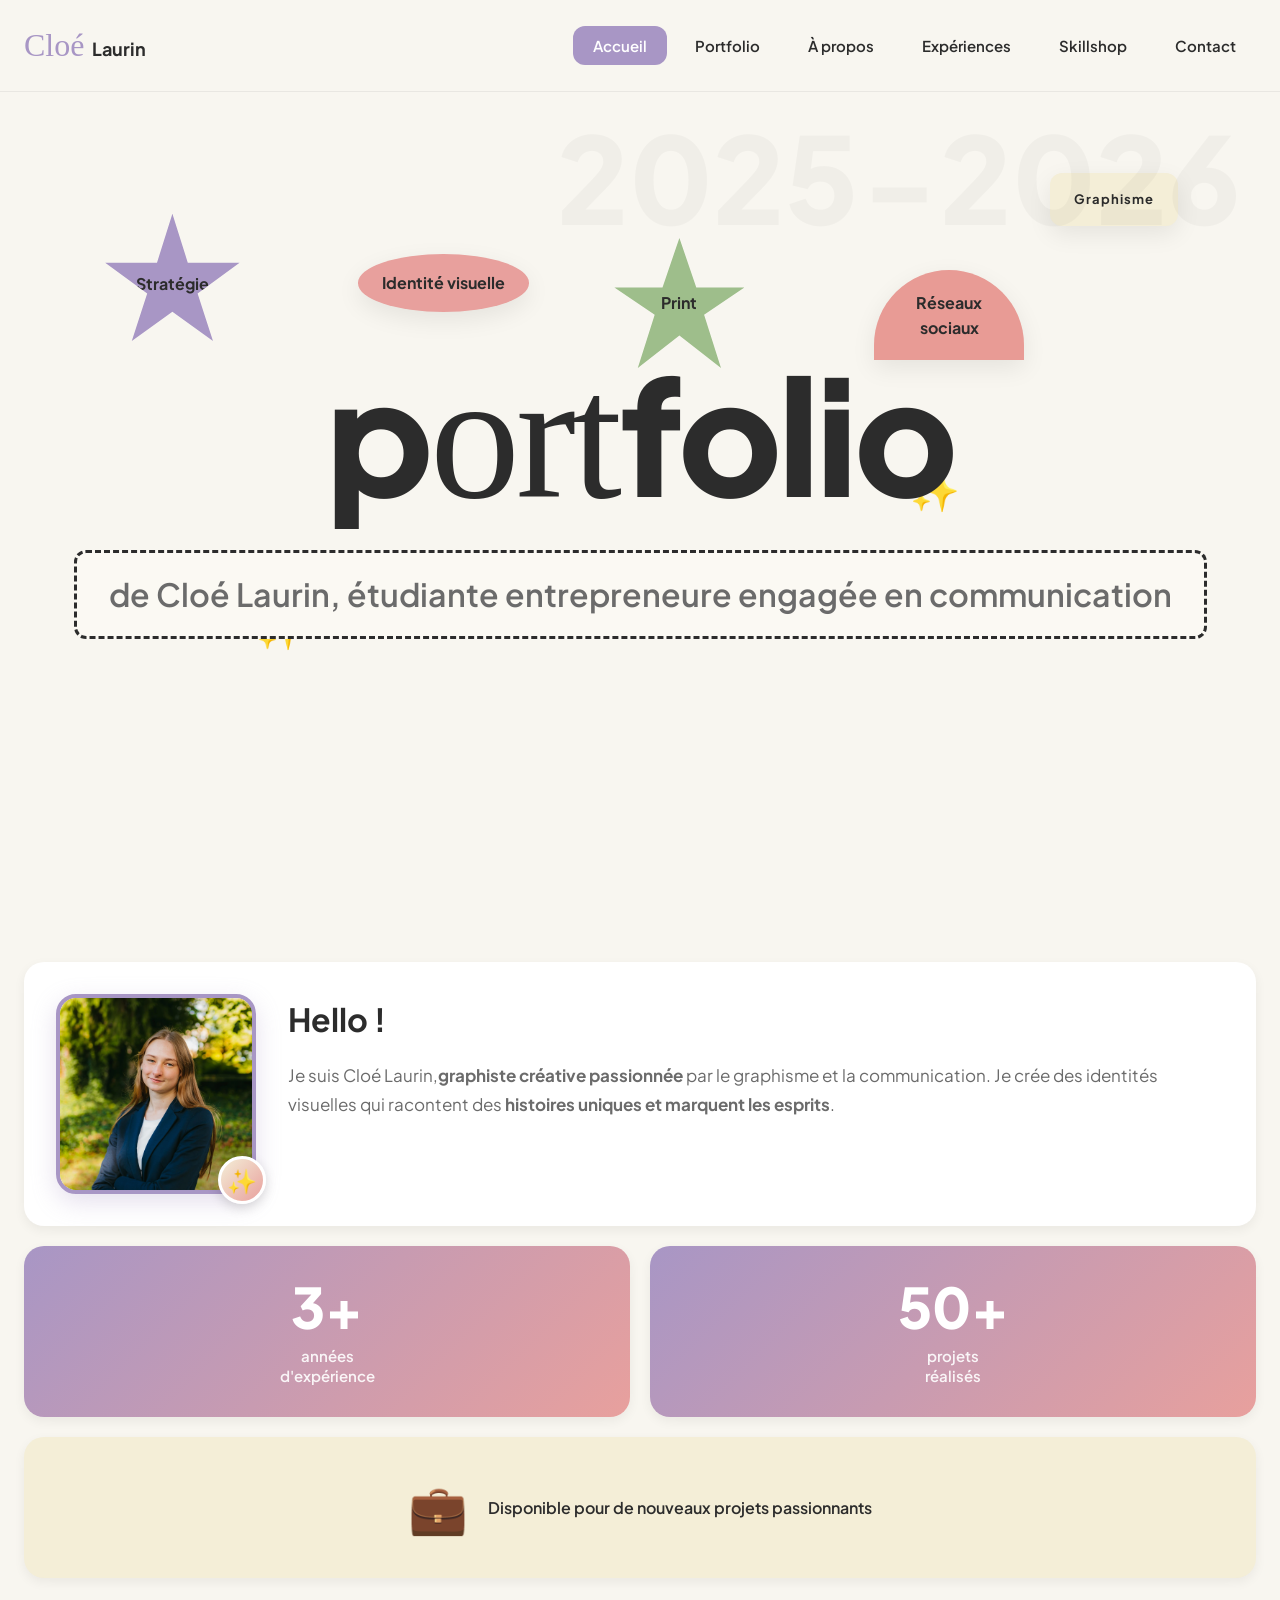
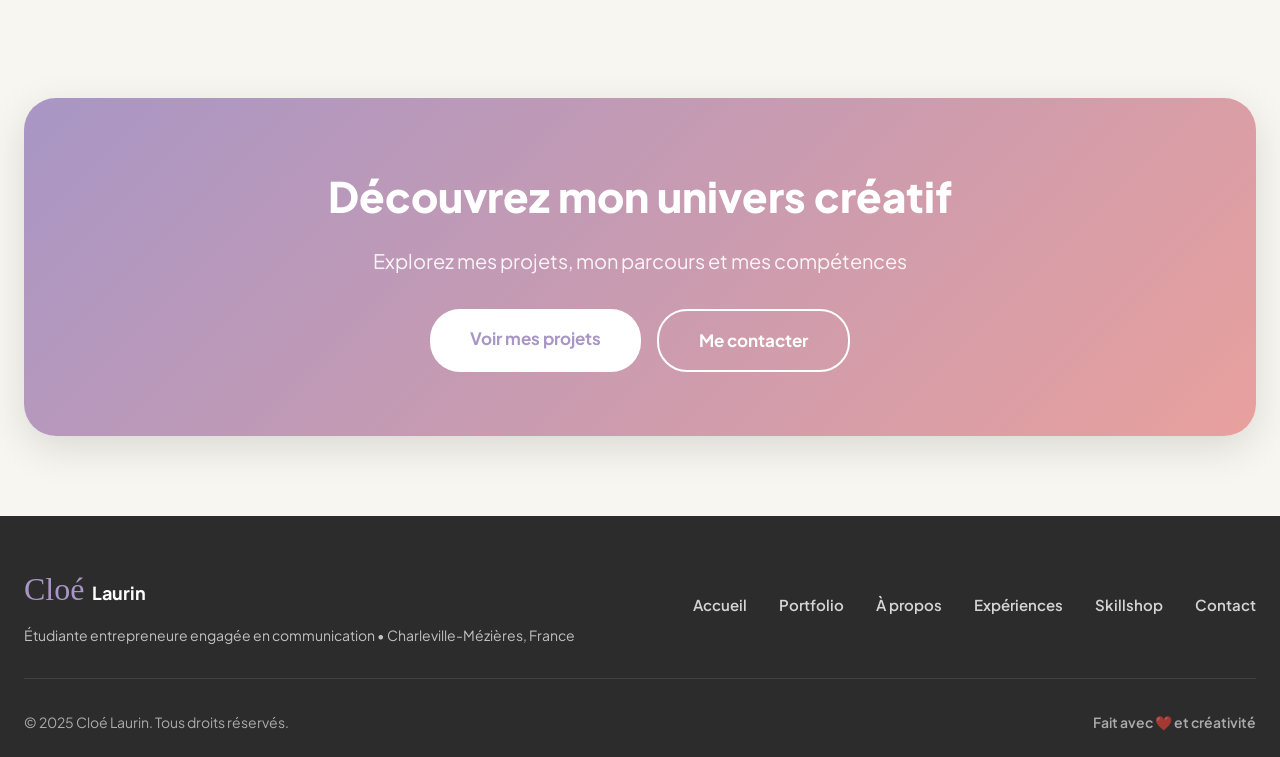
<file: index.html>
<!DOCTYPE html>
<html lang="fr">
<head>
    <meta charset="UTF-8">
    <meta name="viewport" content="width=device-width, initial-scale=1.0">

     <!-- Google Tag Manager -->
<script>(function(w,d,s,l,i){w[l]=w[l]||[];w[l].push({'gtm.start':
new Date().getTime(),event:'gtm.js'});var f=d.getElementsByTagName(s)[0],
j=d.createElement(s),dl=l!='dataLayer'?'&l='+l:'';j.async=true;j.src=
'https://www.googletagmanager.com/gtm.js?id='+i+dl;f.parentNode.insertBefore(j,f);
})(window,document,'script','dataLayer','GTM-WMP7Q8S6');</script>
<!-- End Google Tag Manager -->
    
    <title>Accueil — Cloé Laurin | Graphiste Créative & Développeuse</title>
    <meta name="description" content="Bienvenue sur le portfolio de Cloé Laurin, étudiante entrepreneure en communication et graphiste créative à Charleville-Mézières. Découvrez mes projets !">
    <meta name="author" content="Cloé Laurin">
    <meta name="keywords" content="portfolio, Cloé Laurin, graphiste, communication, création web, Charleville-Mézières">
    
    <link rel="icon" href="assets/favicon.ico" type="image/x-icon">
    <link rel="apple-touch-icon" href="assets/icon-192.png">

    <meta property="og:type" content="website">
    <meta property="og:url" content="https://cloelrn.github.io/portfolio/index.html">
    <meta property="og:title" content="Portfolio de Cloé Laurin">
    <meta property="og:description" content="Découvrez mes projets en design et communication !">
    <meta property="og:image" content="https://cloelrn.github.io/portfolio/assets/image-partage.jpg"> <meta name="twitter:card" content="summary_large_image">
    <meta name="twitter:site" content="@TonPseudoX"> <meta name="twitter:title" content="Portfolio de Cloé Laurin">
    <meta name="twitter:description" content="Découvrez mes projets en design et communication !">
    <meta name="twitter:image" content="https://cloelrn.github.io/portfolio/assets/image-partage.jpg">

    <link rel="preconnect" href="https://fonts.googleapis.com">
    <link rel="preconnect" href="https://fonts.gstatic.com" crossorigin>
    <link href="https://fonts.googleapis.com/css2?family=Playlist+Script&family=Plus+Jakarta+Sans:wght@400;500;600;700;800&display=swap" rel="stylesheet">
    <link rel="stylesheet" href="portfolio.css">
    
    <link rel="manifest" href="manifest.json">
    
</head>
<body>

    <!-- Google Tag Manager (noscript) -->
<noscript><iframe src="https://www.googletagmanager.com/ns.html?id=GTM-WMP7Q8S6"
height="0" width="0" style="display:none;visibility:hidden"></iframe></noscript>
<!-- End Google Tag Manager (noscript) -->
    <div class="year-float">2025-2026</div>

   
    <nav class="nav-bento">
        <div class="nav-container">
            <a href="index.html" class="nav-logo">
                <span class="logo-script">Cloé</span>
                <span class="logo-sans">Laurin</span>
            </a>
            
            <button class="menu-burger" aria-label="Menu" aria-expanded="false">
                <span class="burger-line"></span>
                <span class="burger-line"></span>
                <span class="burger-line"></span>
            </button>
            
            <ul class="nav-menu">
                <li><a href="index.html" class="nav-link active">Accueil</a></li>
                <li><a href="portfolio.html" class="nav-link">Portfolio</a></li>
                <li><a href="apropos.html" class="nav-link">À propos</a></li>
                <li><a href="experiences.html" class="nav-link">Expériences</a></li>
                <li><a href="skillshop.html" class="nav-link">Skillshop</a></li>
                <li><a href="contact.html" class="nav-link">Contact</a></li>
            </ul>
        </div>
    </nav>

   
    <section class="hero-bento">
        <div class="container-bento">
           
            <div class="badge-container">
                <div class="badge badge-star badge-purple">
                    <span>Stratégie</span>
                </div>
                <div class="badge badge-oval badge-pink">
                    <span>Identité visuelle</span>
                </div>
                <div class="badge badge-burst badge-green">
                    <span>Print</span>
                </div>
                <div class="badge badge-semicircle badge-coral">
                    <span>Réseaux <br> sociaux</span>
                </div>
                <div class="badge badge-rect badge-yellow">
                    <span>Graphisme</span>
                </div>
            </div>

           
            <div class="hero-title-wrapper">
                <h1 class="hero-title">
                    <span class="title-part">p</span><span class="title-art">ort</span><span class="title-part">folio</span>
                </h1>
                <div class="hero-name">
                    <div class="name-box">de Cloé Laurin, étudiante entrepreneure engagée en communication</div>
                </div>
            </div>

            <div class="sparkle sparkle-1">✨</div>
            <div class="sparkle sparkle-2">✨</div>
        </div>
    </section>

   
    <section class="intro-section">
        <div class="container-bento">
            <div class="intro-bento-grid">
                <div class="intro-card card-main">
                    <div class="intro-content">
                        <div class="intro-photo">
                            <div class="photo-wrapper">
                                <img src="Cloe Laurin.webp" alt="Cloé Laurin">
                                <div class="photo-badge">✨</div>
                            </div>
                        </div>
                        
                        <div class="intro-text">
                            <h2>Hello !</h2>
                             <p>Je suis Cloé Laurin,<strong>graphiste créative passionnée </strong>par le graphisme et la communication. Je crée des identités visuelles qui racontent des <strong>histoires uniques et marquent les esprits</strong>.</p>
                        </div>
                    </div>
                </div>
                
                <div class="intro-card card-stats">
                    <div class="stat-item">
                        <div class="stat-number">3+</div>
                        <div class="stat-label">années<br>d'expérience</div>
                    </div>
                </div>
                
                <div class="intro-card card-stats">
                    <div class="stat-item">
                        <div class="stat-number">50+</div>
                        <div class="stat-label">projets<br>réalisés</div>
                    </div>
                </div>
                
                <div class="intro-card card-highlight">
                    <div class="highlight-icon">💼</div>
                    <p>Disponible pour de nouveaux projets passionnants</p>
                </div>
            </div>
        </div>
    </section>

    
    <section class="cta-section">
        <div class="container-bento">
            <div class="cta-card">
                <h2>Découvrez mon univers créatif</h2>
                <p>Explorez mes projets, mon parcours et mes compétences</p>
                <div class="cta-buttons">
                    <a href="portfolio.html" class="btn-primary">Voir mes projets</a>
                    <a href="contact.html" class="btn-secondary">Me contacter</a>
                </div>
            </div>
        </div>
    </section>

   
    <footer class="footer-bento">
        <div class="container-bento">
            <div class="footer-content">
                <div class="footer-left">
                    <div class="footer-logo">
                        <span class="logo-script">Cloé</span>
                        <span class="logo-sans">Laurin</span>
                    </div>
                    <p class="footer-tagline">Étudiante entrepreneure engagée en communication • Charleville-Mézières, France</p>
                </div>
                
                <div class="footer-links">
                    <a href="index.html">Accueil</a>
                    <a href="portfolio.html">Portfolio</a>
                    <a href="apropos.html">À propos</a>
                    <a href="experiences.html">Expériences</a>
                    <a href="skillshop.html">Skillshop</a>
                    <a href="contact.html">Contact</a>
                </div>
            </div>
            
            <div class="footer-bottom">
                <p>&copy; 2025 Cloé Laurin. Tous droits réservés.</p>
                <p class="footer-love">Fait avec ❤️ et créativité</p>
            </div>
        </div>
    </footer>

    <script src="portfolio.css"></script>

    <script>
  if ('serviceWorker' in navigator) {
    window.addEventListener('load', () => {
      navigator.serviceWorker.register('/portfolio/sw.js')
        .then(registration => {
          console.log('ServiceWorker enregistré avec succès:', registration.scope);
        })
        .catch(error => {
          console.log('L\'enregistrement du ServiceWorker a échoué:', error);
        });
    });
  }
</script>
</body>
</html>
</file>
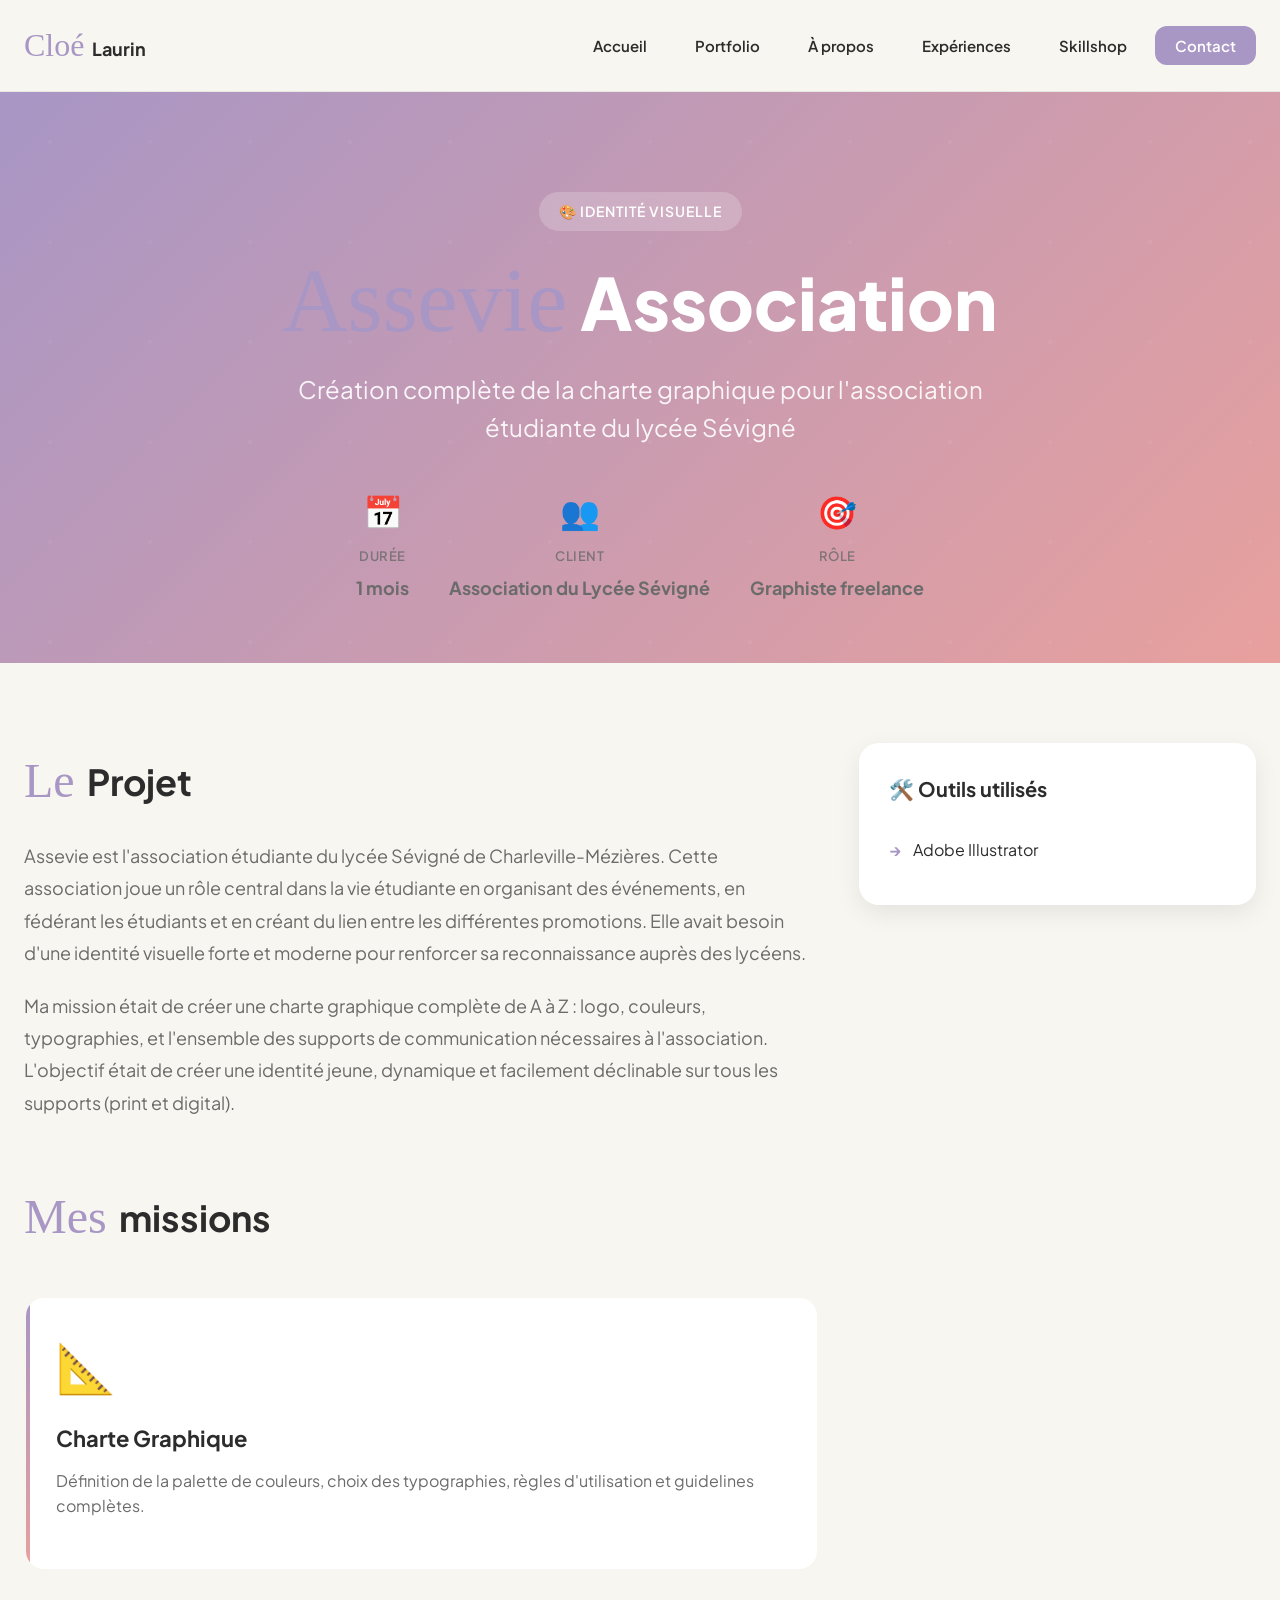
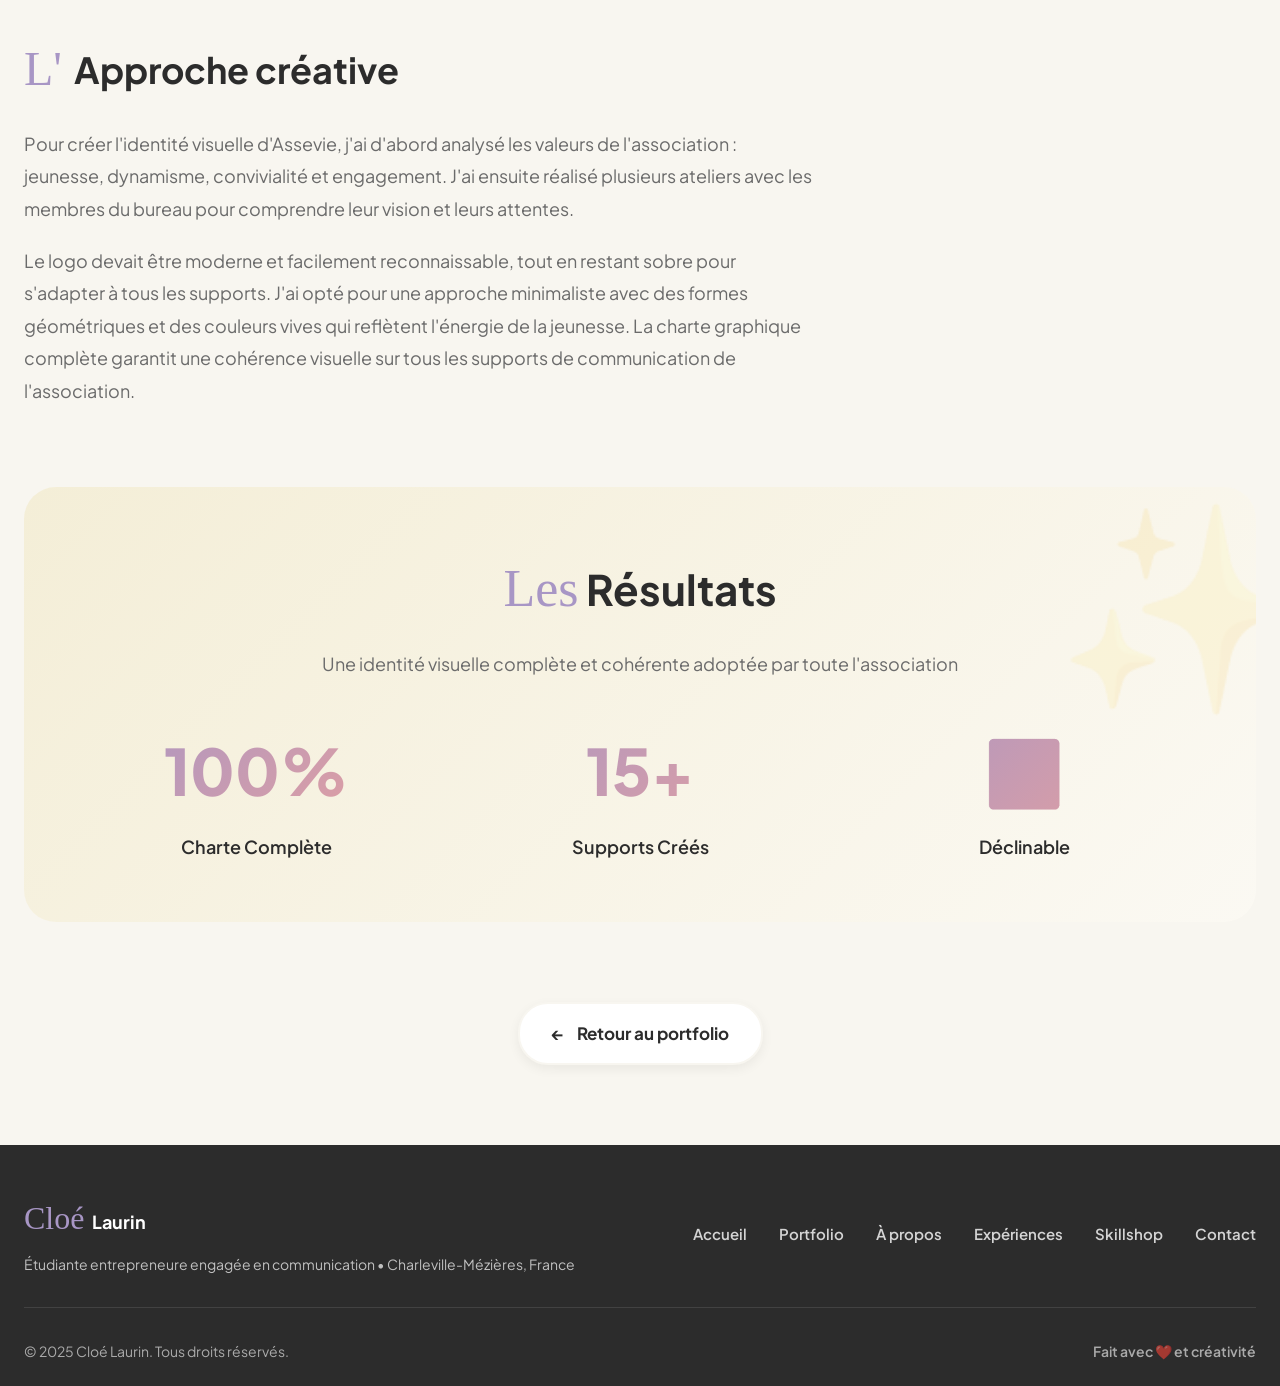
<file: assevie.html>
<!DOCTYPE html>
<html lang="fr">
<head>
    <meta charset="UTF-8">
    <meta name="viewport" content="width=device-width, initial-scale=1.0">

     <!-- Google Tag Manager -->
<script>(function(w,d,s,l,i){w[l]=w[l]||[];w[l].push({'gtm.start':
new Date().getTime(),event:'gtm.js'});var f=d.getElementsByTagName(s)[0],
j=d.createElement(s),dl=l!='dataLayer'?'&l='+l:'';j.async=true;j.src=
'https://www.googletagmanager.com/gtm.js?id='+i+dl;f.parentNode.insertBefore(j,f);
})(window,document,'script','dataLayer','GTM-WMP7Q8S6');</script>
<!-- End Google Tag Manager -->
    
    <title>Accueil — Cloé Laurin | Graphiste Créative & Développeuse</title>
    <meta name="description" content="Bienvenue sur le portfolio de Cloé Laurin, étudiante entrepreneure en communication et graphiste créative à Charleville-Mézières. Découvrez mes projets !">
    <meta name="author" content="Cloé Laurin">
    <meta name="keywords" content="portfolio, Cloé Laurin, graphiste, communication, création web, Charleville-Mézières">
    
    <link rel="icon" href="assets/favicon.ico" type="image/x-icon">
    <link rel="apple-touch-icon" href="assets/icon-192.png">

    <meta property="og:type" content="website">
    <meta property="og:url" content="https://cloelrn.github.io/portfolio/index.html">
    <meta property="og:title" content="Portfolio de Cloé Laurin">
    <meta property="og:description" content="Découvrez mes projets en design et communication !">
    <meta property="og:image" content="https://cloelrn.github.io/portfolio/assets/image-partage.jpg"> <meta name="twitter:card" content="summary_large_image">
    <meta name="twitter:site" content="@TonPseudoX"> <meta name="twitter:title" content="Portfolio de Cloé Laurin">
    <meta name="twitter:description" content="Découvrez mes projets en design et communication !">
    <meta name="twitter:image" content="https://cloelrn.github.io/portfolio/assets/image-partage.jpg">

    <link rel="preconnect" href="https://fonts.googleapis.com">
    <link rel="preconnect" href="https://fonts.gstatic.com" crossorigin>
    <link href="https://fonts.googleapis.com/css2?family=Playlist+Script&family=Plus+Jakarta+Sans:wght@400;500;600;700;800&display=swap" rel="stylesheet">
    <link rel="stylesheet" href="portfolio.css">
    
    <link rel="manifest" href="manifest.json">
    
    <style>
        .project-hero {
            background: linear-gradient(135deg, var(--purple) 0%, var(--pink) 100%);
            padding: 100px 0 60px;
            position: relative;
            overflow: hidden;
        }

        .project-hero::before {
            content: '';
            position: absolute;
            top: 0;
            left: 0;
            right: 0;
            bottom: 0;
            background: url('data:image/svg+xml,<svg width="100" height="100" xmlns="http://www.w3.org/2000/svg"><circle cx="50" cy="50" r="2" fill="rgba(255,255,255,0.1)"/></svg>');
            opacity: 0.5;
        }

        .project-header {
            position: relative;
            z-index: 2;
            text-align: center;
            color: var(--white);
        }

        .project-category {
            display: inline-block;
            padding: 8px 20px;
            background: rgba(255, 255, 255, 0.2);
            border-radius: 20px;
            font-size: 14px;
            font-weight: 600;
            text-transform: uppercase;
            letter-spacing: 1px;
            margin-bottom: 20px;
            backdrop-filter: blur(10px);
        }

        .project-title {
            font-size: 72px;
            font-weight: 800;
            margin-bottom: 20px;
            line-height: 1.1;
        }

        .project-title .title-script {
            font-family: var(--font-script);
            font-size: 90px;
        }

        .project-subtitle {
            font-size: 24px;
            opacity: 0.9;
            max-width: 700px;
            margin: 0 auto;
        }

        .project-meta {
            display: flex;
            justify-content: center;
            gap: 40px;
            margin-top: 40px;
            flex-wrap: wrap;
        }

        .meta-item {
            display: flex;
            flex-direction: column;
            align-items: center;
            gap: 8px;
        }

        .meta-icon {
            font-size: 32px;
        }

        .meta-label {
            font-size: 13px;
            opacity: 0.8;
            text-transform: uppercase;
            letter-spacing: 0.5px;
        }

        .meta-value {
            font-size: 18px;
            font-weight: 700;
        }


        .project-content {
            padding: 80px 0;
        }

        .content-grid {
            display: grid;
            grid-template-columns: 2fr 1fr;
            gap: 40px;
            margin-bottom: 60px;
        }

        .content-main h2 {
            font-size: 36px;
            font-weight: 700;
            margin-bottom: 20px;
            display: flex;
            align-items: center;
            gap: 12px;
        }

        .content-main h2 .title-script {
            font-family: var(--font-script);
            font-size: 48px;
            color: var(--purple);
        }

        .content-main p {
            font-size: 18px;
            line-height: 1.8;
            color: var(--gray);
            margin-bottom: 20px;
        }

        .content-sidebar {
            position: sticky;
            top: 100px;
            height: fit-content;
        }

        .info-box {
            background: var(--white);
            border-radius: 20px;
            padding: 30px;
            box-shadow: var(--shadow-md);
            margin-bottom: 20px;
        }

        .info-box h3 {
            font-size: 20px;
            font-weight: 700;
            margin-bottom: 20px;
            display: flex;
            align-items: center;
            gap: 10px;
        }

        .info-list {
            list-style: none;
        }

        .info-list li {
            padding: 12px 0;
            border-bottom: 1px solid rgba(0, 0, 0, 0.05);
            display: flex;
            align-items: center;
            gap: 12px;
            font-size: 16px;
        }

        .info-list li:last-child {
            border-bottom: none;
        }

        .info-list li::before {
            content: '→';
            color: var(--purple);
            font-weight: 700;
        }

        .tag-cloud {
            display: flex;
            flex-wrap: wrap;
            gap: 10px;
        }

        .tag {
            padding: 8px 16px;
            background: linear-gradient(135deg, var(--yellow) 0%, var(--cream) 100%);
            border-radius: 20px;
            font-size: 14px;
            font-weight: 600;
            border: 2px solid var(--beige);
            transition: 0.3s;
        }

        .tag:hover {
            background: linear-gradient(135deg, var(--purple) 0%, var(--pink) 100%);
            color: var(--white);
            transform: scale(1.05);
        }

        .missions-grid {
            display: grid;
            grid-template-columns: repeat(auto-fit, minmax(300px, 1fr));
            gap: 24px;
            margin: 40px 0;
        }

        .mission-card {
            background: var(--white);
            border-radius: 20px;
            padding: 30px;
            border: 2px solid var(--beige);
            transition: 0.3s;
            position: relative;
            overflow: hidden;
        }

        .mission-card::before {
            content: '';
            position: absolute;
            top: 0;
            left: 0;
            width: 4px;
            height: 100%;
            background: linear-gradient(135deg, var(--purple) 0%, var(--pink) 100%);
        }

        .mission-card:hover {
            transform: translateY(-5px);
            box-shadow: var(--shadow-lg);
        }

        .mission-icon {
            font-size: 48px;
            margin-bottom: 16px;
            display: block;
        }

        .mission-card h3 {
            font-size: 22px;
            font-weight: 700;
            margin-bottom: 12px;
        }

        .mission-card p {
            font-size: 16px;
            color: var(--gray);
            line-height: 1.6;
        }


        .results-section {
            background: linear-gradient(135deg, var(--yellow) 0%, var(--cream) 100%);
            border-radius: 32px;
            padding: 60px;
            margin: 60px 0;
            position: relative;
            overflow: hidden;
        }

        .results-section::before {
            content: '✨';
            position: absolute;
            font-size: 200px;
            top: -50px;
            right: -50px;
            opacity: 0.1;
        }

        .results-grid {
            display: grid;
            grid-template-columns: repeat(auto-fit, minmax(200px, 1fr));
            gap: 40px;
            margin-top: 40px;
        }

        .result-item {
            text-align: center;
        }

        .result-number {
            font-size: 64px;
            font-weight: 800;
            background: linear-gradient(135deg, var(--purple) 0%, var(--pink) 100%);
            -webkit-background-clip: text;
            -webkit-text-fill-color: transparent;
            background-clip: text;
            margin-bottom: 12px;
        }

        .result-label {
            font-size: 18px;
            font-weight: 600;
            color: var(--black);
        }

      
        .project-nav {
            display: flex;
            justify-content: center;
            gap: 20px;
            margin-top: 80px;
            flex-wrap: wrap;
        }

        .btn-back {
            display: inline-flex;
            align-items: center;
            gap: 12px;
            padding: 16px 32px;
            background: var(--white);
            color: var(--black);
            text-decoration: none;
            border-radius: 30px;
            font-size: 17px;
            font-weight: 700;
            transition: 0.3s;
            box-shadow: var(--shadow-sm);
            border: 2px solid var(--beige);
        }

        .btn-back:hover {
            transform: translateY(-2px);
            box-shadow: var(--shadow-md);
            background: var(--purple);
            color: var(--white);
        }

        @media (max-width: 1024px) {
            .content-grid {
                grid-template-columns: 1fr;
            }

            .content-sidebar {
                position: static;
            }
        }

        @media (max-width: 768px) {
            .project-title {
                font-size: 48px;
            }

            .project-title .title-script {
                font-size: 56px;
            }

            .project-subtitle {
                font-size: 18px;
            }

            .results-section {
                padding: 40px 24px;
            }

            .missions-grid {
                grid-template-columns: 1fr;
            }
        }
    </style>
</head>
<body class="page-project">

    <!-- Google Tag Manager (noscript) -->
<noscript><iframe src="https://www.googletagmanager.com/ns.html?id=GTM-WMP7Q8S6"
height="0" width="0" style="display:none;visibility:hidden"></iframe></noscript>
<!-- End Google Tag Manager (noscript) -->

    <nav class="nav-bento">
        <div class="nav-container">
            <a href="index.html" class="nav-logo">
                <span class="logo-script">Cloé</span>
                <span class="logo-sans">Laurin</span>
            </a>
            
            <button class="menu-burger" aria-label="Menu" aria-expanded="false">
                <span class="burger-line"></span>
                <span class="burger-line"></span>
                <span class="burger-line"></span>
            </button>
            
            <ul class="nav-menu">
                <li><a href="index.html" class="nav-link">Accueil</a></li>
                <li><a href="portfolio.html" class="nav-link">Portfolio</a></li>
                <li><a href="apropos.html" class="nav-link">À propos</a></li>
                <li><a href="experiences.html" class="nav-link">Expériences</a></li>
                <li><a href="skillshop.html" class="nav-link">Skillshop</a></li>
                <li><a href="contact.html" class="nav-link active">Contact</a></li>
            </ul>
        </div>
    </nav>

    <section class="project-hero">
        <div class="container-bento">
            <div class="project-header">
                <div class="project-category">🎨 Identité visuelle</div>
                <h1 class="project-title">
                    <span class="title-script">Assevie</span> Association
                </h1>
                <p class="project-subtitle">
                    Création complète de la charte graphique pour l'association étudiante du lycée Sévigné
                </p>
                
                <div class="project-meta">
                    <div class="meta-item">
                        <div class="meta-icon">📅</div>
                        <div class="meta-label">Durée</div>
                        <div class="meta-value">1 mois</div>
                    </div>
                    <div class="meta-item">
                        <div class="meta-icon">👥</div>
                        <div class="meta-label">Client</div>
                        <div class="meta-value">Association du Lycée Sévigné</div>
                    </div>
                    <div class="meta-item">
                        <div class="meta-icon">🎯</div>
                        <div class="meta-label">Rôle</div>
                        <div class="meta-value">Graphiste freelance</div>
                    </div>
                </div>
            </div>
        </div>
    </section>

    <section class="project-content">
        <div class="container-bento">
            <div class="content-grid">
 
                <div class="content-main">
                    <h2>
                        <span class="title-script">Le</span> Projet
                    </h2>
                    <p>
                        Assevie est l'association étudiante du lycée Sévigné de Charleville-Mézières. Cette association joue un rôle central dans la vie étudiante en organisant des événements, en fédérant les étudiants et en créant du lien entre les différentes promotions. Elle avait besoin d'une identité visuelle forte et moderne pour renforcer sa reconnaissance auprès des lycéens.
                    </p>
                    <p>
                        Ma mission était de créer une charte graphique complète de A à Z : logo, couleurs, typographies, et l'ensemble des supports de communication nécessaires à l'association. L'objectif était de créer une identité jeune, dynamique et facilement déclinable sur tous les supports (print et digital).
                    </p>

                    <h2 style="margin-top: 60px;">
                        <span class="title-script">Mes</span> missions
                    </h2>
                    
                    <div class="missions-grid">
                        
                        <div class="mission-card">
                            <span class="mission-icon">📐</span>
                            <h3>Charte Graphique</h3>
                            <p>Définition de la palette de couleurs, choix des typographies, règles d'utilisation et guidelines complètes.</p>
                        </div>
                    </div>

                    <h2 style="margin-top: 60px;">
                        <span class="title-script">L'</span>Approche créative
                    </h2>
                    <p>
                        Pour créer l'identité visuelle d'Assevie, j'ai d'abord analysé les valeurs de l'association : jeunesse, dynamisme, convivialité et engagement. J'ai ensuite réalisé plusieurs ateliers avec les membres du bureau pour comprendre leur vision et leurs attentes.
                    </p>
                    <p>
                        Le logo devait être moderne et facilement reconnaissable, tout en restant sobre pour s'adapter à tous les supports. J'ai opté pour une approche minimaliste avec des formes géométriques et des couleurs vives qui reflètent l'énergie de la jeunesse. La charte graphique complète garantit une cohérence visuelle sur tous les supports de communication de l'association.
                    </p>
                </div>

                <div class="content-sidebar">
                    <div class="info-box">
                        <h3>🛠️ Outils utilisés</h3>
                        <ul class="info-list">
                            <li>Adobe Illustrator</li>
                        </ul>
                    </div>
                </div>
            </div>

            <div class="results-section">
                <h2 style="text-align: center; font-size: 42px; margin-bottom: 20px;">
                    <span class="title-script" style="font-size: 52px; color: var(--purple);">Les</span> Résultats
                </h2>
                <p style="text-align: center; font-size: 18px; color: var(--gray); max-width: 700px; margin: 0 auto;">
                    Une identité visuelle complète et cohérente adoptée par toute l'association
                </p>
                
                <div class="results-grid">
                    <div class="result-item">
                        <div class="result-number">100%</div>
                        <div class="result-label">Charte Complète</div>
                    </div>
                    <div class="result-item">
                        <div class="result-number">15+</div>
                        <div class="result-label">Supports Créés</div>
                    </div>
                    <div class="result-item">
                        <div class="result-number">♾️</div>
                        <div class="result-label">Déclinable</div>
                    </div>
                </div>
            </div>

            <div class="project-nav">
                <a href="portfolio.html" class="btn-back">
                    <span>←</span>
                    <span>Retour au portfolio</span>
                </a>
            </div>
        </div>
    </section>

    <footer class="footer-bento">
        <div class="container-bento">
            <div class="footer-content">
                <div class="footer-left">
                    <div class="footer-logo">
                        <span class="logo-script">Cloé</span>
                        <span class="logo-sans">Laurin</span>
                    </div>
                    <p class="footer-tagline">Étudiante entrepreneure engagée en communication • Charleville-Mézières, France</p>
                </div>
                
                <div class="footer-links">
                    <a href="index.html">Accueil</a>
                    <a href="portfolio.html">Portfolio</a>
                    <a href="apropos.html">À propos</a>
                    <a href="experiences.html">Expériences</a>
                    <a href="skillshop.html">Skillshop</a>
                    <a href="contact.html">Contact</a>
                </div>
            </div>
            
            <div class="footer-bottom">
                <p>&copy; 2025 Cloé Laurin. Tous droits réservés.</p>
                <p class="footer-love">Fait avec ❤️ et créativité</p>
            </div>
        </div>
    </footer>

    <script src="portfolio.js"></script>
</body>
</html>
</file>
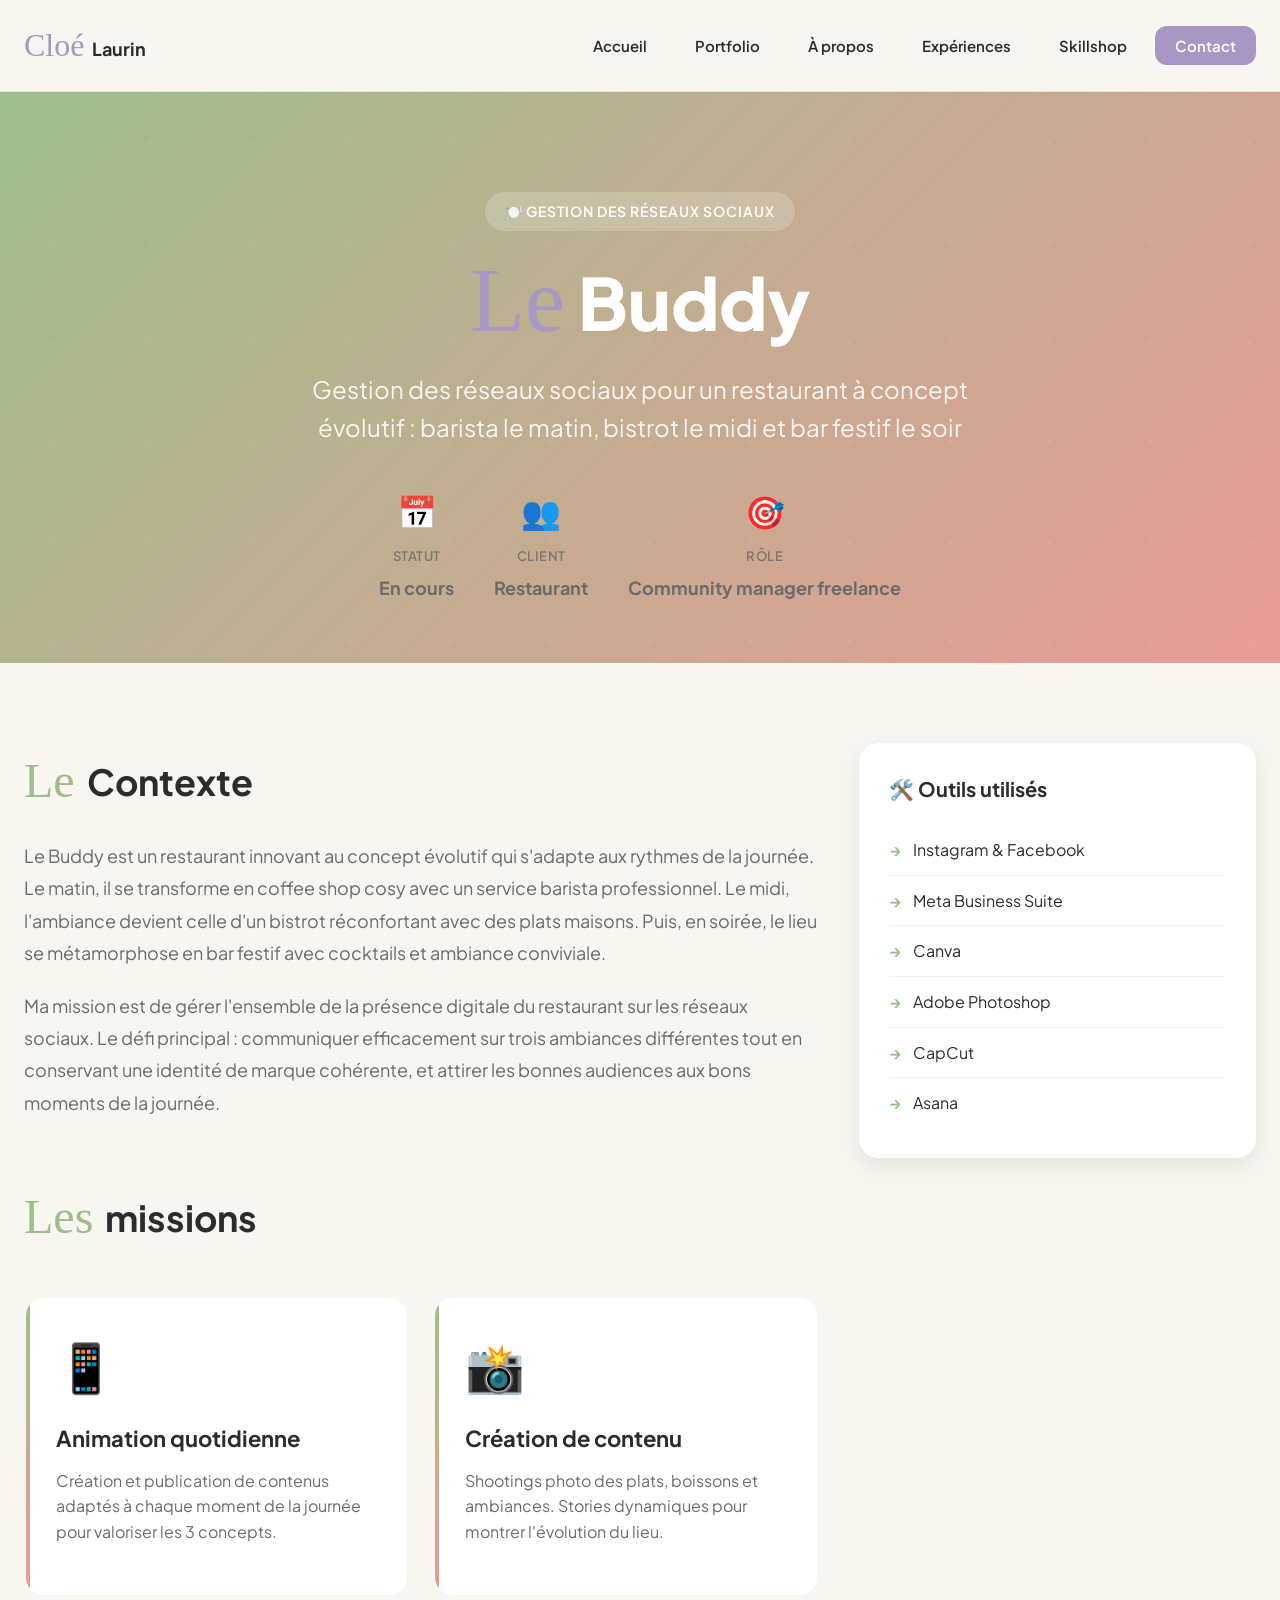
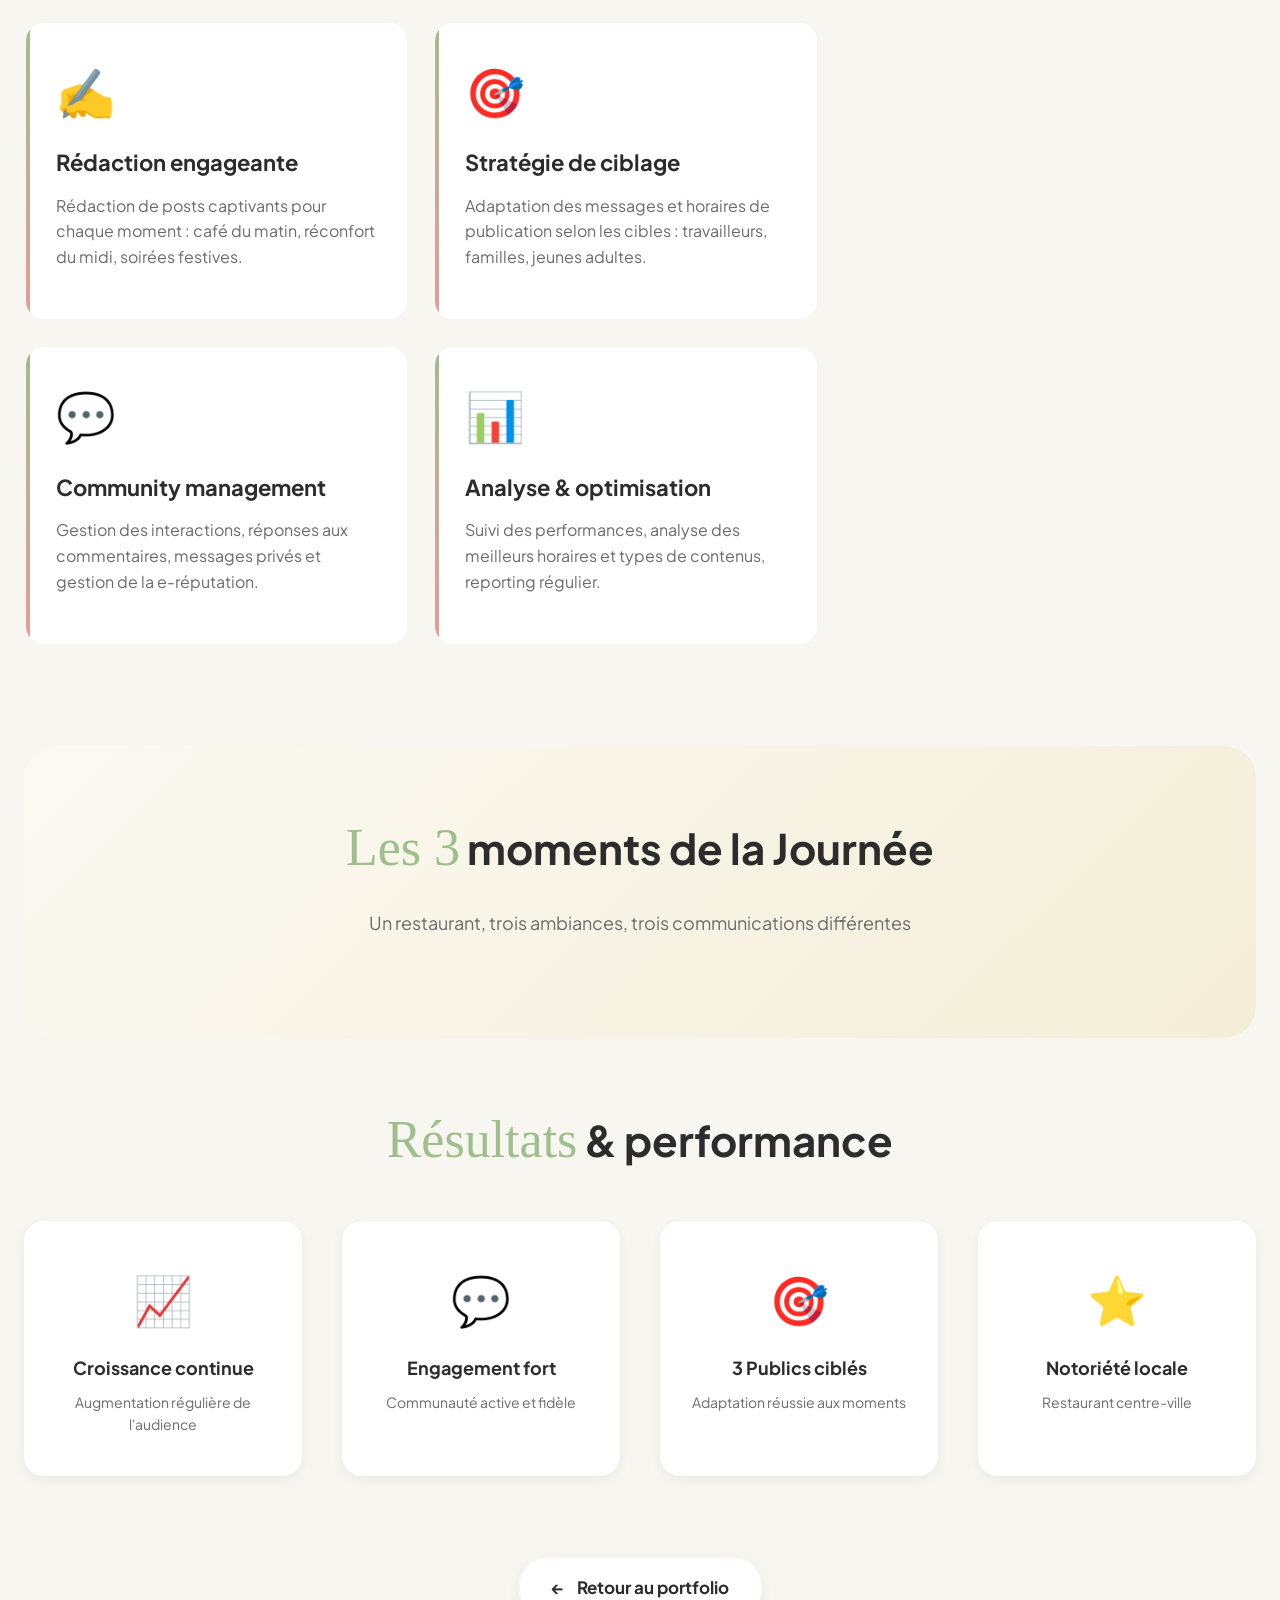
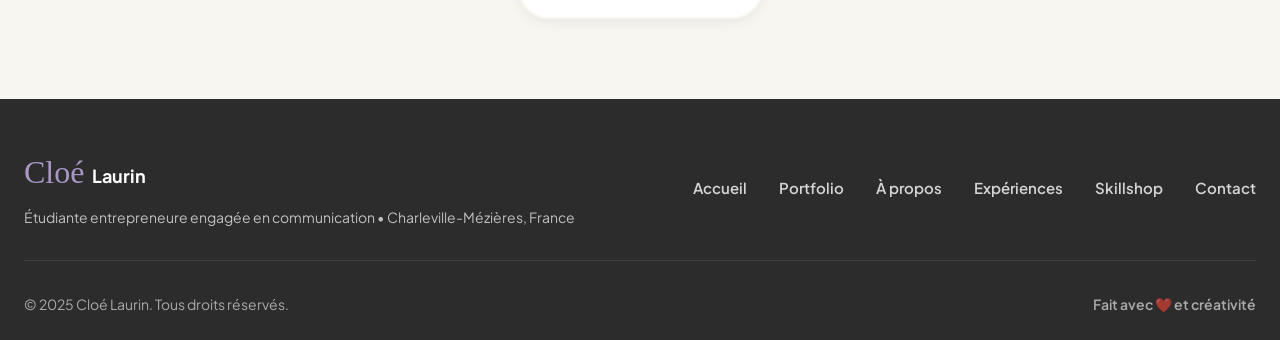
<file: buddy.html>
<!DOCTYPE html>
<html lang="fr">
<head>
    <meta charset="UTF-8">
    <meta name="viewport" content="width=device-width, initial-scale=1.0">

     <!-- Google Tag Manager -->
<script>(function(w,d,s,l,i){w[l]=w[l]||[];w[l].push({'gtm.start':
new Date().getTime(),event:'gtm.js'});var f=d.getElementsByTagName(s)[0],
j=d.createElement(s),dl=l!='dataLayer'?'&l='+l:'';j.async=true;j.src=
'https://www.googletagmanager.com/gtm.js?id='+i+dl;f.parentNode.insertBefore(j,f);
})(window,document,'script','dataLayer','GTM-WMP7Q8S6');</script>
<!-- End Google Tag Manager -->
    
    <title>Accueil — Cloé Laurin | Graphiste Créative & Développeuse</title>
    <meta name="description" content="Bienvenue sur le portfolio de Cloé Laurin, étudiante entrepreneure en communication et graphiste créative à Charleville-Mézières. Découvrez mes projets !">
    <meta name="author" content="Cloé Laurin">
    <meta name="keywords" content="portfolio, Cloé Laurin, graphiste, communication, création web, Charleville-Mézières">
    
    <link rel="icon" href="assets/favicon.ico" type="image/x-icon">
    <link rel="apple-touch-icon" href="assets/icon-192.png">

    <meta property="og:type" content="website">
    <meta property="og:url" content="https://cloelrn.github.io/portfolio/index.html">
    <meta property="og:title" content="Portfolio de Cloé Laurin">
    <meta property="og:description" content="Découvrez mes projets en design et communication !">
    <meta property="og:image" content="https://cloelrn.github.io/portfolio/assets/image-partage.jpg"> <meta name="twitter:card" content="summary_large_image">
    <meta name="twitter:site" content="@TonPseudoX"> <meta name="twitter:title" content="Portfolio de Cloé Laurin">
    <meta name="twitter:description" content="Découvrez mes projets en design et communication !">
    <meta name="twitter:image" content="https://cloelrn.github.io/portfolio/assets/image-partage.jpg">

    <link rel="preconnect" href="https://fonts.googleapis.com">
    <link rel="preconnect" href="https://fonts.gstatic.com" crossorigin>
    <link href="https://fonts.googleapis.com/css2?family=Playlist+Script&family=Plus+Jakarta+Sans:wght@400;500;600;700;800&display=swap" rel="stylesheet">
    <link rel="stylesheet" href="portfolio.css">
    
    <link rel="manifest" href="manifest.json">

    
    <style>
        .project-hero {
            background: linear-gradient(135deg, var(--green) 0%, var(--coral) 100%);
            padding: 100px 0 60px;
            position: relative;
            overflow: hidden;
        }

        .project-hero::before {
            content: '';
            position: absolute;
            top: 0;
            left: 0;
            right: 0;
            bottom: 0;
            background: url('data:image/svg+xml,<svg width="100" height="100" xmlns="http://www.w3.org/2000/svg"><circle cx="50" cy="50" r="2" fill="rgba(255,255,255,0.1)"/></svg>');
            opacity: 0.5;
        }

        .project-header {
            position: relative;
            z-index: 2;
            text-align: center;
            color: var(--white);
        }

        .project-category {
            display: inline-block;
            padding: 8px 20px;
            background: rgba(255, 255, 255, 0.2);
            border-radius: 20px;
            font-size: 14px;
            font-weight: 600;
            text-transform: uppercase;
            letter-spacing: 1px;
            margin-bottom: 20px;
            backdrop-filter: blur(10px);
        }

        .project-title {
            font-size: 72px;
            font-weight: 800;
            margin-bottom: 20px;
            line-height: 1.1;
        }

        .project-title .title-script {
            font-family: var(--font-script);
            font-size: 90px;
        }

        .project-subtitle {
            font-size: 24px;
            opacity: 0.9;
            max-width: 700px;
            margin: 0 auto;
        }

        .project-meta {
            display: flex;
            justify-content: center;
            gap: 40px;
            margin-top: 40px;
            flex-wrap: wrap;
        }

        .meta-item {
            display: flex;
            flex-direction: column;
            align-items: center;
            gap: 8px;
        }

        .meta-icon {
            font-size: 32px;
        }

        .meta-label {
            font-size: 13px;
            opacity: 0.8;
            text-transform: uppercase;
            letter-spacing: 0.5px;
        }

        .meta-value {
            font-size: 18px;
            font-weight: 700;
        }


        .project-content {
            padding: 80px 0;
        }

        .content-grid {
            display: grid;
            grid-template-columns: 2fr 1fr;
            gap: 40px;
            margin-bottom: 60px;
        }

        .content-main h2 {
            font-size: 36px;
            font-weight: 700;
            margin-bottom: 20px;
            display: flex;
            align-items: center;
            gap: 12px;
        }

        .content-main h2 .title-script {
            font-family: var(--font-script);
            font-size: 48px;
            color: var(--green);
        }

        .content-main p {
            font-size: 18px;
            line-height: 1.8;
            color: var(--gray);
            margin-bottom: 20px;
        }

        .content-sidebar {
            position: sticky;
            top: 100px;
            height: fit-content;
        }

        .info-box {
            background: var(--white);
            border-radius: 20px;
            padding: 30px;
            box-shadow: var(--shadow-md);
            margin-bottom: 20px;
        }

        .info-box h3 {
            font-size: 20px;
            font-weight: 700;
            margin-bottom: 20px;
            display: flex;
            align-items: center;
            gap: 10px;
        }

        .info-list {
            list-style: none;
        }

        .info-list li {
            padding: 12px 0;
            border-bottom: 1px solid rgba(0, 0, 0, 0.05);
            display: flex;
            align-items: center;
            gap: 12px;
            font-size: 16px;
        }

        .info-list li:last-child {
            border-bottom: none;
        }

        .info-list li::before {
            content: '→';
            color: var(--green);
            font-weight: 700;
        }

        .tag-cloud {
            display: flex;
            flex-wrap: wrap;
            gap: 10px;
        }

        .tag {
            padding: 8px 16px;
            background: linear-gradient(135deg, var(--yellow) 0%, var(--cream) 100%);
            border-radius: 20px;
            font-size: 14px;
            font-weight: 600;
            border: 2px solid var(--beige);
            transition: 0.3s;
        }

        .tag:hover {
            background: linear-gradient(135deg, var(--green) 0%, var(--coral) 100%);
            color: var(--white);
            transform: scale(1.05);
        }

        .deliverables-grid {
            display: grid;
            grid-template-columns: repeat(auto-fit, minmax(280px, 1fr));
            gap: 24px;
            margin: 40px 0;
        }

        .deliverable-card {
            background: var(--white);
            border-radius: 20px;
            padding: 30px;
            border: 2px solid var(--beige);
            transition: 0.3s;
            position: relative;
            overflow: hidden;
        }

        .deliverable-card::before {
            content: '';
            position: absolute;
            top: 0;
            left: 0;
            width: 4px;
            height: 100%;
            background: linear-gradient(135deg, var(--green) 0%, var(--coral) 100%);
        }

        .deliverable-card:hover {
            transform: translateY(-5px);
            box-shadow: var(--shadow-lg);
        }

        .deliverable-icon {
            font-size: 48px;
            margin-bottom: 16px;
            display: block;
        }

        .deliverable-card h3 {
            font-size: 22px;
            font-weight: 700;
            margin-bottom: 12px;
        }

        .deliverable-card p {
            font-size: 16px;
            color: var(--gray);
            line-height: 1.6;
        }

        .process-section {
            background: linear-gradient(135deg, var(--cream) 0%, var(--yellow) 100%);
            border-radius: 32px;
            padding: 60px;
            margin: 60px 0;
        }

        .process-steps {
            display: grid;
            grid-template-columns: repeat(auto-fit, minmax(250px, 1fr));
            gap: 40px;
            margin-top: 40px;
        }

        .step-item {
            position: relative;
            padding-left: 60px;
        }

        .step-number {
            position: absolute;
            left: 0;
            top: 0;
            width: 48px;
            height: 48px;
            background: linear-gradient(135deg, var(--green) 0%, var(--coral) 100%);
            color: var(--white);
            border-radius: 50%;
            display: flex;
            align-items: center;
            justify-content: center;
            font-size: 24px;
            font-weight: 800;
        }

        .step-item h3 {
            font-size: 20px;
            font-weight: 700;
            margin-bottom: 8px;
        }

        .step-item p {
            color: var(--gray);
            line-height: 1.6;
        }

        .results-section {
            margin: 60px 0;
            text-align: center;
        }

        .results-grid {
            display: grid;
            grid-template-columns: repeat(auto-fit, minmax(200px, 1fr));
            gap: 40px;
            margin-top: 40px;
        }

        .result-item {
            background: var(--white);
            border-radius: 20px;
            padding: 40px 20px;
            box-shadow: var(--shadow-sm);
            transition: 0.3s;
        }

        .result-item:hover {
            transform: translateY(-5px);
            box-shadow: var(--shadow-md);
        }

        .result-icon {
            font-size: 48px;
            margin-bottom: 16px;
        }

        .result-label {
            font-size: 18px;
            font-weight: 700;
            color: var(--black);
        }

        .result-description {
            font-size: 14px;
            color: var(--gray);
            margin-top: 8px;
        }

      
        .project-nav {
            display: flex;
            justify-content: center;
            gap: 20px;
            margin-top: 80px;
            flex-wrap: wrap;
        }

        .btn-back {
            display: inline-flex;
            align-items: center;
            gap: 12px;
            padding: 16px 32px;
            background: var(--white);
            color: var(--black);
            text-decoration: none;
            border-radius: 30px;
            font-size: 17px;
            font-weight: 700;
            transition: 0.3s;
            box-shadow: var(--shadow-sm);
            border: 2px solid var(--beige);
        }

        .btn-back:hover {
            transform: translateY(-2px);
            box-shadow: var(--shadow-md);
            background: var(--green);
            color: var(--white);
        }

        @media (max-width: 1024px) {
            .content-grid {
                grid-template-columns: 1fr;
            }

            .content-sidebar {
                position: static;
            }
        }

        @media (max-width: 768px) {
            .project-title {
                font-size: 48px;
            }

            .project-title .title-script {
                font-size: 56px;
            }

            .project-subtitle {
                font-size: 18px;
            }

            .process-section {
                padding: 40px 24px;
            }

            .process-steps {
                grid-template-columns: 1fr;
            }
        }
    </style>
</head>
<body class="page-project">

    <!-- Google Tag Manager (noscript) -->
<noscript><iframe src="https://www.googletagmanager.com/ns.html?id=GTM-WMP7Q8S6"
height="0" width="0" style="display:none;visibility:hidden"></iframe></noscript>
<!-- End Google Tag Manager (noscript) -->
    <nav class="nav-bento">
        <div class="nav-container">
            <a href="index.html" class="nav-logo">
                <span class="logo-script">Cloé</span>
                <span class="logo-sans">Laurin</span>
            </a>
            
            <button class="menu-burger" aria-label="Menu" aria-expanded="false">
                <span class="burger-line"></span>
                <span class="burger-line"></span>
                <span class="burger-line"></span>
            </button>
            
            <ul class="nav-menu">
                <li><a href="index.html" class="nav-link">Accueil</a></li>
                <li><a href="portfolio.html" class="nav-link">Portfolio</a></li>
                <li><a href="apropos.html" class="nav-link">À propos</a></li>
                <li><a href="experiences.html" class="nav-link">Expériences</a></li>
                <li><a href="skillshop.html" class="nav-link">Skillshop</a></li>
                <li><a href="contact.html" class="nav-link active">Contact</a></li>
            </ul>
        </div>
    </nav>

    <section class="project-hero">
        <div class="container-bento">
            <div class="project-header">
                <div class="project-category">🍽️ Gestion des réseaux sociaux</div>
                <h1 class="project-title">
                    <span class="title-script">Le</span> Buddy
                </h1>
                <p class="project-subtitle">
                    Gestion des réseaux sociaux pour un restaurant à concept évolutif : barista le matin, bistrot le midi et bar festif le soir
                </p>
                
                <div class="project-meta">
                    <div class="meta-item">
                        <div class="meta-icon">📅</div>
                        <div class="meta-label">Statut</div>
                        <div class="meta-value">En cours</div>
                    </div>
                    <div class="meta-item">
                        <div class="meta-icon">👥</div>
                        <div class="meta-label">Client</div>
                        <div class="meta-value">Restaurant</div>
                    </div>
                    <div class="meta-item">
                        <div class="meta-icon">🎯</div>
                        <div class="meta-label">Rôle</div>
                        <div class="meta-value">Community manager freelance</div>
                    </div>
                </div>
            </div>
        </div>
    </section>

    <section class="project-content">
        <div class="container-bento">
            <div class="content-grid">

                <div class="content-main">
                    <h2>
                        <span class="title-script">Le</span> Contexte
                    </h2>
                    <p>
                        Le Buddy est un restaurant innovant au concept évolutif qui s'adapte aux rythmes de la journée. Le matin, il se transforme en coffee shop cosy avec un service barista professionnel. Le midi, l'ambiance devient celle d'un bistrot réconfortant avec des plats maisons. Puis, en soirée, le lieu se métamorphose en bar festif avec cocktails et ambiance conviviale.
                    </p>
                    <p>
                        Ma mission est de gérer l'ensemble de la présence digitale du restaurant sur les réseaux sociaux. Le défi principal : communiquer efficacement sur trois ambiances différentes tout en conservant une identité de marque cohérente, et attirer les bonnes audiences aux bons moments de la journée.
                    </p>

                    <h2 style="margin-top: 60px;">
                        <span class="title-script">Les</span> missions
                    </h2>
                    
                    <div class="deliverables-grid">
                        <div class="deliverable-card">
                            <span class="deliverable-icon">📱</span>
                            <h3>Animation quotidienne</h3>
                            <p>Création et publication de contenus adaptés à chaque moment de la journée pour valoriser les 3 concepts.</p>
                        </div>
                        
                        <div class="deliverable-card">
                            <span class="deliverable-icon">📸</span>
                            <h3>Création de contenu</h3>
                            <p>Shootings photo des plats, boissons et ambiances. Stories dynamiques pour montrer l'évolution du lieu.</p>
                        </div>
                        
                        <div class="deliverable-card">
                            <span class="deliverable-icon">✍️</span>
                            <h3>Rédaction engageante</h3>
                            <p>Rédaction de posts captivants pour chaque moment : café du matin, réconfort du midi, soirées festives.</p>
                        </div>
                        
                        <div class="deliverable-card">
                            <span class="deliverable-icon">🎯</span>
                            <h3>Stratégie de ciblage</h3>
                            <p>Adaptation des messages et horaires de publication selon les cibles : travailleurs, familles, jeunes adultes.</p>
                        </div>
                        
                        <div class="deliverable-card">
                            <span class="deliverable-icon">💬</span>
                            <h3>Community management</h3>
                            <p>Gestion des interactions, réponses aux commentaires, messages privés et gestion de la e-réputation.</p>
                        </div>
                        
                        <div class="deliverable-card">
                            <span class="deliverable-icon">📊</span>
                            <h3>Analyse & optimisation</h3>
                            <p>Suivi des performances, analyse des meilleurs horaires et types de contenus, reporting régulier.</p>
                        </div>
                    </div>
                </div>

                <div class="content-sidebar">
                    <div class="info-box">
                        <h3>🛠️ Outils utilisés</h3>
                        <ul class="info-list">
                            <li>Instagram & Facebook</li>
                            <li>Meta Business Suite</li>
                            <li>Canva</li>
                            <li>Adobe Photoshop</li>
                            <li>CapCut</li>
                            <li>Asana</li>
                        </ul>
                    </div>
                </div>
            </div>

            <div class="process-section">
                <h2 style="text-align: center; font-size: 42px; margin-bottom: 20px;">
                    <span class="title-script" style="font-size: 52px; color: var(--green);">Les 3</span> moments de la Journée
                </h2>
                <p style="text-align: center; color: var(--gray); margin-bottom: 40px; font-size: 18px;">
                    Un restaurant, trois ambiances, trois communications différentes
                </p>
            </div>
            <div class="results-section">
                <h2 style="font-size: 42px; margin-bottom: 40px;">
                    <span class="title-script" style="font-size: 52px; color: var(--green);">Résultats</span> & performance
                </h2>
                
                <div class="results-grid">
                    <div class="result-item">
                        <div class="result-icon">📈</div>
                        <div class="result-label">Croissance continue</div>
                        <div class="result-description">Augmentation régulière de l'audience</div>
                    </div>
                    <div class="result-item">
                        <div class="result-icon">💬</div>
                        <div class="result-label">Engagement fort</div>
                        <div class="result-description">Communauté active et fidèle</div>
                    </div>
                    <div class="result-item">
                        <div class="result-icon">🎯</div>
                        <div class="result-label">3 Publics ciblés</div>
                        <div class="result-description">Adaptation réussie aux moments</div>
                    </div>
                    <div class="result-item">
                        <div class="result-icon">⭐</div>
                        <div class="result-label">Notoriété locale</div>
                        <div class="result-description">Restaurant centre-ville</div>
                    </div>
                </div>
            </div>


            <div class="project-nav">
                <a href="portfolio.html" class="btn-back">
                    <span>←</span>
                    <span>Retour au portfolio</span>
                </a>
            </div>
        </div>
    </section>


    <footer class="footer-bento">
        <div class="container-bento">
            <div class="footer-content">
                <div class="footer-left">
                    <div class="footer-logo">
                        <span class="logo-script">Cloé</span>
                        <span class="logo-sans">Laurin</span>
                    </div>
                    <p class="footer-tagline">Étudiante entrepreneure engagée en communication • Charleville-Mézières, France</p>
                </div>
                
                <div class="footer-links">
                    <a href="index.html">Accueil</a>
                    <a href="portfolio.html">Portfolio</a>
                    <a href="apropos.html">À propos</a>
                    <a href="experiences.html">Expériences</a>
                    <a href="skillshop.html">Skillshop</a>
                    <a href="contact.html">Contact</a>
                </div>
            </div>
            
            <div class="footer-bottom">
                <p>&copy; 2025 Cloé Laurin. Tous droits réservés.</p>
                <p class="footer-love">Fait avec ❤️ et créativité</p>
            </div>
        </div>
    </footer>

    <script src="portfolio.js"></script>
</body>
</html>
</file>
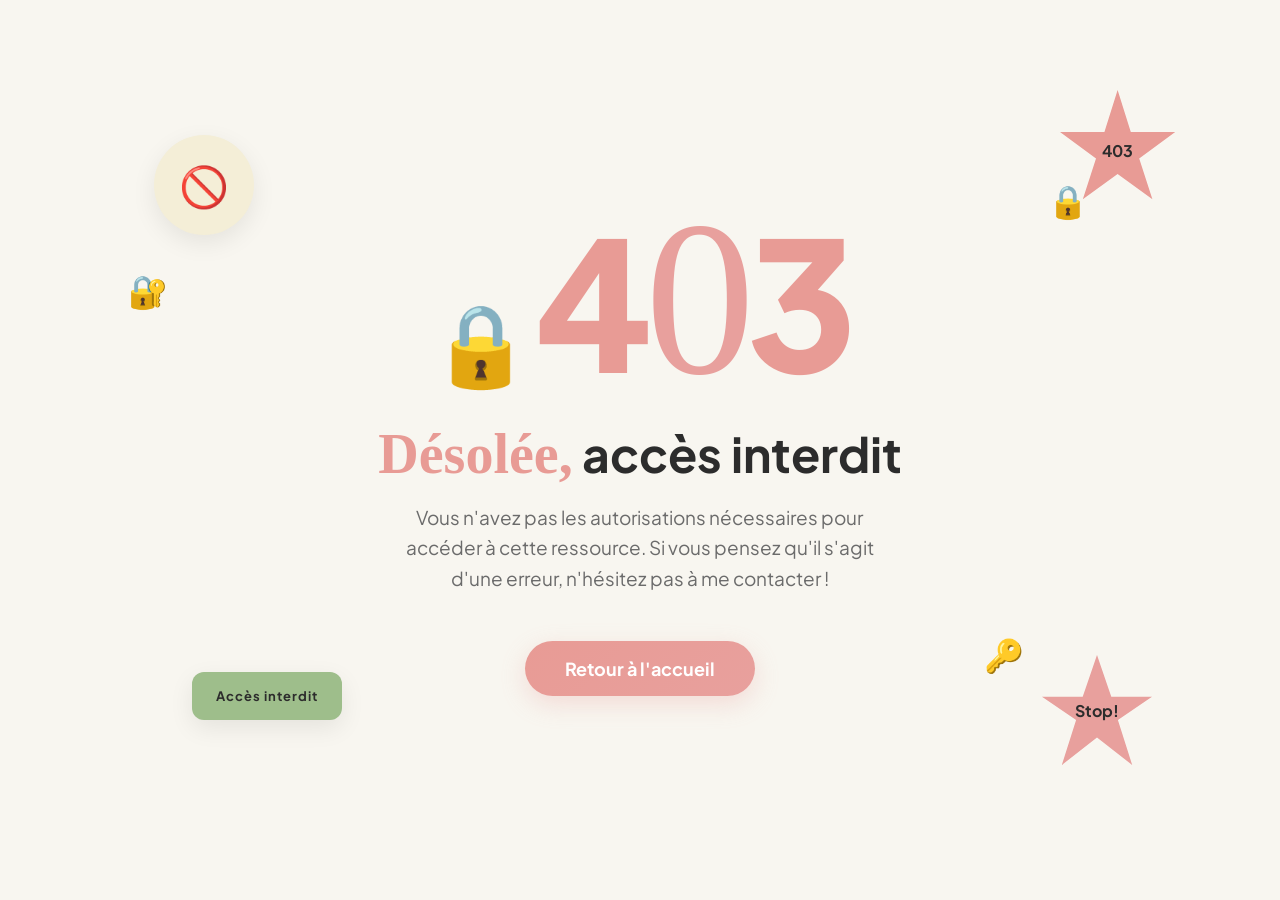
<file: page_403.html>
<!DOCTYPE html>
<html lang="fr">
<head>
    <meta charset="UTF-8">
    <meta name="viewport" content="width=device-width, initial-scale=1.0">
    <title>403 - Accès interdit | Cloé Laurin</title>
    <link rel="preconnect" href="https://fonts.googleapis.com">
    <link rel="preconnect" href="https://fonts.gstatic.com" crossorigin>
    <link href="https://fonts.googleapis.com/css2?family=Playlist+Script&family=Plus+Jakarta+Sans:wght@400;500;600;700;800&display=swap" rel="stylesheet">
    <style>
        * {
            margin: 0;
            padding: 0;
            box-sizing: border-box;
        }

        :root {
            --purple: #A896C5;
            --pink: #E8A09D;
            --green: #9EBE8B;
            --coral: #E89B95;
            --yellow: #F4EED7;
            --cream: #FBF9F3;
            --beige: #F8F6F0;
            --black: #2C2C2C;
            --gray: #6B6B6B;
            --white: #FFFFFF;
            --font-script: 'Playlist Script', cursive;
            --font-sans: 'Plus Jakarta Sans', sans-serif;
        }

        body {
            font-family: var(--font-sans);
            background: var(--beige);
            color: var(--black);
            min-height: 100vh;
            display: flex;
            align-items: center;
            justify-content: center;
            padding: 20px;
            overflow: hidden;
            position: relative;
        }

        ::selection {
            background: var(--coral);
            color: var(--white);
        }

        /* Badges flottants */
        .badge-container {
            position: absolute;
            inset: 0;
            pointer-events: none;
            z-index: 1;
        }

        .badge {
            position: absolute;
            padding: 16px 24px;
            font-weight: 700;
            font-size: 16px;
            color: var(--black);
            box-shadow: 0 8px 24px rgba(0, 0, 0, 0.08);
            display: flex;
            align-items: center;
            justify-content: center;
            text-align: center;
            animation: float 6s ease-in-out infinite;
        }

        @keyframes float {
            0%, 100% { transform: translateY(0) rotate(-2deg); }
            50% { transform: translateY(-20px) rotate(2deg); }
        }

        .badge-star {
            background: var(--coral);
            clip-path: polygon(50% 0%, 61% 35%, 98% 35%, 68% 57%, 79% 91%, 50% 70%, 21% 91%, 32% 57%, 2% 35%, 39% 35%);
            top: 10%;
            right: 8%;
            width: 120px;
            height: 120px;
            animation-delay: 0s;
        }

        .badge-circle {
            background: var(--yellow);
            border-radius: 50%;
            top: 15%;
            left: 12%;
            width: 100px;
            height: 100px;
            font-size: 40px;
            animation-delay: 1s;
        }

        .badge-burst {
            background: var(--pink);
            clip-path: polygon(50% 0%, 63% 38%, 100% 38%, 69% 59%, 82% 100%, 50% 75%, 18% 100%, 31% 59%, 0% 38%, 37% 38%);
            bottom: 15%;
            right: 10%;
            width: 110px;
            height: 110px;
            animation-delay: 2s;
        }

        .badge-rect {
            background: var(--green);
            border-radius: 12px;
            bottom: 20%;
            left: 15%;
            padding: 16px 24px;
            animation-delay: 1.5s;
            letter-spacing: 1px;
            font-size: 13px;
        }

        /* Container principal */
        .error-container {
            text-align: center;
            max-width: 700px;
            position: relative;
            z-index: 2;
        }

        .error-code {
            font-size: 180px;
            font-weight: 800;
            line-height: 0.9;
            font-family: var(--font-sans);
            margin-bottom: 24px;
            letter-spacing: -8px;
            position: relative;
            display: inline-block;
        }

        .code-4 {
            color: var(--coral);
        }

        .code-0 {
            font-family: var(--font-script);
            font-size: 220px;
            color: var(--pink);
            font-weight: 400;
            position: relative;
            display: inline-block;
            animation: wiggle 3s ease-in-out infinite;
        }

        .code-3 {
            color: var(--coral);
        }

        @keyframes wiggle {
            0%, 100% { transform: rotate(0deg); }
            25% { transform: rotate(-5deg); }
            75% { transform: rotate(5deg); }
        }

        h1 {
            font-size: 48px;
            font-weight: 700;
            color: var(--black);
            margin-bottom: 16px;
        }

        h1 .title-script {
            font-family: var(--font-script);
            font-size: 56px;
            color: var(--coral);
        }

        p {
            font-size: 19px;
            color: var(--gray);
            margin-bottom: 48px;
            line-height: 1.6;
            max-width: 500px;
            margin-left: auto;
            margin-right: auto;
        }

        .error-icon {
            font-size: 80px;
            margin-bottom: 24px;
            display: inline-block;
            animation: shake 2s ease-in-out infinite;
        }

        @keyframes shake {
            0%, 100% { transform: rotate(0deg); }
            25% { transform: rotate(-10deg); }
            75% { transform: rotate(10deg); }
        }

        .btn-home {
            display: inline-block;
            padding: 16px 40px;
            background: linear-gradient(135deg, var(--coral) 0%, var(--pink) 100%);
            color: var(--white);
            text-decoration: none;
            border-radius: 30px;
            font-size: 18px;
            font-weight: 700;
            transition: all 0.3s ease;
            box-shadow: 0 8px 24px rgba(232, 160, 157, 0.3);
            position: relative;
            overflow: hidden;
        }

        .btn-home::before {
            content: '';
            position: absolute;
            top: 0;
            left: -100%;
            width: 100%;
            height: 100%;
            background: rgba(255, 255, 255, 0.2);
            transition: 0.5s;
        }

        .btn-home:hover::before {
            left: 100%;
        }

        .btn-home:hover {
            transform: translateY(-4px);
            box-shadow: 0 12px 32px rgba(232, 160, 157, 0.5);
        }

        .sparkle {
            position: absolute;
            font-size: 32px;
            animation: sparkle 2s ease-in-out infinite;
        }

        @keyframes sparkle {
            0%, 100% { opacity: 0.3; transform: scale(1); }
            50% { opacity: 1; transform: scale(1.3); }
        }

        .sparkle-1 {
            top: 20%;
            right: 15%;
            animation-delay: 0s;
        }

        .sparkle-2 {
            top: 30%;
            left: 10%;
            animation-delay: 1s;
        }

        .sparkle-3 {
            bottom: 25%;
            right: 20%;
            animation-delay: 0.5s;
        }

        /* Lock animation */
        .lock-container {
            position: relative;
            display: inline-block;
        }

        @keyframes lockShake {
            0%, 100% { transform: translateX(0); }
            25% { transform: translateX(-5px); }
            75% { transform: translateX(5px); }
        }

        @media (max-width: 768px) {
            .error-code {
                font-size: 100px;
                letter-spacing: -4px;
            }

            .code-0 {
                font-size: 120px;
            }

            h1 {
                font-size: 32px;
            }

            h1 .title-script {
                font-size: 40px;
            }

            p {
                font-size: 17px;
            }

            .error-icon {
                font-size: 60px;
            }

            .badge {
                font-size: 12px;
                padding: 12px 16px;
            }

            .badge-star,
            .badge-burst {
                width: 80px;
                height: 80px;
            }

            .badge-circle {
                width: 70px;
                height: 70px;
                font-size: 30px;
            }

            .badge-rect {
                padding: 12px 16px;
            }
        }
    </style>
</head>
<body>
    <!-- Badges flottants -->
    <div class="badge-container">
        <div class="badge badge-star">403</div>
        <div class="badge badge-circle">🚫</div>
        <div class="badge badge-burst">Stop!</div>
        <div class="badge badge-rect">Accès interdit</div>
    </div>

    <!-- Sparkles -->
    <span class="sparkle sparkle-1">🔒</span>
    <span class="sparkle sparkle-2">🔐</span>
    <span class="sparkle sparkle-3">🔑</span>

    <!-- Contenu principal -->
    <div class="error-container">
        <div class="error-icon lock-container">🔒</div>
        <div class="error-code">
            <span class="code-4">4</span><span class="code-0">0</span><span class="code-3">3</span>
        </div>
        <h1>
            <span class="title-script">Désolée,</span> accès interdit
        </h1>
        <p>Vous n'avez pas les autorisations nécessaires pour accéder à cette ressource. Si vous pensez qu'il s'agit d'une erreur, n'hésitez pas à me contacter !</p>
        <a href="index.html" class="btn-home">Retour à l'accueil</a>
    </div>
</body>
</html>
</file>
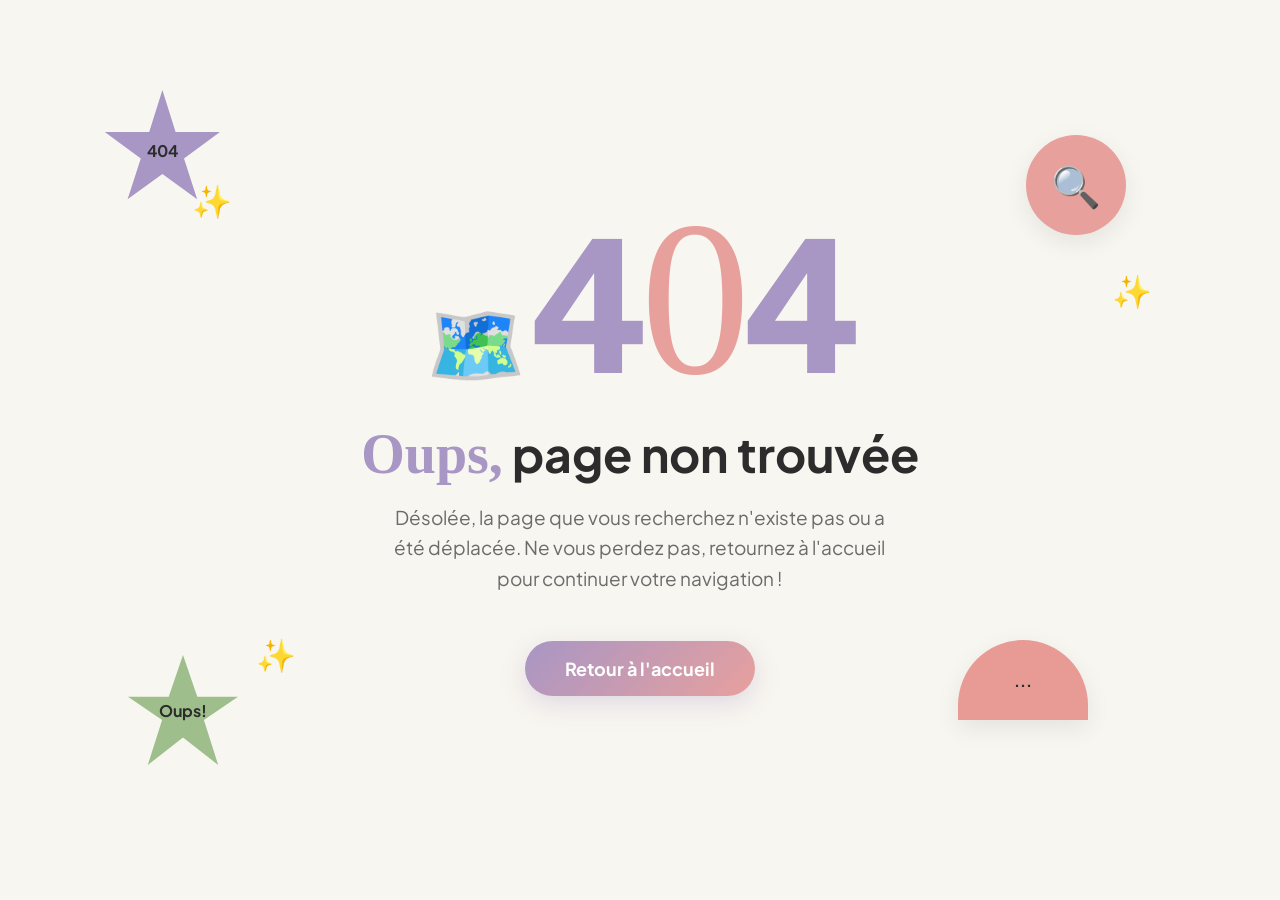
<file: page_404.html>
<!DOCTYPE html>
<html lang="fr">
<head>
    <meta charset="UTF-8">
    <meta name="viewport" content="width=device-width, initial-scale=1.0">
    <title>404 - Page non trouvée | Cloé Laurin</title>
    <link rel="preconnect" href="https://fonts.googleapis.com">
    <link rel="preconnect" href="https://fonts.gstatic.com" crossorigin>
    <link href="https://fonts.googleapis.com/css2?family=Playlist+Script&family=Plus+Jakarta+Sans:wght@400;500;600;700;800&display=swap" rel="stylesheet">
    <style>
        * {
            margin: 0;
            padding: 0;
            box-sizing: border-box;
        }

        :root {
            --purple: #A896C5;
            --pink: #E8A09D;
            --green: #9EBE8B;
            --coral: #E89B95;
            --yellow: #F4EED7;
            --cream: #FBF9F3;
            --beige: #F8F6F0;
            --black: #2C2C2C;
            --gray: #6B6B6B;
            --white: #FFFFFF;
            --font-script: 'Playlist Script', cursive;
            --font-sans: 'Plus Jakarta Sans', sans-serif;
        }

        body {
            font-family: var(--font-sans);
            background: var(--beige);
            color: var(--black);
            min-height: 100vh;
            display: flex;
            align-items: center;
            justify-content: center;
            padding: 20px;
            overflow: hidden;
            position: relative;
        }

        ::selection {
            background: var(--purple);
            color: var(--white);
        }

        /* Badges flottants */
        .badge-container {
            position: absolute;
            inset: 0;
            pointer-events: none;
            z-index: 1;
        }

        .badge {
            position: absolute;
            padding: 16px 24px;
            font-weight: 700;
            font-size: 16px;
            color: var(--black);
            box-shadow: 0 8px 24px rgba(0, 0, 0, 0.08);
            display: flex;
            align-items: center;
            justify-content: center;
            text-align: center;
            animation: float 6s ease-in-out infinite;
        }

        @keyframes float {
            0%, 100% { transform: translateY(0) rotate(-2deg); }
            50% { transform: translateY(-20px) rotate(2deg); }
        }

        .badge-star {
            background: var(--purple);
            clip-path: polygon(50% 0%, 61% 35%, 98% 35%, 68% 57%, 79% 91%, 50% 70%, 21% 91%, 32% 57%, 2% 35%, 39% 35%);
            top: 10%;
            left: 8%;
            width: 120px;
            height: 120px;
            animation-delay: 0s;
        }

        .badge-circle {
            background: var(--pink);
            border-radius: 50%;
            top: 15%;
            right: 12%;
            width: 100px;
            height: 100px;
            font-size: 40px;
            animation-delay: 1s;
        }

        .badge-burst {
            background: var(--green);
            clip-path: polygon(50% 0%, 63% 38%, 100% 38%, 69% 59%, 82% 100%, 50% 75%, 18% 100%, 31% 59%, 0% 38%, 37% 38%);
            bottom: 15%;
            left: 10%;
            width: 110px;
            height: 110px;
            animation-delay: 2s;
        }

        .badge-semicircle {
            background: var(--coral);
            border-radius: 200px 200px 0 0;
            bottom: 20%;
            right: 15%;
            width: 130px;
            height: 80px;
            animation-delay: 1.5s;
        }

        /* Container principal */
        .error-container {
            text-align: center;
            max-width: 700px;
            position: relative;
            z-index: 2;
        }

        .error-code {
            font-size: 180px;
            font-weight: 800;
            line-height: 0.9;
            font-family: var(--font-sans);
            margin-bottom: 24px;
            letter-spacing: -8px;
            position: relative;
            display: inline-block;
        }

        .code-4 {
            color: var(--purple);
        }

        .code-0 {
            font-family: var(--font-script);
            font-size: 220px;
            color: var(--pink);
            font-weight: 400;
            position: relative;
            display: inline-block;
            animation: wiggle 3s ease-in-out infinite;
        }

        @keyframes wiggle {
            0%, 100% { transform: rotate(0deg); }
            25% { transform: rotate(-5deg); }
            75% { transform: rotate(5deg); }
        }

        h1 {
            font-size: 48px;
            font-weight: 700;
            color: var(--black);
            margin-bottom: 16px;
        }

        h1 .title-script {
            font-family: var(--font-script);
            font-size: 56px;
            color: var(--purple);
        }

        p {
            font-size: 19px;
            color: var(--gray);
            margin-bottom: 48px;
            line-height: 1.6;
            max-width: 500px;
            margin-left: auto;
            margin-right: auto;
        }

        .error-icon {
            font-size: 80px;
            margin-bottom: 24px;
            display: inline-block;
            animation: bounce 2s ease-in-out infinite;
        }

        @keyframes bounce {
            0%, 100% { transform: translateY(0); }
            50% { transform: translateY(-20px); }
        }

        .btn-home {
            display: inline-block;
            padding: 16px 40px;
            background: linear-gradient(135deg, var(--purple) 0%, var(--pink) 100%);
            color: var(--white);
            text-decoration: none;
            border-radius: 30px;
            font-size: 18px;
            font-weight: 700;
            transition: all 0.3s ease;
            box-shadow: 0 8px 24px rgba(168, 150, 197, 0.3);
            position: relative;
            overflow: hidden;
        }

        .btn-home::before {
            content: '';
            position: absolute;
            top: 0;
            left: -100%;
            width: 100%;
            height: 100%;
            background: rgba(255, 255, 255, 0.2);
            transition: 0.5s;
        }

        .btn-home:hover::before {
            left: 100%;
        }

        .btn-home:hover {
            transform: translateY(-4px);
            box-shadow: 0 12px 32px rgba(168, 150, 197, 0.5);
        }

        .sparkle {
            position: absolute;
            font-size: 32px;
            animation: sparkle 2s ease-in-out infinite;
        }

        @keyframes sparkle {
            0%, 100% { opacity: 0.3; transform: scale(1); }
            50% { opacity: 1; transform: scale(1.3); }
        }

        .sparkle-1 {
            top: 20%;
            left: 15%;
            animation-delay: 0s;
        }

        .sparkle-2 {
            top: 30%;
            right: 10%;
            animation-delay: 1s;
        }

        .sparkle-3 {
            bottom: 25%;
            left: 20%;
            animation-delay: 0.5s;
        }

        @media (max-width: 768px) {
            .error-code {
                font-size: 100px;
                letter-spacing: -4px;
            }

            .code-0 {
                font-size: 120px;
            }

            h1 {
                font-size: 32px;
            }

            h1 .title-script {
                font-size: 40px;
            }

            p {
                font-size: 17px;
            }

            .error-icon {
                font-size: 60px;
            }

            .badge {
                font-size: 12px;
                padding: 12px 16px;
            }

            .badge-star,
            .badge-burst {
                width: 80px;
                height: 80px;
            }

            .badge-circle {
                width: 70px;
                height: 70px;
                font-size: 30px;
            }

            .badge-semicircle {
                width: 90px;
                height: 60px;
            }
        }
    </style>
</head>
<body>
    <!-- Badges flottants -->
    <div class="badge-container">
        <div class="badge badge-star">404</div>
        <div class="badge badge-circle">🔍</div>
        <div class="badge badge-burst">Oups!</div>
        <div class="badge badge-semicircle">...</div>
    </div>

    <!-- Sparkles -->
    <span class="sparkle sparkle-1">✨</span>
    <span class="sparkle sparkle-2">✨</span>
    <span class="sparkle sparkle-3">✨</span>

    <!-- Contenu principal -->
    <div class="error-container">
        <div class="error-icon">🗺️</div>
        <div class="error-code">
            <span class="code-4">4</span><span class="code-0">0</span><span class="code-4">4</span>
        </div>
        <h1>
            <span class="title-script">Oups,</span> page non trouvée
        </h1>
        <p>Désolée, la page que vous recherchez n'existe pas ou a été déplacée. Ne vous perdez pas, retournez à l'accueil pour continuer votre navigation !</p>
        <a href="index.html" class="btn-home">Retour à l'accueil</a>
    </div>
</body>
</html>
</file>
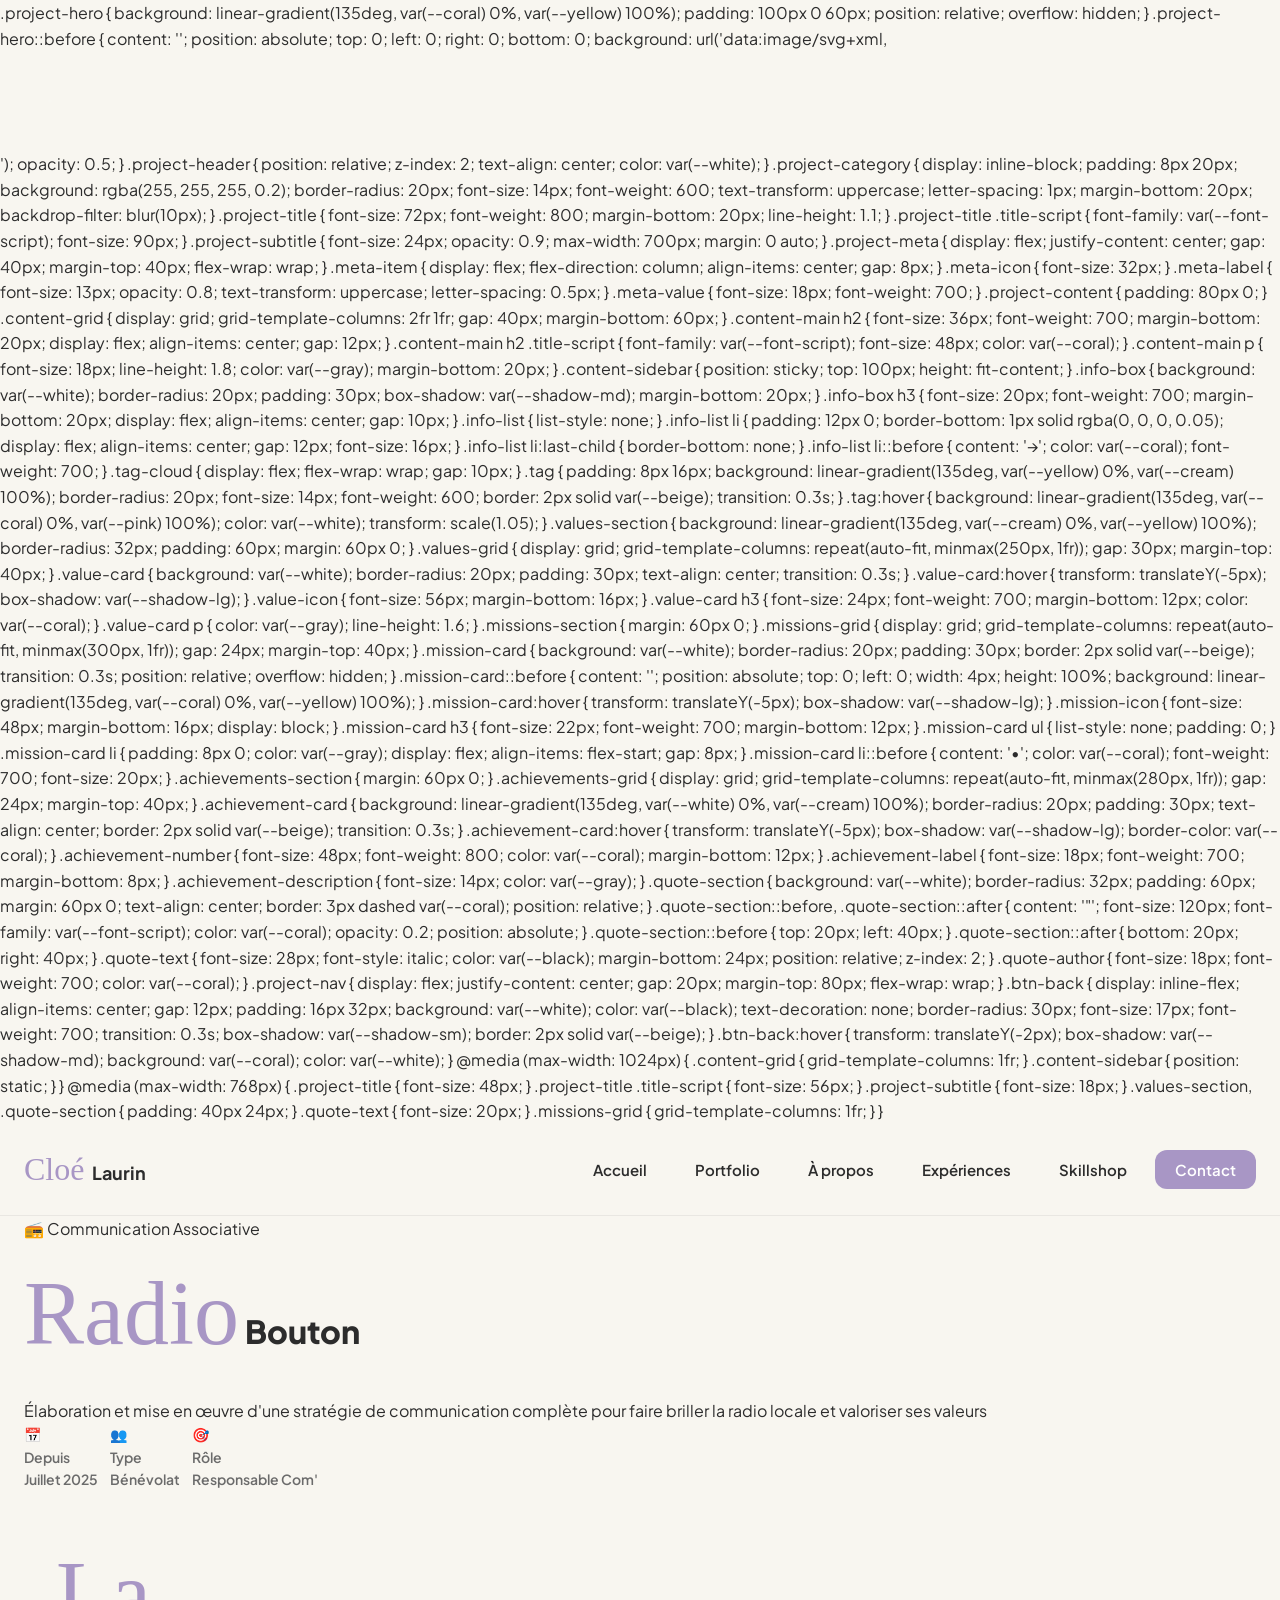
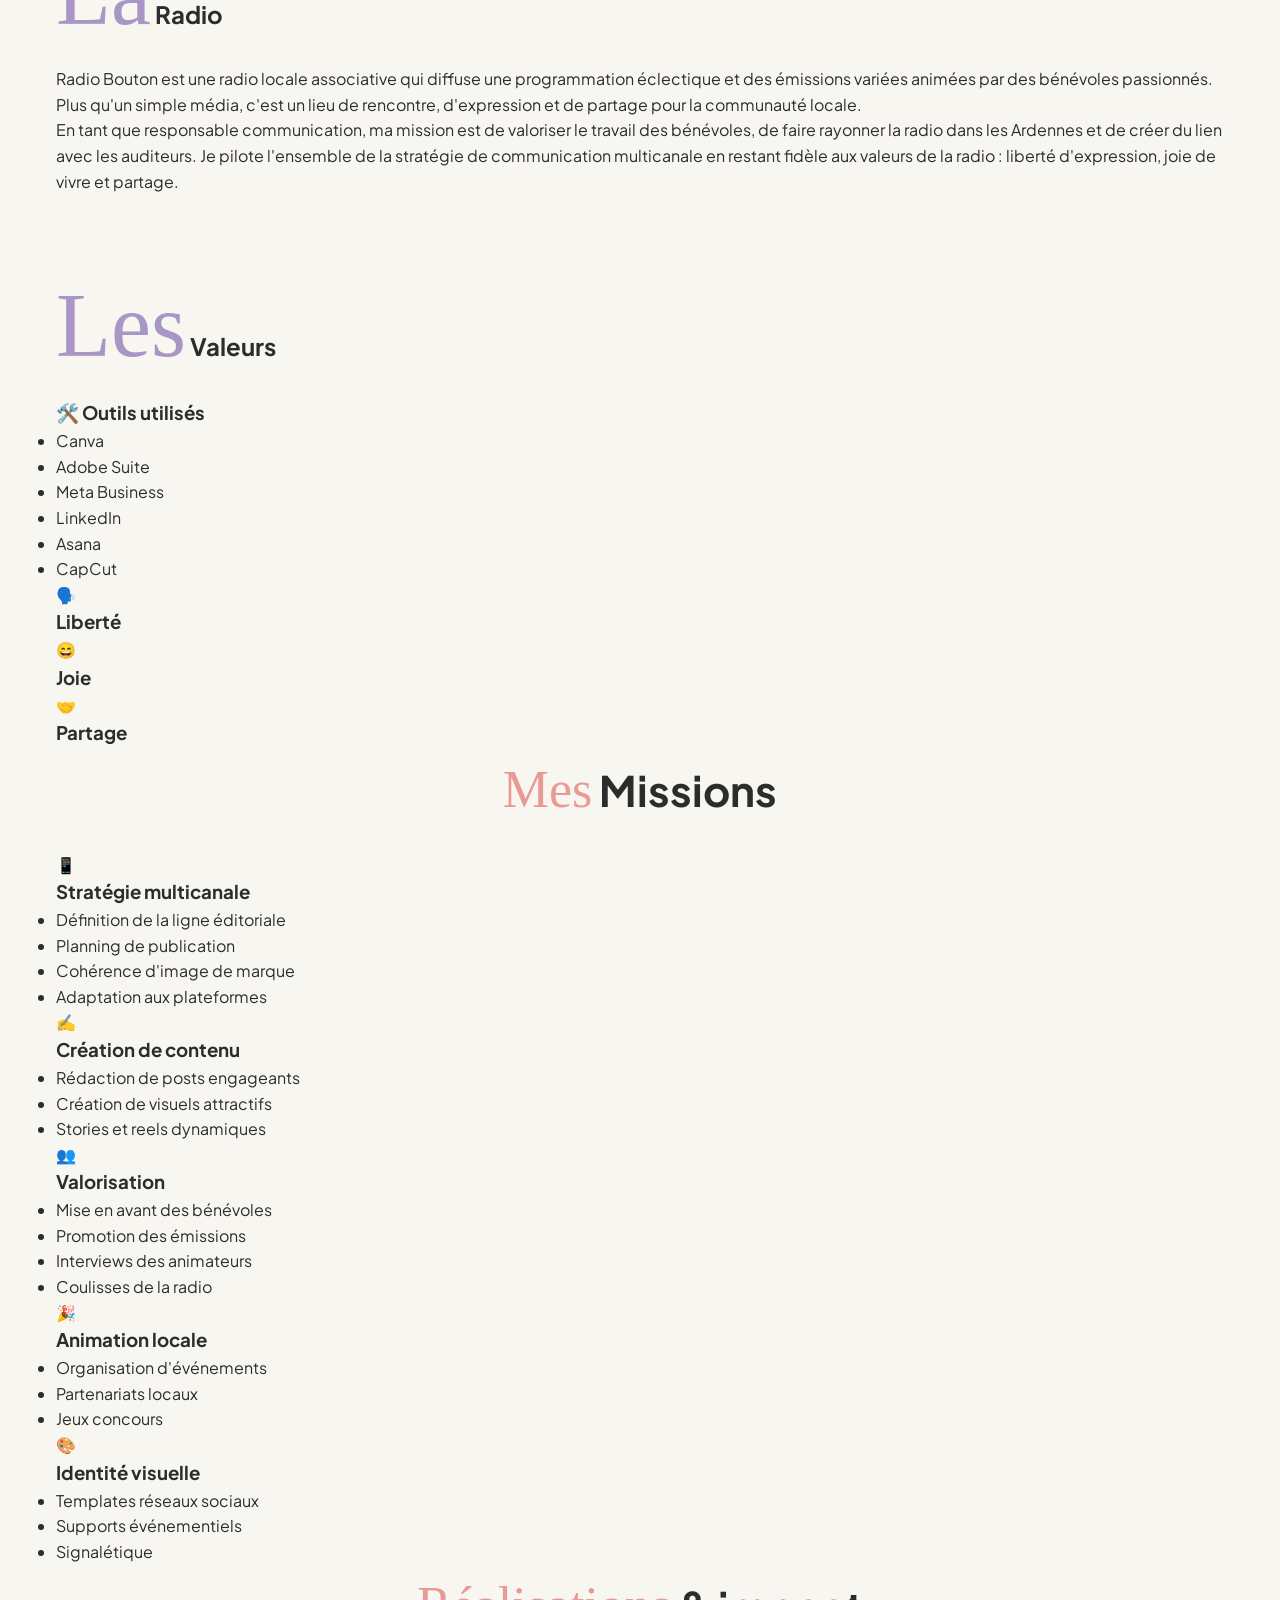
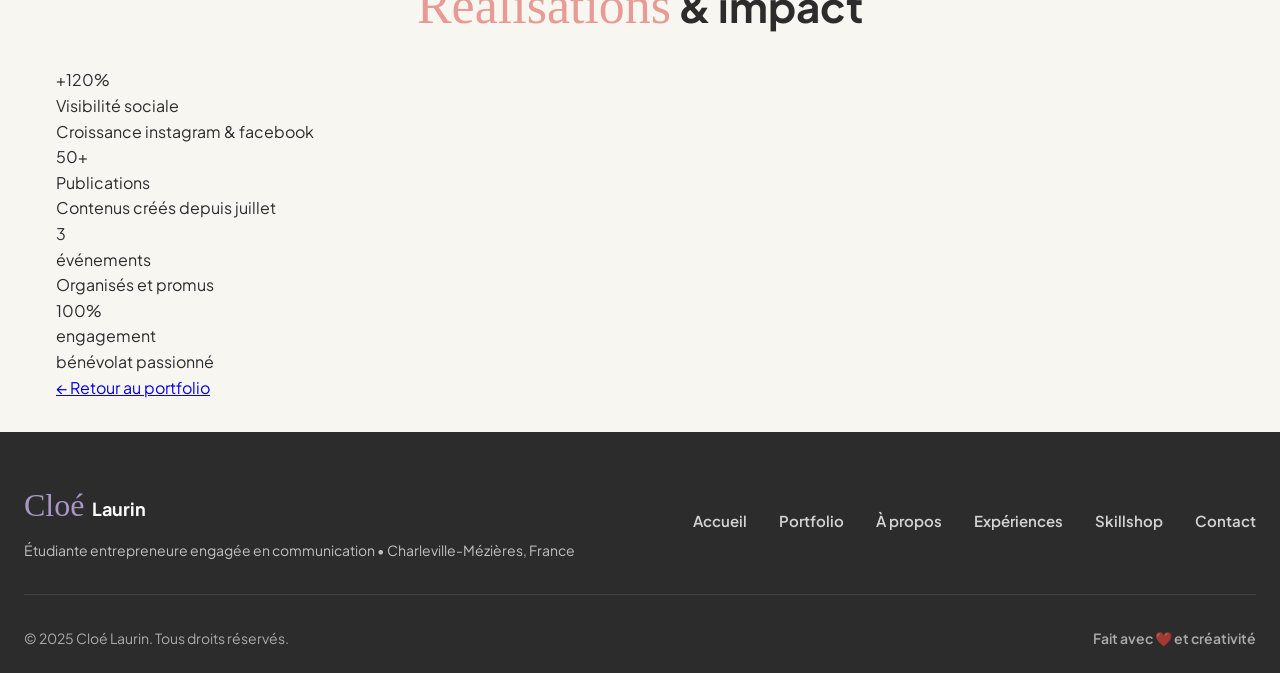
<file: radiobouton.html>
<!DOCTYPE html>
<html lang="fr">
<head>
    <meta charset="UTF-8">
    <meta name="viewport" content="width=device-width, initial-scale=1.0">

     <!-- Google Tag Manager -->
<script>(function(w,d,s,l,i){w[l]=w[l]||[];w[l].push({'gtm.start':
new Date().getTime(),event:'gtm.js'});var f=d.getElementsByTagName(s)[0],
j=d.createElement(s),dl=l!='dataLayer'?'&l='+l:'';j.async=true;j.src=
'https://www.googletagmanager.com/gtm.js?id='+i+dl;f.parentNode.insertBefore(j,f);
})(window,document,'script','dataLayer','GTM-WMP7Q8S6');</script>
<!-- End Google Tag Manager -->
    
    <title>Accueil — Cloé Laurin | Graphiste Créative & Développeuse</title>
    <meta name="description" content="Bienvenue sur le portfolio de Cloé Laurin, étudiante entrepreneure en communication et graphiste créative à Charleville-Mézières. Découvrez mes projets !">
    <meta name="author" content="Cloé Laurin">
    <meta name="keywords" content="portfolio, Cloé Laurin, graphiste, communication, création web, Charleville-Mézières">
    
    <link rel="icon" href="assets/favicon.ico" type="image/x-icon">
    <link rel="apple-touch-icon" href="assets/icon-192.png">

    <meta property="og:type" content="website">
    <meta property="og:url" content="https://cloelrn.github.io/portfolio/index.html">
    <meta property="og:title" content="Portfolio de Cloé Laurin">
    <meta property="og:description" content="Découvrez mes projets en design et communication !">
    <meta property="og:image" content="https://cloelrn.github.io/portfolio/assets/image-partage.jpg"> <meta name="twitter:card" content="summary_large_image">
    <meta name="twitter:site" content="@TonPseudoX"> <meta name="twitter:title" content="Portfolio de Cloé Laurin">
    <meta name="twitter:description" content="Découvrez mes projets en design et communication !">
    <meta name="twitter:image" content="https://cloelrn.github.io/portfolio/assets/image-partage.jpg">

    <link rel="preconnect" href="https://fonts.googleapis.com">
    <link rel="preconnect" href="https://fonts.gstatic.com" crossorigin>
    <link href="https://fonts.googleapis.com/css2?family=Playlist+Script&family=Plus+Jakarta+Sans:wght@400;500;600;700;800&display=swap" rel="stylesheet">
    <link rel="stylesheet" href="portfolio.css">
    
    <link rel="manifest" href="manifest.json">

    
</head>
        .project-hero {
            background: linear-gradient(135deg, var(--coral) 0%, var(--yellow) 100%);
            padding: 100px 0 60px;
            position: relative;
            overflow: hidden;
        }

        .project-hero::before {
            content: '';
            position: absolute;
            top: 0;
            left: 0;
            right: 0;
            bottom: 0;
            background: url('data:image/svg+xml,<svg width="100" height="100" xmlns="http://www.w3.org/2000/svg"><circle cx="50" cy="50" r="2" fill="rgba(255,255,255,0.1)"/></svg>');
            opacity: 0.5;
        }

        .project-header {
            position: relative;
            z-index: 2;
            text-align: center;
            color: var(--white);
        }

        .project-category {
            display: inline-block;
            padding: 8px 20px;
            background: rgba(255, 255, 255, 0.2);
            border-radius: 20px;
            font-size: 14px;
            font-weight: 600;
            text-transform: uppercase;
            letter-spacing: 1px;
            margin-bottom: 20px;
            backdrop-filter: blur(10px);
        }

        .project-title {
            font-size: 72px;
            font-weight: 800;
            margin-bottom: 20px;
            line-height: 1.1;
        }

        .project-title .title-script {
            font-family: var(--font-script);
            font-size: 90px;
        }

        .project-subtitle {
            font-size: 24px;
            opacity: 0.9;
            max-width: 700px;
            margin: 0 auto;
        }

        .project-meta {
            display: flex;
            justify-content: center;
            gap: 40px;
            margin-top: 40px;
            flex-wrap: wrap;
        }

        .meta-item {
            display: flex;
            flex-direction: column;
            align-items: center;
            gap: 8px;
        }

        .meta-icon {
            font-size: 32px;
        }

        .meta-label {
            font-size: 13px;
            opacity: 0.8;
            text-transform: uppercase;
            letter-spacing: 0.5px;
        }

        .meta-value {
            font-size: 18px;
            font-weight: 700;
        }

        .project-content {
            padding: 80px 0;
        }

        .content-grid {
            display: grid;
            grid-template-columns: 2fr 1fr;
            gap: 40px;
            margin-bottom: 60px;
        }

        .content-main h2 {
            font-size: 36px;
            font-weight: 700;
            margin-bottom: 20px;
            display: flex;
            align-items: center;
            gap: 12px;
        }

        .content-main h2 .title-script {
            font-family: var(--font-script);
            font-size: 48px;
            color: var(--coral);
        }

        .content-main p {
            font-size: 18px;
            line-height: 1.8;
            color: var(--gray);
            margin-bottom: 20px;
        }

        .content-sidebar {
            position: sticky;
            top: 100px;
            height: fit-content;
        }

        .info-box {
            background: var(--white);
            border-radius: 20px;
            padding: 30px;
            box-shadow: var(--shadow-md);
            margin-bottom: 20px;
        }

        .info-box h3 {
            font-size: 20px;
            font-weight: 700;
            margin-bottom: 20px;
            display: flex;
            align-items: center;
            gap: 10px;
        }

        .info-list {
            list-style: none;
        }

        .info-list li {
            padding: 12px 0;
            border-bottom: 1px solid rgba(0, 0, 0, 0.05);
            display: flex;
            align-items: center;
            gap: 12px;
            font-size: 16px;
        }

        .info-list li:last-child {
            border-bottom: none;
        }

        .info-list li::before {
            content: '→';
            color: var(--coral);
            font-weight: 700;
        }

        .tag-cloud {
            display: flex;
            flex-wrap: wrap;
            gap: 10px;
        }

        .tag {
            padding: 8px 16px;
            background: linear-gradient(135deg, var(--yellow) 0%, var(--cream) 100%);
            border-radius: 20px;
            font-size: 14px;
            font-weight: 600;
            border: 2px solid var(--beige);
            transition: 0.3s;
        }

        .tag:hover {
            background: linear-gradient(135deg, var(--coral) 0%, var(--pink) 100%);
            color: var(--white);
            transform: scale(1.05);
        }

  
        .values-section {
            background: linear-gradient(135deg, var(--cream) 0%, var(--yellow) 100%);
            border-radius: 32px;
            padding: 60px;
            margin: 60px 0;
        }

        .values-grid {
            display: grid;
            grid-template-columns: repeat(auto-fit, minmax(250px, 1fr));
            gap: 30px;
            margin-top: 40px;
        }

        .value-card {
            background: var(--white);
            border-radius: 20px;
            padding: 30px;
            text-align: center;
            transition: 0.3s;
        }

        .value-card:hover {
            transform: translateY(-5px);
            box-shadow: var(--shadow-lg);
        }

        .value-icon {
            font-size: 56px;
            margin-bottom: 16px;
        }

        .value-card h3 {
            font-size: 24px;
            font-weight: 700;
            margin-bottom: 12px;
            color: var(--coral);
        }

        .value-card p {
            color: var(--gray);
            line-height: 1.6;
        }

        .missions-section {
            margin: 60px 0;
        }

        .missions-grid {
            display: grid;
            grid-template-columns: repeat(auto-fit, minmax(300px, 1fr));
            gap: 24px;
            margin-top: 40px;
        }

        .mission-card {
            background: var(--white);
            border-radius: 20px;
            padding: 30px;
            border: 2px solid var(--beige);
            transition: 0.3s;
            position: relative;
            overflow: hidden;
        }

        .mission-card::before {
            content: '';
            position: absolute;
            top: 0;
            left: 0;
            width: 4px;
            height: 100%;
            background: linear-gradient(135deg, var(--coral) 0%, var(--yellow) 100%);
        }

        .mission-card:hover {
            transform: translateY(-5px);
            box-shadow: var(--shadow-lg);
        }

        .mission-icon {
            font-size: 48px;
            margin-bottom: 16px;
            display: block;
        }

        .mission-card h3 {
            font-size: 22px;
            font-weight: 700;
            margin-bottom: 12px;
        }

        .mission-card ul {
            list-style: none;
            padding: 0;
        }

        .mission-card li {
            padding: 8px 0;
            color: var(--gray);
            display: flex;
            align-items: flex-start;
            gap: 8px;
        }

        .mission-card li::before {
            content: '•';
            color: var(--coral);
            font-weight: 700;
            font-size: 20px;
        }

        .achievements-section {
            margin: 60px 0;
        }

        .achievements-grid {
            display: grid;
            grid-template-columns: repeat(auto-fit, minmax(280px, 1fr));
            gap: 24px;
            margin-top: 40px;
        }

        .achievement-card {
            background: linear-gradient(135deg, var(--white) 0%, var(--cream) 100%);
            border-radius: 20px;
            padding: 30px;
            text-align: center;
            border: 2px solid var(--beige);
            transition: 0.3s;
        }

        .achievement-card:hover {
            transform: translateY(-5px);
            box-shadow: var(--shadow-lg);
            border-color: var(--coral);
        }

        .achievement-number {
            font-size: 48px;
            font-weight: 800;
            color: var(--coral);
            margin-bottom: 12px;
        }

        .achievement-label {
            font-size: 18px;
            font-weight: 700;
            margin-bottom: 8px;
        }

        .achievement-description {
            font-size: 14px;
            color: var(--gray);
        }

        .quote-section {
            background: var(--white);
            border-radius: 32px;
            padding: 60px;
            margin: 60px 0;
            text-align: center;
            border: 3px dashed var(--coral);
            position: relative;
        }

        .quote-section::before,
        .quote-section::after {
            content: '"';
            font-size: 120px;
            font-family: var(--font-script);
            color: var(--coral);
            opacity: 0.2;
            position: absolute;
        }

        .quote-section::before {
            top: 20px;
            left: 40px;
        }

        .quote-section::after {
            bottom: 20px;
            right: 40px;
        }

        .quote-text {
            font-size: 28px;
            font-style: italic;
            color: var(--black);
            margin-bottom: 24px;
            position: relative;
            z-index: 2;
        }

        .quote-author {
            font-size: 18px;
            font-weight: 700;
            color: var(--coral);
        }

        .project-nav {
            display: flex;
            justify-content: center;
            gap: 20px;
            margin-top: 80px;
            flex-wrap: wrap;
        }

        .btn-back {
            display: inline-flex;
            align-items: center;
            gap: 12px;
            padding: 16px 32px;
            background: var(--white);
            color: var(--black);
            text-decoration: none;
            border-radius: 30px;
            font-size: 17px;
            font-weight: 700;
            transition: 0.3s;
            box-shadow: var(--shadow-sm);
            border: 2px solid var(--beige);
        }

        .btn-back:hover {
            transform: translateY(-2px);
            box-shadow: var(--shadow-md);
            background: var(--coral);
            color: var(--white);
        }

        @media (max-width: 1024px) {
            .content-grid {
                grid-template-columns: 1fr;
            }

            .content-sidebar {
                position: static;
            }
        }

        @media (max-width: 768px) {
            .project-title {
                font-size: 48px;
            }

            .project-title .title-script {
                font-size: 56px;
            }

            .project-subtitle {
                font-size: 18px;
            }

            .values-section,
            .quote-section {
                padding: 40px 24px;
            }

            .quote-text {
                font-size: 20px;
            }

            .missions-grid {
                grid-template-columns: 1fr;
            }
        }
    </style>
</head>
<body class="page-project">
    <!-- Google Tag Manager (noscript) -->
<noscript><iframe src="https://www.googletagmanager.com/ns.html?id=GTM-WMP7Q8S6"
height="0" width="0" style="display:none;visibility:hidden"></iframe></noscript>
<!-- End Google Tag Manager (noscript) -->

    <nav class="nav-bento">
        <div class="nav-container">
            <a href="index.html" class="nav-logo">
                <span class="logo-script">Cloé</span>
                <span class="logo-sans">Laurin</span>
            </a>
            
            <button class="menu-burger" aria-label="Menu" aria-expanded="false">
                <span class="burger-line"></span>
                <span class="burger-line"></span>
                <span class="burger-line"></span>
            </button>
            
            <ul class="nav-menu">
                <li><a href="index.html" class="nav-link">Accueil</a></li>
                <li><a href="portfolio.html" class="nav-link">Portfolio</a></li>
                <li><a href="apropos.html" class="nav-link">À propos</a></li>
                <li><a href="experiences.html" class="nav-link">Expériences</a></li>
                <li><a href="skillshop.html" class="nav-link">Skillshop</a></li>
                <li><a href="contact.html" class="nav-link active"> Contact</a></li>
            </ul>
        </div>
    </nav>

    <section class="project-hero">
        <div class="container-bento">
            <div class="project-header">
                <div class="project-category">📻 Communication Associative</div>
                <h1 class="project-title">
                    <span class="title-script">Radio</span> Bouton
                </h1>
                <p class="project-subtitle">
                    Élaboration et mise en œuvre d'une stratégie de communication complète pour faire briller la radio locale et valoriser ses valeurs
                </p>
                
                <div class="project-meta">
                    <div class="meta-item">
                        <div class="meta-icon">📅</div>
                        <div class="meta-label">Depuis</div>
                        <div class="meta-value">Juillet 2025</div>
                    </div>
                    <div class="meta-item">
                        <div class="meta-icon">👥</div>
                        <div class="meta-label">Type</div>
                        <div class="meta-value">Bénévolat</div>
                    </div>
                    <div class="meta-item">
                        <div class="meta-icon">🎯</div>
                        <div class="meta-label">Rôle</div>
                        <div class="meta-value">Responsable Com'</div>
                    </div>
                </div>
            </div>
        </div>
    </section>

    <section class="project-content">
        <div class="container-bento">
            <div class="content-grid">
               
                <div class="content-main">
                    <h2>
                        <span class="title-script">La</span> Radio
                    </h2>
                    <p>
                        Radio Bouton est une radio locale associative qui diffuse une programmation éclectique et des émissions variées animées par des bénévoles passionnés. Plus qu'un simple média, c'est un lieu de rencontre, d'expression et de partage pour la communauté locale.
                    </p>
                    <p>
                        En tant que responsable communication, ma mission est de valoriser le travail des bénévoles, de faire rayonner la radio dans les Ardennes et de créer du lien avec les auditeurs. Je pilote l'ensemble de la stratégie de communication multicanale en restant fidèle aux valeurs de la radio : liberté d'expression, joie de vivre et partage.
                    </p>

                    <h2 style="margin-top: 60px;">
                        <span class="title-script">Les</span> Valeurs
                    </h2>
                </div>

              
                <div class="content-sidebar">
                    <div class="info-box">
                        <h3>🛠️ Outils utilisés</h3>
                        <ul class="info-list">
                            <li>Canva</li>
                            <li>Adobe Suite</li>
                            <li>Meta Business</li>
                            <li>LinkedIn</li>
                            <li>Asana</li>
                            <li>CapCut</li>
                        </ul>
                    </div>
                </div>
            </div>

            <div class="values-section">
                <div class="values-grid">
                    <div class="value-card">
                        <div class="value-icon">🗣️</div>
                        <h3>Liberté</h3>
                    </div>
                    
                    <div class="value-card">
                        <div class="value-icon">😄</div>
                        <h3>Joie</h3>
                    </div>
                    
                    <div class="value-card">
                        <div class="value-icon">🤝</div>
                        <h3>Partage</h3>
                    </div>
                </div>
            </div>
            <div class="missions-section">
                <h2 style="font-size: 42px; margin-bottom: 20px; text-align: center;">
                    <span class="title-script" style="font-size: 52px; color: var(--coral);">Mes</span> Missions
                </h2>
                
                <div class="missions-grid">
                    <div class="mission-card">
                        <span class="mission-icon">📱</span>
                        <h3>Stratégie multicanale</h3>
                        <ul>
                            <li>Définition de la ligne éditoriale</li>
                            <li>Planning de publication</li>
                            <li>Cohérence d'image de marque</li>
                            <li>Adaptation aux plateformes</li>
                        </ul>
                    </div>
                    
                    <div class="mission-card">
                        <span class="mission-icon">✍️</span>
                        <h3>Création de contenu</h3>
                        <ul>
                            <li>Rédaction de posts engageants</li>
                            <li>Création de visuels attractifs</li>
                            <li>Stories et reels dynamiques</li>
                        </ul>
                    </div>
                    
                    <div class="mission-card">
                        <span class="mission-icon">👥</span>
                        <h3>Valorisation</h3>
                        <ul>
                            <li>Mise en avant des bénévoles</li>
                            <li>Promotion des émissions</li>
                            <li>Interviews des animateurs</li>
                            <li>Coulisses de la radio</li>
                        </ul>
                    </div>
                    
                    <div class="mission-card">
                        <span class="mission-icon">🎉</span>
                        <h3>Animation locale</h3>
                        <ul>
                            <li>Organisation d'événements</li>
                            <li>Partenariats locaux</li>
                            <li>Jeux concours</li>
                        </ul>
                    </div>
                    
                    
                    <div class="mission-card">
                        <span class="mission-icon">🎨</span>
                        <h3>Identité visuelle</h3>
                        <ul>
                            <li>Templates réseaux sociaux</li>
                            <li>Supports événementiels</li>
                            <li>Signalétique</li>
                        </ul>
                    </div>
                </div>
            </div>

            <div class="achievements-section">
                <h2 style="font-size: 42px; margin-bottom: 20px; text-align: center;">
                    <span class="title-script" style="font-size: 52px; color: var(--coral);">Réalisations</span> & impact
                </h2>
                
                <div class="achievements-grid">
                    <div class="achievement-card">
                        <div class="achievement-number">+120%</div>
                        <div class="achievement-label">Visibilité sociale</div>
                        <div class="achievement-description">Croissance instagram & facebook</div>
                    </div>
                    
                    <div class="achievement-card">
                        <div class="achievement-number">50+</div>
                        <div class="achievement-label">Publications</div>
                        <div class="achievement-description">Contenus créés depuis juillet</div>
                    </div>
                    
                    <div class="achievement-card">
                        <div class="achievement-number">3</div>
                        <div class="achievement-label">événements</div>
                        <div class="achievement-description">Organisés et promus</div>
                    </div>
                    
                    <div class="achievement-card">
                        <div class="achievement-number">100%</div>
                        <div class="achievement-label">engagement</div>
                        <div class="achievement-description">bénévolat passionné</div>
                    </div>
                </div>
            </div>

            <div class="project-nav">
                <a href="portfolio.html" class="btn-back">
                    <span>←</span>
                    <span>Retour au portfolio</span>
                </a>
            </div>
        </div>
    </section>

    <footer class="footer-bento">
        <div class="container-bento">
            <div class="footer-content">
                <div class="footer-left">
                    <div class="footer-logo">
                        <span class="logo-script">Cloé</span>
                        <span class="logo-sans">Laurin</span>
                    </div>
                    <p class="footer-tagline">Étudiante entrepreneure engagée en communication • Charleville-Mézières, France</p>
                </div>
                
                <div class="footer-links">
                    <a href="index.html">Accueil</a>
                    <a href="portfolio.html">Portfolio</a>
                    <a href="apropos.html">À propos</a>
                    <a href="experiences.html">Expériences</a>
                    <a href="skillshop.html">Skillshop</a>
                    <a href="contact.html">Contact</a>
                </div>
            </div>
            
            <div class="footer-bottom">
                <p>&copy; 2025 Cloé Laurin. Tous droits réservés.</p>
                <p class="footer-love">Fait avec ❤️ et créativité</p>
            </div>
        </div>
    </footer>

    <script src="portfolio.js"></script>
</body>
</html>
</file>
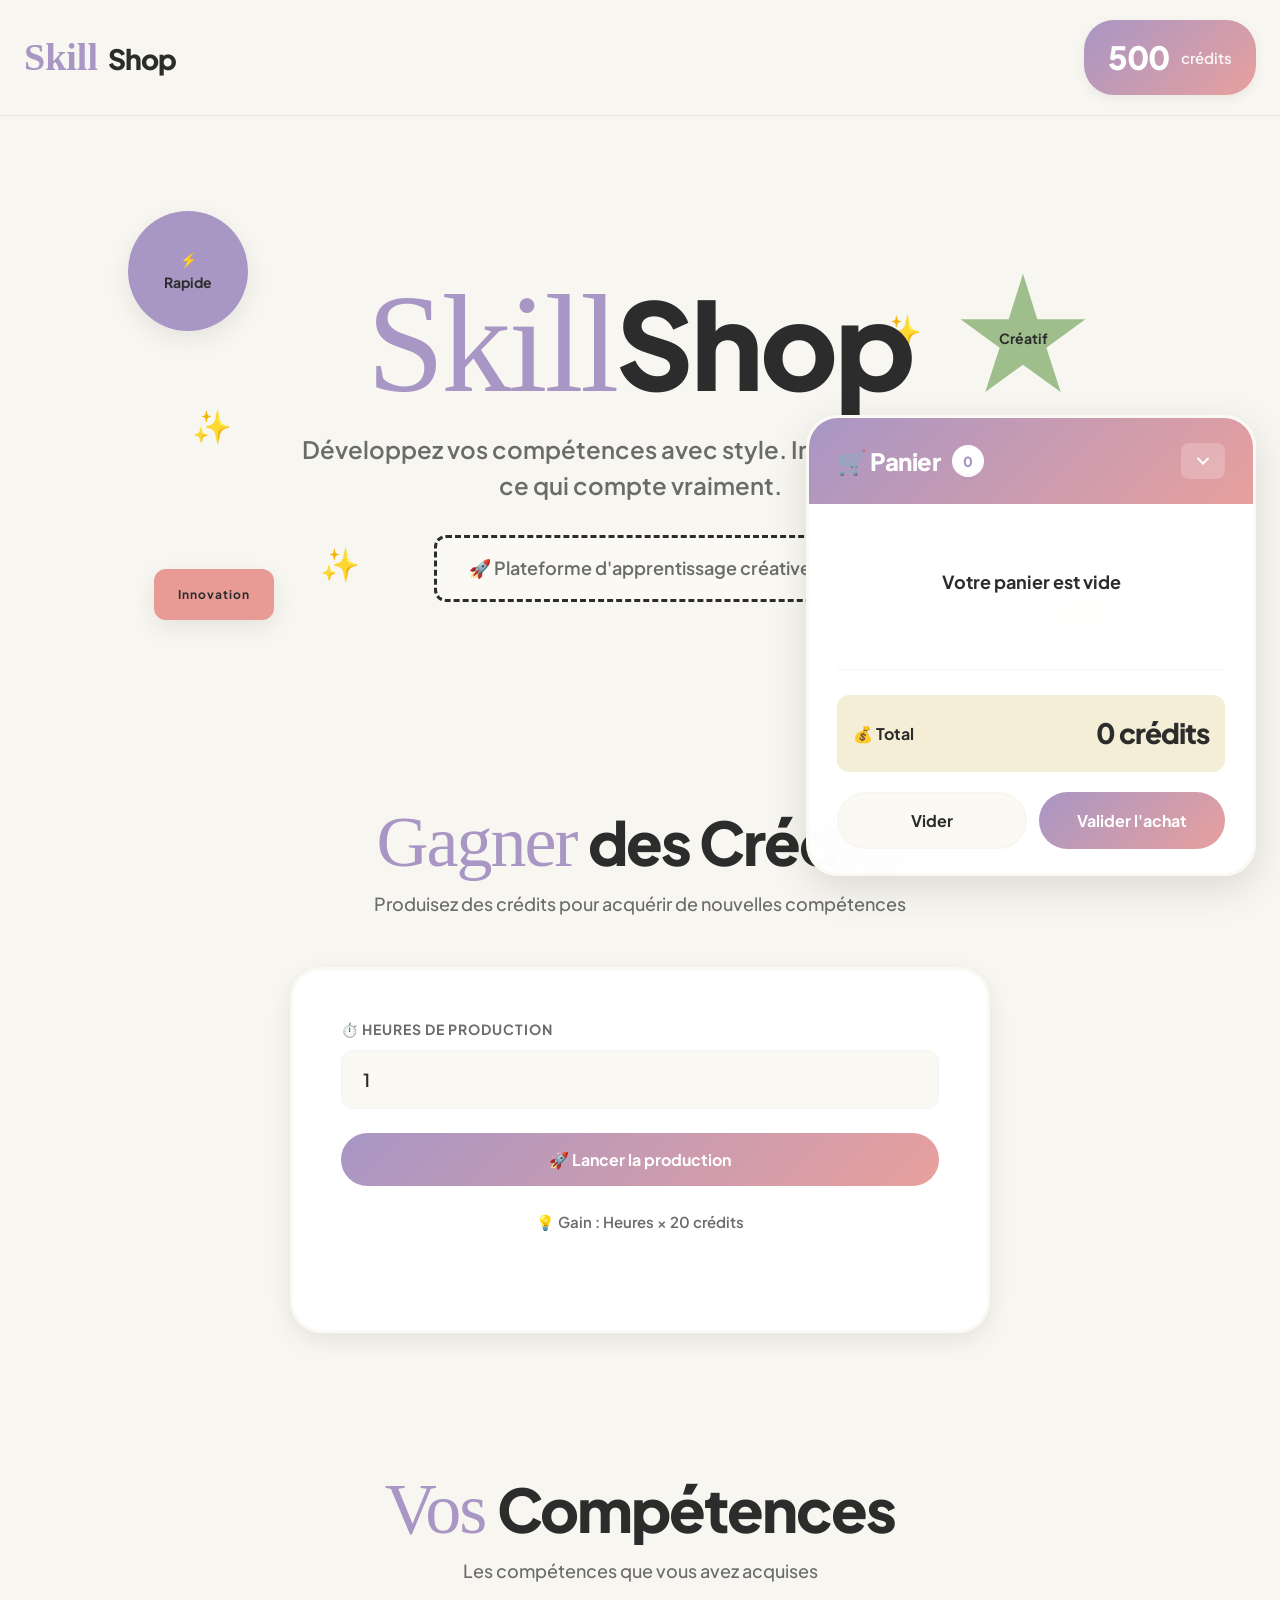
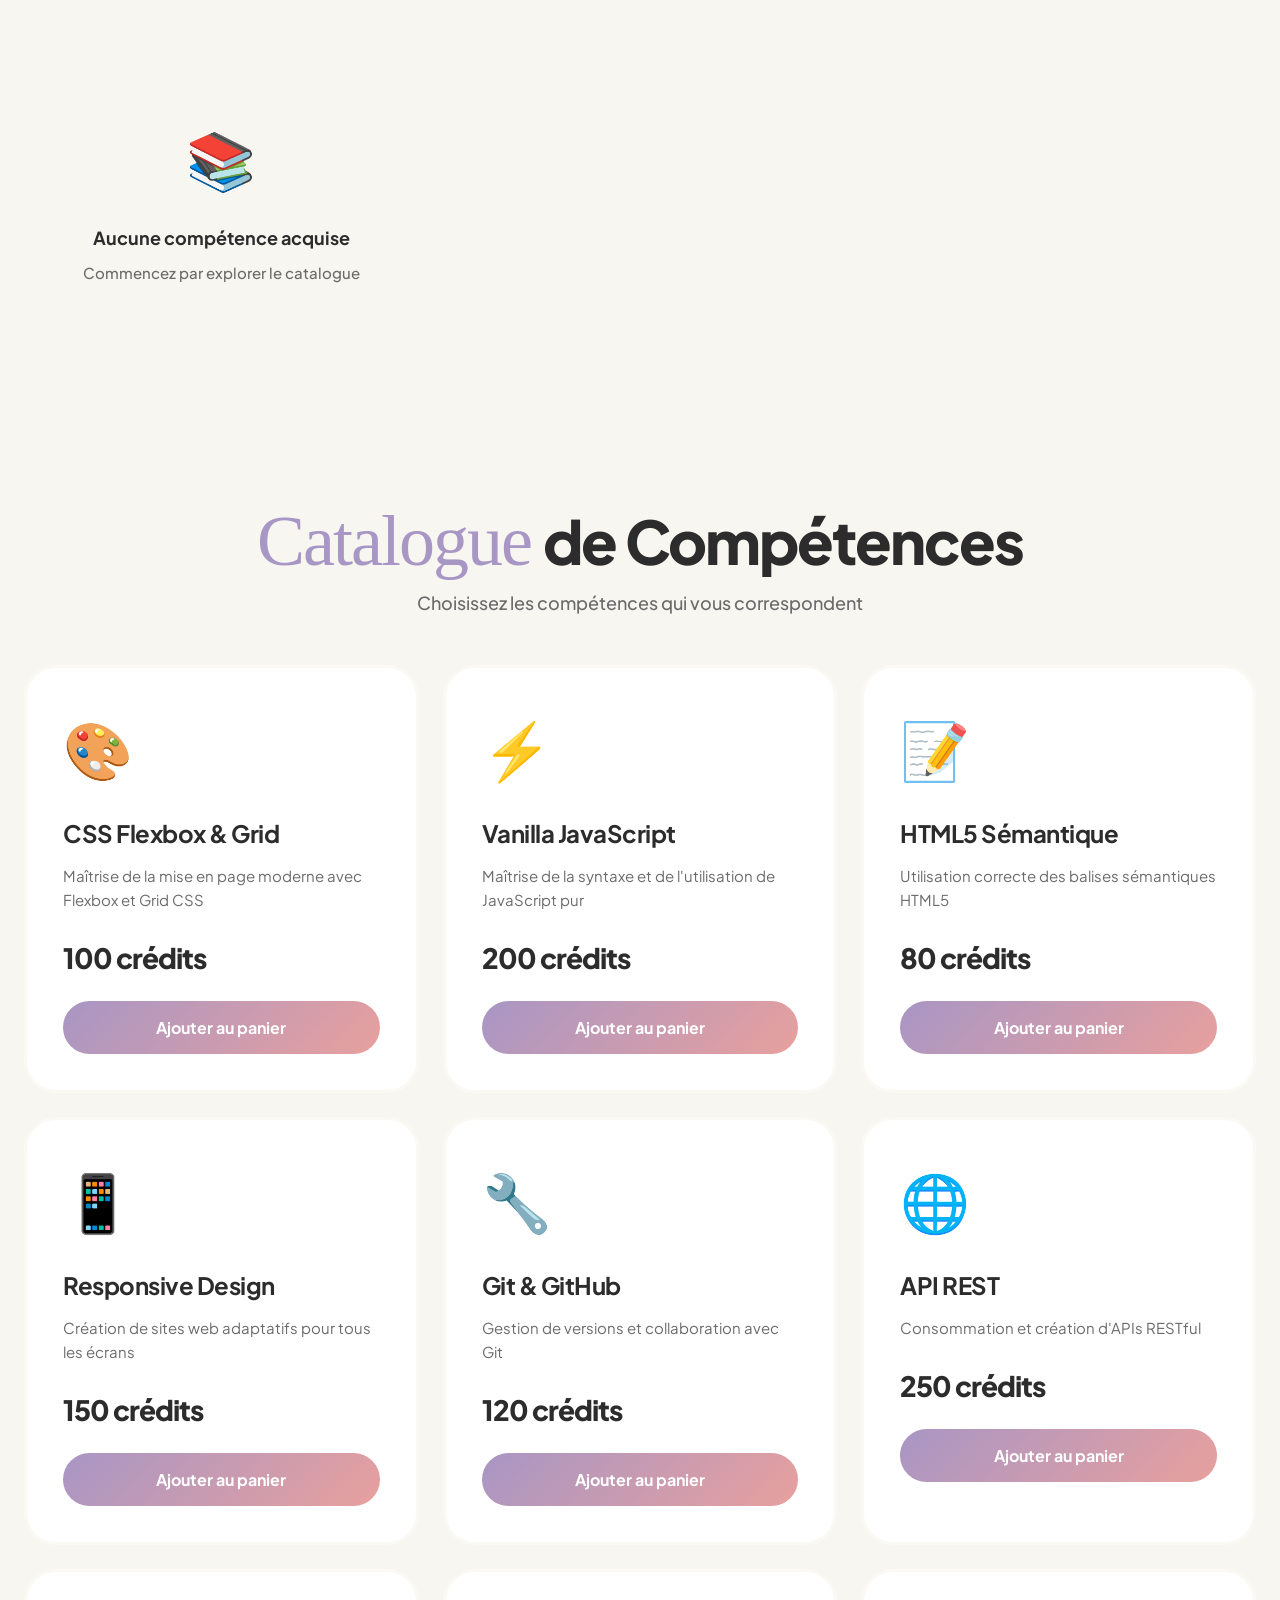
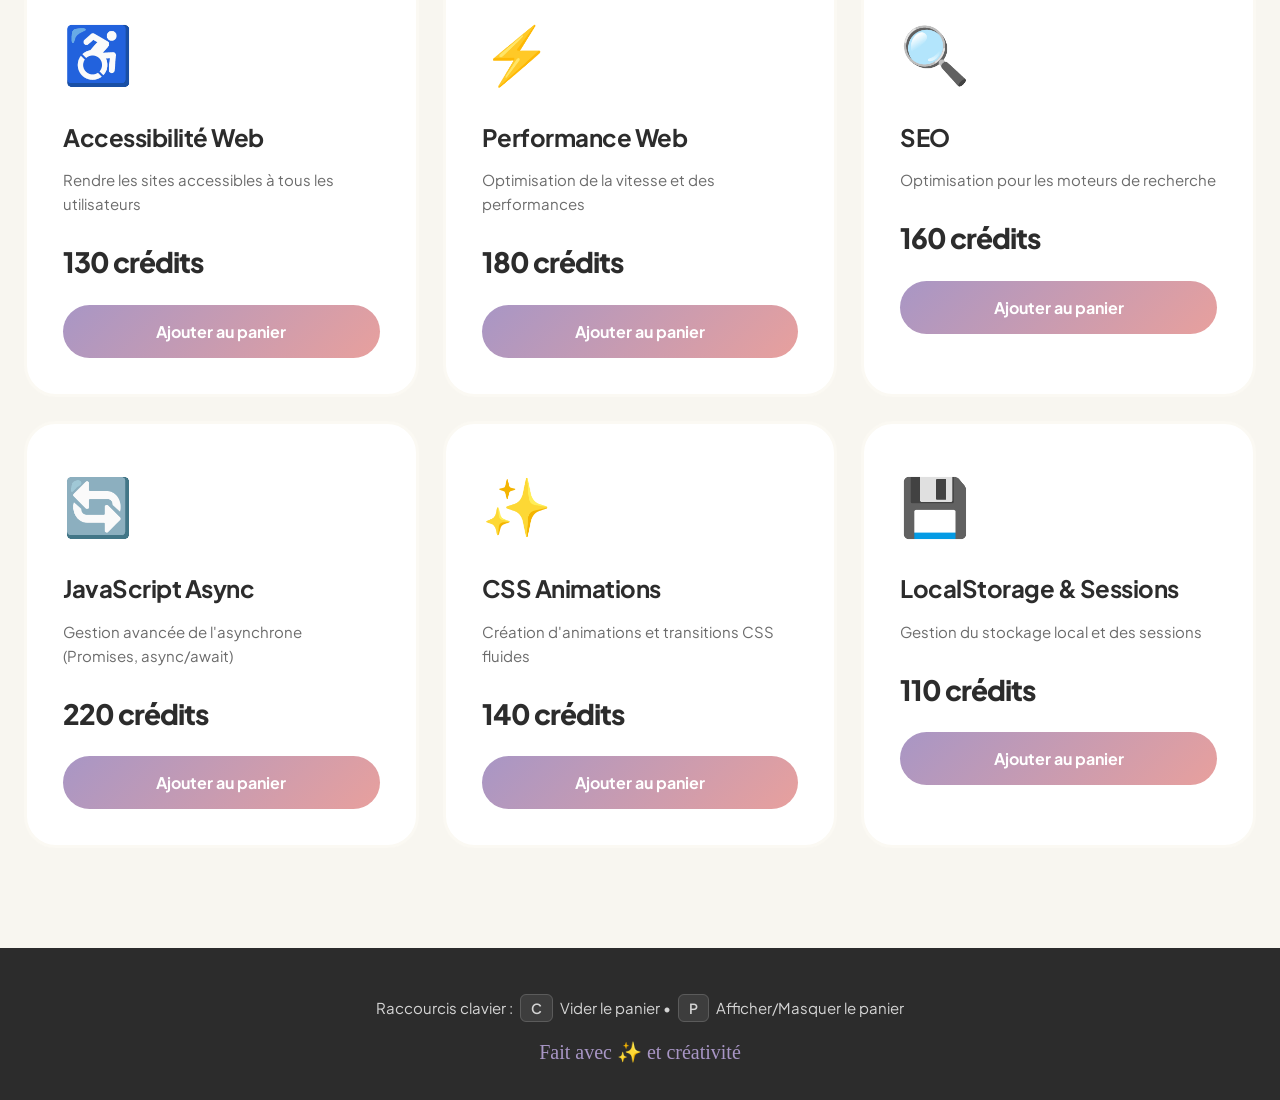
<file: skillshop.html>
<!DOCTYPE html>
<html lang="fr">
<head>
    
    <meta charset="UTF-8">
    <meta name="viewport" content="width=device-width, initial-scale=1.0">

     <!-- Google Tag Manager -->
<script>(function(w,d,s,l,i){w[l]=w[l]||[];w[l].push({'gtm.start':
new Date().getTime(),event:'gtm.js'});var f=d.getElementsByTagName(s)[0],
j=d.createElement(s),dl=l!='dataLayer'?'&l='+l:'';j.async=true;j.src=
'https://www.googletagmanager.com/gtm.js?id='+i+dl;f.parentNode.insertBefore(j,f);
})(window,document,'script','dataLayer','GTM-WMP7Q8S6');</script>
<!-- End Google Tag Manager -->
    
    <title>Accueil — Cloé Laurin | Graphiste Créative & Développeuse</title>
    <meta name="description" content="Bienvenue sur le portfolio de Cloé Laurin, étudiante entrepreneure en communication et graphiste créative à Charleville-Mézières. Découvrez mes projets !">
    <meta name="author" content="Cloé Laurin">
    <meta name="keywords" content="portfolio, Cloé Laurin, graphiste, communication, création web, Charleville-Mézières">

    
    <link rel="icon" href="assets/favicon.ico" type="image/x-icon">
    <link rel="apple-touch-icon" href="assets/icon-192.png">

    <meta property="og:type" content="website">
    <meta property="og:url" content="https://cloelrn.github.io/portfolio/index.html">
    <meta property="og:title" content="Portfolio de Cloé Laurin">
    <meta property="og:description" content="Découvrez mes projets en design et communication !">
    <meta property="og:image" content="https://cloelrn.github.io/portfolio/assets/image-partage.jpg"> <meta name="twitter:card" content="summary_large_image">
    <meta name="twitter:site" content="@TonPseudoX"> <meta name="twitter:title" content="Portfolio de Cloé Laurin">
    <meta name="twitter:description" content="Découvrez mes projets en design et communication !">
    <meta name="twitter:image" content="https://cloelrn.github.io/portfolio/assets/image-partage.jpg">

    <link rel="preconnect" href="https://fonts.googleapis.com">
    <link rel="preconnect" href="https://fonts.gstatic.com" crossorigin>
    <link href="https://fonts.googleapis.com/css2?family=Playlist+Script&family=Plus+Jakarta+Sans:wght@400;500;600;700;800&display=swap" rel="stylesheet">
    <link rel="stylesheet" href="skillshop.css">
    
    <link rel="manifest" href="manifest.json">
    
</head>
<body>
    <!-- Google Tag Manager (noscript) -->
<noscript><iframe src="https://www.googletagmanager.com/ns.html?id=GTM-WMP7Q8S6"
height="0" width="0" style="display:none;visibility:hidden"></iframe></noscript>
<!-- End Google Tag Manager (noscript) -->

    <!-- Bonus aléatoire -->
    <div id="randomBonus" class="random-bonus hidden">
        <div class="bonus-icon">💎</div>
        <div class="bonus-text">Cliquez!</div>
    </div>

    <!-- Navigation Bento -->
    <nav class="navbar">
        <div class="nav-content">
            <div class="nav-logo">
                <span class="logo-skill">Skill</span>
                <span class="logo-shop">Shop</span>
            </div>
            <div class="nav-credit">
                <span id="creditBalance" class="nav-credit-amount">500</span>
                <span class="nav-credit-label">crédits</span>
            </div>
        </div>
    </nav>

    <!-- Hero Section avec badges -->
    <section class="hero">
        <!-- Badges flottants -->
        <div class="hero-badge badge-1">
            <span>⚡<br>Rapide</span>
        </div>
        <div class="hero-badge badge-2">
            <span>Créatif</span>
        </div>
        <div class="hero-badge badge-3">
            <span>Innovation</span>
        </div>
        <div class="hero-badge badge-4">
            <span>Pro</span>
        </div>

        <!-- Sparkles -->
        <div class="sparkle sparkle-1">✨</div>
        <div class="sparkle sparkle-2">✨</div>
        <div class="sparkle sparkle-3">✨</div>

        <div class="container">
            <h1 class="hero-title">
                <span class="title-skill">Skill</span><span class="title-shop">Shop</span>
            </h1>
            <p class="hero-subtitle">Développez vos compétences avec style. Investissez dans ce qui compte vraiment.</p>
            <div class="hero-tagline">🚀 Plateforme d'apprentissage créative</div>
        </div>
    </section>

    <div class="container">
        <!-- Zone de Production -->
        <section class="production-section">
            <div class="section-header">
                <h2 class="section-title">
                    <span class="title-script">Gagner</span>
                    <span class="title-bold">des Crédits</span>
                </h2>
                <p class="section-description">Produisez des crédits pour acquérir de nouvelles compétences</p>
            </div>
            
            <div class="production-card">
                <form id="productionForm" class="production-form">
                    <div class="form-group">
                        <label for="productionTime">⏱️ Heures de production</label>
                        <input 
                            type="number" 
                            id="productionTime" 
                            name="productionTime" 
                            min="1" 
                            max="24" 
                            value="1"
                            required
                        >
                    </div>
                    <button type="submit" id="productionBtn" class="btn-primary">
                        🚀 Lancer la production
                    </button>
                    <div class="production-info">💡 Gain : Heures × 20 crédits</div>
                </form>
                <div id="productionMessage" class="production-message"></div>
            </div>
        </section>

        <!-- Compétences Acquises -->
        <section class="acquired-section">
            <div class="section-header">
                <h2 class="section-title">
                    <span class="title-script">Vos</span>
                    <span class="title-bold">Compétences</span>
                </h2>
                <p class="section-description">Les compétences que vous avez acquises</p>
            </div>
            <div id="acquiredSkillsList" class="acquired-grid">
                <div class="empty-state">
                    <div class="empty-icon">📚</div>
                    <p class="empty-text">Aucune compétence acquise</p>
                    <p class="empty-subtext">Commencez par explorer le catalogue</p>
                </div>
            </div>
        </section>

        <!-- Catalogue -->
        <section class="catalog-section">
            <div class="section-header">
                <h2 class="section-title">
                    <span class="title-script">Catalogue</span>
                    <span class="title-bold">de Compétences</span>
                </h2>
                <p class="section-description">Choisissez les compétences qui vous correspondent</p>
            </div>
            <div id="catalogGrid" class="catalog-grid">
                <!-- Généré par JS -->
            </div>
        </section>

        <!-- Panier -->
        <section class="cart-section" id="cartSection">
            <div class="cart-container">
                <div class="cart-header">
                    <div style="display: flex; align-items: center; gap: 12px;">
                        <h3 class="cart-title">🛒 Panier</h3>
                        <span id="cartCount" class="cart-count">0</span>
                    </div>
                    <button id="toggleCartBtn" class="btn-toggle" title="Appuyez sur 'P'">
                        <svg width="20" height="20" viewBox="0 0 20 20" fill="none">
                            <path d="M5 7.5L10 12.5L15 7.5" stroke="currentColor" stroke-width="2" stroke-linecap="round"/>
                        </svg>
                    </button>
                </div>
                
                <div id="cartContent" class="cart-content">
                    <div id="cartItems" class="cart-items">
                        <div class="empty-state small">
                            <div class="empty-icon">🛍️</div>
                            <p class="empty-text">Votre panier est vide</p>
                            <p class="empty-subtext">Ajoutez des compétences</p>
                        </div>
                    </div>
                    
                    <div class="cart-footer">
                        <div class="cart-total">
                            <span class="total-label">💰 Total</span>
                            <span id="cartTotal" class="total-amount">0</span>
                        </div>
                        <div class="cart-actions">
                            <button id="clearCartBtn" class="btn-secondary" title="Raccourci : C">
                                Vider
                            </button>
                            <button id="validatePurchaseBtn" class="btn-primary">
                                Valider l'achat
                            </button>
                        </div>
                    </div>
                </div>
            </div>
        </section>
    </div>

    <!-- Messages -->
    <div id="messageBox" class="message-box hidden"></div>

    <!-- Footer Bento -->
    <footer class="footer">
        <div class="footer-content">
            <p class="footer-text">
                Raccourcis clavier : <kbd>C</kbd> Vider le panier • <kbd>P</kbd> Afficher/Masquer le panier
            </p>
            <p class="footer-love">Fait avec ✨ et créativité</p>
        </div>
    </footer>

    <script src="skillshop.js"></script>
</body>
</html>
</file>
<file: portfolio.css>
* {
    margin: 0;
    padding: 0;
    box-sizing: border-box;
}

:root {
    --purple: #A896C5;
    --pink: #E8A09D;
    --green: #9EBE8B;
    --coral: #E89B95;
    --yellow: #F4EED7;
    --cream: #FBF9F3;
    --beige: #F8F6F0;
    --black: #2C2C2C;
    --gray: #6B6B6B;
    --white: #FFFFFF;
    
    --font-script: 'Playlist Script', cursive;
    --font-sans: 'Plus Jakarta Sans', sans-serif;
    
    --container-max: 1400px;
    --gap-sm: 12px;
    --gap-md: 24px;
    --gap-lg: 48px;
    
    --radius-sm: 12px;
    --radius-md: 20px;
    --radius-lg: 32px;
    
    --shadow-sm: 0 4px 12px rgba(0, 0, 0, 0.06);
    --shadow-md: 0 8px 24px rgba(0, 0, 0, 0.08);
    --shadow-lg: 0 12px 40px rgba(0, 0, 0, 0.12);
}

html {
    scroll-behavior: smooth;
}

body {
    font-family: var(--font-sans);
    background: var(--beige);
    color: var(--black);
    line-height: 1.6;
    overflow-x: hidden;
    min-height: 100vh;
    display: flex;
    flex-direction: column;
}

::selection {
    background: var(--purple);
    color: var(--white);
}


@media (hover: hover) {
    .cursor-arrow {
        opacity: 1;
    }
    
    body {
        cursor: none;
    }
    
    a, button {
        cursor: none;
    }
}

.year-float {
    position: fixed;
    top: 80px;
    right: 40px;
    font-size: 120px;
    font-weight: 800;
    color: rgba(0, 0, 0, 0.03);
    z-index: 1;
    pointer-events: none;
    font-family: var(--font-sans);
}

.container-bento {
    max-width: var(--container-max);
    margin: 0 auto;
    padding: 0 24px;
}

.nav-bento {
    position: sticky;
    top: 0;
    background: rgba(248, 246, 240, 0.95);
    backdrop-filter: blur(20px);
    z-index: 100;
    padding: 20px 0;
    border-bottom: 1px solid rgba(0, 0, 0, 0.06);
}

.nav-container {
    max-width: var(--container-max);
    margin: 0 auto;
    padding: 0 24px;
    display: flex;
    justify-content: space-between;
    align-items: center;
}

.nav-logo {
    display: flex;
    align-items: baseline;
    gap: 8px;
    text-decoration: none;
    transition: 0.3s;
    z-index: 101;
}

.logo-script {
    font-family: var(--font-script);
    font-size: 32px;
    color: var(--purple);
}

.logo-sans {
    font-family: var(--font-sans);
    font-size: 18px;
    font-weight: 700;
    color: var(--black);
}

.menu-burger {
    display: none;
    flex-direction: column;
    justify-content: space-between;
    width: 32px;
    height: 24px;
    background: transparent;
    border: none;
    padding: 0;
    z-index: 101;
    transition: 0.3s;
}

.burger-line {
    width: 100%;
    height: 3px;
    background: var(--black);
    border-radius: 3px;
    transition: 0.3s;
}

.menu-burger.active .burger-line:nth-child(1) {
    transform: translateY(10.5px) rotate(45deg);
}

.menu-burger.active .burger-line:nth-child(2) {
    opacity: 0;
}

.menu-burger.active .burger-line:nth-child(3) {
    transform: translateY(-10.5px) rotate(-45deg);
}

.nav-menu {
    display: flex;
    list-style: none;
    gap: 8px;
}

.nav-link {
    padding: 10px 20px;
    color: var(--black);
    text-decoration: none;
    font-weight: 600;
    font-size: 15px;
    border-radius: var(--radius-sm);
    transition: 0.3s;
}

.nav-link:hover,
.nav-link.active {
    background: var(--purple);
    color: var(--white);
}

.hero-bento {
    min-height: 90vh;
    display: flex;
    align-items: center;
    padding: 80px 0;
    position: relative;
    overflow: hidden;
}

.badge-container {
    position: absolute;
    inset: 0;
    pointer-events: none;
}

.badge {
    position: absolute;
    padding: 16px 24px;
    font-weight: 700;
    font-size: 16px;
    color: var(--black);
    box-shadow: var(--shadow-md);
    display: flex;
    align-items: center;
    justify-content: center;
    text-align: center;
    animation: float 6s ease-in-out infinite;
}

@keyframes float {
    0%, 100% { transform: translateY(0) rotate(-2deg); }
    50% { transform: translateY(-20px) rotate(2deg); }
}

.badge-star {
    background: var(--purple);
    clip-path: polygon(50% 0%, 61% 35%, 98% 35%, 68% 57%, 79% 91%, 50% 70%, 21% 91%, 32% 57%, 2% 35%, 39% 35%);
    top: 15%;
    left: 8%;
    width: 140px;
    height: 140px;
    animation-delay: 0s;
}

.badge-oval {
    background: var(--pink);
    border-radius: 50%;
    top: 20%;
    left: 28%;
    animation-delay: 0.5s;
}

.badge-burst {
    background: var(--green);
    clip-path: polygon(50% 0%, 63% 38%, 100% 38%, 69% 59%, 82% 100%, 50% 75%, 18% 100%, 31% 59%, 0% 38%, 37% 38%);
    top: 18%;
    left: 48%;
    width: 130px;
    height: 130px;
    animation-delay: 1s;
}

.badge-semicircle {
    background: var(--coral);
    border-radius: 200px 200px 0 0;
    top: 22%;
    right: 20%;
    width: 150px;
    height: 90px;
    animation-delay: 1.5s;
}

.badge-rect {
    background: var(--yellow);
    border-radius: var(--radius-sm);
    top: 10%;
    right: 8%;
    animation-delay: 2s;
    letter-spacing: 1px;
    font-size: 13px;
}

.hero-title-wrapper {
    text-align: center;
    position: relative;
    z-index: 2;
}

.hero-title {
    font-size: 160px;
    font-weight: 800;
    line-height: 0.9;
    margin-bottom: 32px;
    font-family: var(--font-sans);
    letter-spacing: -4px;
}

.title-part {
    color: var(--black);
}

.title-art {
    font-family: var(--font-script);
    font-size: 180px;
    color: var(--black);
    font-weight: 400;
}

.hero-name {
    display: inline-block;
}

.name-box {
    font-size: 32px;
    font-weight: 600;
    color: var(--gray);
    padding: 16px 32px;
    border: 3px dashed var(--black);
    border-radius: var(--radius-sm);
    background: var(--cream);
}

.sparkle {
    position: absolute;
    font-size: 40px;
    animation: sparkle 2s ease-in-out infinite;
}

@keyframes sparkle {
    0%, 100% { opacity: 0.3; transform: scale(1); }
    50% { opacity: 1; transform: scale(1.2); }
}

.sparkle-1 {
    top: 45%;
    right: 25%;
    animation-delay: 0s;
}

.sparkle-2 {
    bottom: 30%;
    left: 20%;
    animation-delay: 1s;
}

.intro-section {
    padding: 60px 0;
}

.intro-bento-grid {
    display: grid;
    grid-template-columns: repeat(6, 1fr);
    gap: 20px;
}

.card-main {
    grid-column: span 6;
    grid-row: 1;
}

.card-stats:nth-of-type(2) {
    grid-column: span 3;
    grid-row: 2;
}

.card-stats:nth-of-type(3) {
    grid-column: span 3;
    grid-row: 2;
}

.card-highlight {
    grid-column: span 6;
    grid-row: 3;
}

.intro-card {
    background: var(--white);
    border-radius: var(--radius-md);
    padding: 32px;
    box-shadow: var(--shadow-sm);
    transition: 0.3s;
}

.intro-card:hover {
    transform: translateY(-8px);
    box-shadow: var(--shadow-lg);
}

.intro-content {
    display: flex;
    gap: 32px;
    align-items: flex-start;
    width: 100%;
}

.intro-photo {
    flex-shrink: 0;
}

.intro-text {
    flex: 1;
}

.card-main h2 {
    font-size: 32px;
    margin-bottom: 16px;
    font-weight: 700;
}

.card-main p {
    font-size: 17px;
    line-height: 1.7;
    color: var(--gray);
    margin-bottom: 12px;
}

.photo-wrapper {
    position: relative;
    width: 200px;
    height: 200px;
}

.photo-wrapper img {
    width: 100%;
    height: 100%;
    object-fit: cover;
    border-radius: 20px;
    border: 4px solid var(--purple);
    box-shadow: 0 8px 24px rgba(168, 150, 197, 0.3);
    transition: 0.4s ease;
}

.photo-wrapper:hover img {
    transform: translateY(-4px);
    box-shadow: 0 12px 32px rgba(168, 150, 197, 0.4);
}

.photo-badge {
    position: absolute;
    bottom: -10px;
    right: -10px;
    width: 48px;
    height: 48px;
    background: linear-gradient(135deg, var(--yellow) 0%, var(--pink) 100%);
    border-radius: 50%;
    display: flex;
    align-items: center;
    justify-content: center;
    font-size: 24px;
    border: 3px solid var(--white);
    box-shadow: 0 4px 12px rgba(0, 0, 0, 0.15);
    animation: pulse 2s ease-in-out infinite;
}

@keyframes pulse {
    0%, 100% { transform: scale(1); }
    50% { transform: scale(1.1); }
}

.card-stats {
    display: flex;
    align-items: center;
    justify-content: center;
    background: linear-gradient(135deg, var(--purple) 0%, var(--pink) 100%);
    color: var(--white);
    min-height: 160px;
}

.stat-item {
    text-align: center;
}

.stat-number {
    font-size: 56px;
    font-weight: 800;
    line-height: 1;
    margin-bottom: 12px;
}

.stat-label {
    font-size: 15px;
    font-weight: 600;
    opacity: 0.9;
    line-height: 1.3;
}

.card-highlight {
    background: var(--yellow);
    display: flex;
    flex-direction: row;
    align-items: center;
    justify-content: center;
    gap: 20px;
    text-align: left;
    padding: 32px 40px;
}

.highlight-icon {
    font-size: 48px;
    flex-shrink: 0;
}

.card-highlight p {
    font-size: 16px;
    font-weight: 600;
    margin: 0;
}

.cta-section {
    padding: 60px 0 80px;
}

.cta-card {
    background: linear-gradient(135deg, var(--purple) 0%, var(--pink) 100%);
    border-radius: var(--radius-lg);
    padding: 64px 48px;
    text-align: center;
    color: var(--white);
    box-shadow: var(--shadow-lg);
}

.cta-card h2 {
    font-size: 42px;
    font-weight: 800;
    margin-bottom: 16px;
}

.cta-card p {
    font-size: 20px;
    opacity: 0.9;
    margin-bottom: 32px;
}

.cta-buttons {
    display: flex;
    gap: 16px;
    justify-content: center;
    flex-wrap: wrap;
}

.btn-primary,
.btn-secondary {
    padding: 16px 40px;
    font-size: 17px;
    font-weight: 700;
    text-decoration: none;
    border-radius: 30px;
    transition: 0.3s;
    display: inline-block;
}

.btn-primary {
    background: var(--white);
    color: var(--purple);
}

.btn-primary:hover {
    transform: translateY(-2px);
    box-shadow: 0 8px 24px rgba(255, 255, 255, 0.3);
}

.btn-secondary {
    background: transparent;
    color: var(--white);
    border: 2px solid var(--white);
}

.btn-secondary:hover {
    background: var(--white);
    color: var(--purple);
}

.section-header {
    text-align: center;
    margin-bottom: 64px;
}

.section-title {
    font-size: 72px;
    font-weight: 800;
    margin-bottom: 16px;
    line-height: 1;
}

.title-script {
    font-family: var(--font-script);
    font-size: 90px;
    font-weight: 400;
    color: var(--purple);
}

.title-bold {
    font-family: var(--font-sans);
    color: var(--black);
}

.section-subtitle {
    font-size: 20px;
    color: var(--gray);
    font-weight: 500;
}

.portfolio-section {
    padding: 80px 0;
}

.portfolio-grid {
    display: grid;
    grid-template-columns: repeat(auto-fit, minmax(400px, 1fr));
    gap: var(--gap-md);
}

.project-card {
    background: var(--white);
    border-radius: var(--radius-lg);
    overflow: hidden;
    box-shadow: var(--shadow-sm);
    transition: 0.4s;
}

.project-card:hover {
    transform: translateY(-12px);
    box-shadow: var(--shadow-lg);
}

.card-large {
    grid-column: span 2;
}

.project-image-wrapper {
    position: relative;
    overflow: hidden;
    aspect-ratio: 16/10;
}

.project-image {
    width: 100%;
    height: 100%;
    object-fit: cover;
    transition: 0.4s;
}

.project-card:hover .project-image {
    transform: scale(1.05);
}

.project-overlay {
    position: absolute;
    inset: 0;
    background: linear-gradient(135deg, var(--purple) 0%, var(--pink) 100%);
    display: flex;
    align-items: center;
    justify-content: center;
    opacity: 0;
    transition: 0.3s;
}

.project-card:hover .project-overlay {
    opacity: 0.95;
}

.view-text {
    color: var(--white);
    font-size: 24px;
    font-weight: 700;
}

.project-content {
    padding: 32px;
}

.project-tags {
    display: flex;
    flex-wrap: wrap;
    gap: 8px;
    margin-bottom: 16px;
}

.tag {
    padding: 6px 14px;
    border-radius: 20px;
    font-size: 13px;
    font-weight: 700;
    color: var(--white);
}

.tag-purple { background: var(--purple); }
.tag-pink { background: var(--pink); }
.tag-green { background: var(--green); }
.tag-coral { background: var(--coral); }
.tag-yellow { background: var(--yellow); color: var(--black); }

.project-title {
    font-size: 32px;
    font-weight: 800;
    margin-bottom: 12px;
}

.project-desc {
    font-size: 16px;
    line-height: 1.7;
    color: var(--gray);
    margin-bottom: 20px;
}

.project-meta {
    display: flex;
    align-items: center;
    gap: 12px;
    font-size: 14px;
    font-weight: 600;
    color: var(--gray);
}

.meta-dot {
    opacity: 0.5;
}

.card-cta {
    background: linear-gradient(135deg, var(--purple) 0%, var(--pink) 100%);
    display: flex;
    align-items: center;
    justify-content: center;
    padding: 48px;
    text-align: center;
}

.cta-content {
    color: var(--white);
}

.cta-icon {
    font-size: 56px;
    margin-bottom: 16px;
}

.cta-content h3 {
    font-size: 28px;
    margin-bottom: 12px;
    font-weight: 800;
}

.cta-content p {
    font-size: 17px;
    margin-bottom: 24px;
    opacity: 0.9;
}

.btn-cta {
    display: inline-block;
    padding: 14px 32px;
    background: var(--white);
    color: var(--purple);
    text-decoration: none;
    border-radius: 30px;
    font-weight: 700;
    font-size: 16px;
    transition: 0.3s;
}

.btn-cta:hover {
    transform: scale(1.05);
    box-shadow: 0 8px 24px rgba(0, 0, 0, 0.2);
}

.project-link {
    text-decoration: none;
    color: inherit;
    display: block;
    transition: transform 0.3s ease;
}

.project-link:hover {
    transform: translateY(-4px);
}

.project-link:hover .project-card {
    transform: none;
}

.about-section {
    padding: 80px 0;
    background: var(--cream);
}

.about-bento-grid {
    display: grid;
    grid-template-columns: repeat(3, 1fr);
    gap: var(--gap-md);
}

.about-card {
    background: var(--white);
    border-radius: var(--radius-md);
    padding: 32px;
    box-shadow: var(--shadow-sm);
    transition: 0.3s;
}

.about-card:hover {
    transform: translateY(-8px);
    box-shadow: var(--shadow-lg);
}

.card-label {
    font-size: 12px;
    font-weight: 800;
    text-transform: uppercase;
    letter-spacing: 1px;
    color: var(--purple);
    margin-bottom: 16px;
}

.about-card h2 {
    font-size: 24px;
    font-weight: 800;
    margin-bottom: 16px;
}

.about-card p {
    font-size: 16px;
    line-height: 1.7;
    color: var(--gray);
    margin-bottom: 12px;
}

.card-bio {
    grid-column: span 2;
}

.card-approach {
    grid-column: span 1;
}

.card-skills {
    grid-column: span 2;
}

.skills-badges {
    display: flex;
    flex-wrap: wrap;
    gap: 10px;
}

.skill-badge {
    padding: 10px 18px;
    background: var(--purple);
    color: var(--white);
    border-radius: 20px;
    font-size: 14px;
    font-weight: 700;
    transition: 0.3s;
}

.skill-badge:hover {
    background: var(--pink);
    transform: scale(1.05);
}

.expertise-list {
    display: flex;
    flex-direction: column;
    gap: 16px;
}

.expertise-item {
    display: flex;
    align-items: center;
    gap: 12px;
    font-size: 16px;
    font-weight: 600;
}

.expertise-icon {
    font-size: 28px;
}

.location-content {
    display: flex;
    align-items: center;
    gap: 16px;
}

.location-icon {
    font-size: 40px;
}

.location-city {
    font-size: 20px;
    font-weight: 700;
    margin-bottom: 4px;
}

.location-region {
    font-size: 15px;
    color: var(--gray);
}

.languages-list {
    display: flex;
    flex-direction: column;
    gap: 16px;
}

.language-item {
    display: flex;
    flex-direction: column;
    gap: 8px;
}

.language-name {
    font-size: 16px;
    font-weight: 700;
}

.language-level {
    height: 8px;
    background: var(--beige);
    border-radius: 4px;
    overflow: hidden;
}

.level-bar {
    height: 100%;
    width: var(--level);
    background: linear-gradient(90deg, var(--purple) 0%, var(--pink) 100%);
    border-radius: 4px;
    transition: 1s ease;
}

.experiences-section {
    padding: 80px 0;
    background: linear-gradient(135deg, #B8A8D4 0%, #A896C5 100%);
    position: relative;
}

.experiences-section::before {
    content: '';
    position: absolute;
    top: 0;
    left: 0;
    right: 0;
    height: 60px;
    background: linear-gradient(to bottom, var(--beige), transparent);
}

.experiences-section .section-title,
.experiences-section .section-subtitle {
    color: var(--white);
}

.experiences-timeline {
    display: flex;
    flex-direction: column;
    gap: 24px;
    position: relative;
}

.experiences-timeline::before {
    content: '';
    position: absolute;
    left: 20px;
    top: 40px;
    bottom: 40px;
    width: 3px;
    background: rgba(255, 255, 255, 0.2);
    border-radius: 3px;
}

.experience-card {
    background: var(--white);
    border-radius: var(--radius-lg);
    padding: 32px;
    box-shadow: 0 8px 24px rgba(0, 0, 0, 0.1);
    transition: 0.4s cubic-bezier(0.16, 1, 0.3, 1);
    position: relative;
    margin-left: 50px;
}

.experience-card::before {
    content: '';
    position: absolute;
    left: -35px;
    top: 40px;
    width: 14px;
    height: 14px;
    background: var(--white);
    border: 4px solid var(--purple);
    border-radius: 50%;
    box-shadow: 0 0 0 4px rgba(168, 150, 197, 0.2);
}

.experience-card:hover {
    transform: translateX(8px);
    box-shadow: 0 12px 40px rgba(0, 0, 0, 0.15);
}

.experience-badge {
    display: inline-block;
    padding: 6px 16px;
    border-radius: 20px;
    font-size: 13px;
    font-weight: 700;
    margin-bottom: 16px;
    text-transform: uppercase;
    letter-spacing: 0.5px;
}

.badge-entrepreneur {
    background: linear-gradient(135deg, #FF6B35 0%, #F7931E 100%);
    color: var(--white);
}

.badge-alternance {
    background: linear-gradient(135deg, #6296F7 0%, #7BA5F8 100%);
    color: var(--white);
}

.badge-benevole {
    background: linear-gradient(135deg, #10B981 0%, #34D399 100%);
    color: var(--white);
}

.badge-stage {
    background: linear-gradient(135deg, #8B5CF6 0%, #A78BFA 100%);
    color: var(--white);
}

.experience-header {
    margin-bottom: 20px;
}

.experience-title {
    font-size: 22px;
    font-weight: 700;
    color: var(--black);
    margin-bottom: 12px;
    line-height: 1.4;
}

.experience-meta {
    display: flex;
    align-items: center;
    gap: 12px;
    flex-wrap: wrap;
    font-size: 14px;
    color: var(--gray);
}

.experience-period {
    font-weight: 600;
    color: var(--purple);
}

.experience-type {
    font-weight: 600;
}

.experience-list {
    list-style: none;
    padding: 0;
    display: flex;
    flex-direction: column;
    gap: 12px;
}

.experience-list li {
    position: relative;
    padding-left: 28px;
    font-size: 16px;
    line-height: 1.6;
    color: var(--gray);
}

.experience-list li::before {
    content: '→';
    position: absolute;
    left: 0;
    color: var(--purple);
    font-weight: 700;
    font-size: 18px;
}

.cv-cta {
    margin-top: 64px;
    background: var(--white);
    border-radius: var(--radius-lg);
    padding: 48px;
    text-align: center;
    box-shadow: 0 8px 24px rgba(0, 0, 0, 0.1);
}

.cv-cta-content h3 {
    font-size: 32px;
    font-weight: 700;
    margin-bottom: 16px;
    color: var(--black);
}

.cv-cta-content p {
    font-size: 18px;
    color: var(--gray);
    margin-bottom: 32px;
    max-width: 600px;
    margin-left: auto;
    margin-right: auto;
}

.btn-cv {
    display: inline-flex;
    align-items: center;
    gap: 12px;
    padding: 16px 40px;
    background: linear-gradient(135deg, var(--purple) 0%, var(--pink) 100%);
    color: var(--white);
    text-decoration: none;
    border-radius: 30px;
    font-size: 17px;
    font-weight: 700;
    transition: 0.3s;
    box-shadow: 0 4px 16px rgba(168, 150, 197, 0.3);
}

.btn-cv:hover {
    transform: translateY(-2px);
    box-shadow: 0 8px 24px rgba(168, 150, 197, 0.4);
}

.btn-icon {
    font-size: 20px;
}

.contact-section {
    padding: 80px 0;
}

.contact-bento-grid {
    display: grid;
    grid-template-columns: 1.5fr 1fr;
    gap: var(--gap-lg);
}

.contact-form-wrapper {
    position: relative;
}

.contact-form {
    background: var(--white);
    border-radius: var(--radius-lg);
    padding: 40px;
    box-shadow: var(--shadow-md);
}

.form-group {
    margin-bottom: 24px;
}

.form-group label {
    display: block;
    font-size: 14px;
    font-weight: 700;
    margin-bottom: 8px;
    color: var(--black);
}

.form-group input,
.form-group textarea {
    width: 100%;
    padding: 14px 18px;
    border: 2px solid var(--beige);
    border-radius: var(--radius-sm);
    font-family: inherit;
    font-size: 16px;
    transition: 0.3s;
    background: var(--cream);
}

.form-group input:focus,
.form-group textarea:focus {
    outline: none;
    border-color: var(--purple);
    background: var(--white);
}

.form-group textarea {
    resize: vertical;
    min-height: 140px;
}

.btn-submit {
    width: 100%;
    padding: 16px 32px;
    background: linear-gradient(135deg, var(--purple) 0%, var(--pink) 100%);
    color: var(--white);
    border: none;
    border-radius: 30px;
    font-size: 17px;
    font-weight: 700;
    display: flex;
    align-items: center;
    justify-content: center;
    gap: 12px;
    transition: 0.3s;
}

.btn-submit:hover {
    transform: translateY(-2px);
    box-shadow: 0 8px 24px rgba(168, 150, 197, 0.4);
}

.success-message {
    position: absolute;
    inset: 0;
    background: var(--white);
    border-radius: var(--radius-lg);
    padding: 40px;
    display: flex;
    flex-direction: column;
    align-items: center;
    justify-content: center;
    text-align: center;
    box-shadow: var(--shadow-md);
}

.success-icon {
    width: 80px;
    height: 80px;
    background: var(--green);
    color: var(--white);
    border-radius: 50%;
    display: flex;
    align-items: center;
    justify-content: center;
    font-size: 48px;
    margin-bottom: 24px;
}

.success-message h3 {
    font-size: 32px;
    margin-bottom: 12px;
}

.success-message p {
    font-size: 17px;
    color: var(--gray);
}

.contact-info-cards {
    display: flex;
    flex-direction: column;
    gap: var(--gap-md);
}

.info-card {
    background: var(--white);
    border-radius: var(--radius-md);
    padding: 28px;
    box-shadow: var(--shadow-sm);
    display: flex;
    gap: 20px;
    align-items: center;
    transition: 0.3s;
}

.info-card:hover {
    transform: translateX(8px);
    box-shadow: var(--shadow-md);
}

.card-highlight-contact {
    background: var(--yellow);
}

.info-icon {
    font-size: 40px;
}

.info-label {
    font-size: 13px;
    font-weight: 800;
    text-transform: uppercase;
    letter-spacing: 1px;
    color: var(--gray);
    margin-bottom: 6px;
}

.info-link {
    font-size: 20px;
    font-weight: 700;
    color: var(--black);
    text-decoration: none;
    transition: 0.3s;
}

.info-link:hover {
    color: var(--purple);
}

.info-text {
    font-size: 16px;
    font-weight: 600;
    line-height: 1.5;
}

.footer-bento {
    background: var(--black);
    color: var(--white);
    padding: 48px 0 24px;
    margin-top: auto;
}

.footer-content {
    display: flex;
    justify-content: space-between;
    align-items: center;
    margin-bottom: 32px;
    padding-bottom: 32px;
    border-bottom: 1px solid rgba(255, 255, 255, 0.1);
}

.footer-logo {
    display: flex;
    align-items: baseline;
    gap: 8px;
}

.footer-logo .logo-script {
    color: var(--purple);
}

.footer-logo .logo-sans {
    color: var(--white);
}

.footer-tagline {
    font-size: 14px;
    opacity: 0.7;
    margin-top: 8px;
}

.footer-links {
    display: flex;
    gap: 32px;
}

.footer-links a {
    color: var(--white);
    text-decoration: none;
    font-weight: 600;
    font-size: 15px;
    opacity: 0.8;
    transition: 0.3s;
}

.footer-links a:hover {
    opacity: 1;
    color: var(--purple);
}

.footer-bottom {
    display: flex;
    justify-content: space-between;
    align-items: center;
    font-size: 14px;
    opacity: 0.6;
}

.footer-love {
    font-weight: 600;
}

@media (max-width: 1200px) {
    .hero-title {
        font-size: 120px;
    }
    
    .title-art {
        font-size: 140px;
    }
    
    .portfolio-grid {
        grid-template-columns: 1fr;
    }
    
    .card-large {
        grid-column: span 1;
    }
}

@media (max-width: 1024px) {
    .intro-bento-grid {
        grid-template-columns: repeat(4, 1fr);
    }
    
    .card-main {
        grid-column: span 4;
        grid-row: span 1;
    }
    
    .card-stats:nth-of-type(2),
    .card-stats:nth-of-type(3) {
        grid-column: span 2;
    }
    
    .card-highlight {
        grid-column: span 4;
    }
}

@media (max-width: 768px) {

    .menu-burger {
        display: flex;
    }
    
    .nav-menu {
        position: fixed;
        top: 70px;
        left: 0;
        right: 0;
        bottom: 0;
        background: var(--white);
        flex-direction: column;
        padding: 40px 20px;
        box-shadow: var(--shadow-lg);
        transform: translateX(-100%);
        opacity: 0;
        transition: 0.3s;
        z-index: 99;
    }
    
    .nav-menu.active {
        transform: translateX(0);
        opacity: 1;
    }
    
    .nav-link {
        font-size: 20px;
        padding: 16px 20px;
    }
    
    .year-float {
        font-size: 80px;
        top: 60px;
        right: 20px;
    }
    
    .badge {
        font-size: 12px;
        padding: 12px 16px;
    }
    
    .badge-star,
    .badge-burst {
        width: 100px;
        height: 100px;
    }
    
    .hero-title {
        font-size: 64px;
    }
    
    .title-art {
        font-size: 80px;
    }
    
    .name-box {
        font-size: 20px;
        padding: 12px 20px;
    }
    
    .section-title {
        font-size: 48px;
    }
    
    .title-script {
        font-size: 60px;
    }
    
    .intro-bento-grid {
        grid-template-columns: 1fr;
        gap: 16px;
    }
    
    .card-main,
    .card-stats:nth-of-type(2),
    .card-stats:nth-of-type(3),
    .card-highlight {
        grid-column: span 1;
        grid-row: auto;
    }
    
    .intro-content {
        flex-direction: column;
        text-align: center;
    }
    
    .intro-photo {
        order: 0;
    }
    
    .photo-wrapper {
        width: 160px;
        height: 160px;
        margin: 0 auto 24px;
    }
    
    .card-stats {
        min-height: 140px;
    }
    
    .stat-number {
        font-size: 48px;
    }
    
    .card-highlight {
        flex-direction: column;
        text-align: center;
        padding: 28px;
    }
    
    .about-bento-grid {
        grid-template-columns: 1fr;
    }
    
    .card-bio,
    .card-approach,
    .card-skills,
    .card-expertise {
        grid-column: span 1;
    }
    
    .contact-bento-grid {
        grid-template-columns: 1fr;
    }
    
    .experiences-timeline::before {
        left: 10px;
    }
    
    .experience-card {
        margin-left: 30px;
        padding: 24px;
    }
    
    .experience-card::before {
        left: -25px;
        width: 10px;
        height: 10px;
        border-width: 3px;
    }
    
    .experience-title {
        font-size: 19px;
    }
    
    .experience-list li {
        font-size: 15px;
        padding-left: 24px;
    }
    
    .cv-cta {
        padding: 32px 24px;
    }
    
    .cv-cta-content h3 {
        font-size: 24px;
    }
    
    .cv-cta-content p {
        font-size: 16px;
    }
    
    .footer-content {
        flex-direction: column;
        gap: 24px;
        text-align: center;
    }
    
    .footer-links {
        flex-direction: column;
        gap: 16px;
    }
    
    .footer-bottom {
        flex-direction: column;
        gap: 12px;
    }
}

@media (max-width: 480px) {
    .hero-title {
        font-size: 48px;
    }
    
    .title-art {
        font-size: 56px;
    }
    
    .section-title {
        font-size: 36px;
    }
    
    .title-script {
        font-size: 44px;
    }
    
    .portfolio-grid {
        grid-template-columns: 1fr;
        gap: var(--gap-sm);
    }
    
    .cta-card {
        padding: 48px 32px;
    }
    
    .cta-card h2 {
        font-size: 32px;
    }
    
    .cta-buttons {
        flex-direction: column;
    }
    
    .btn-primary,
    .btn-secondary {
        width: 100%;
    }
}

.formations-grid {
    margin-bottom: 4rem;
}

.subsection-title {
    font-size: 2rem;
    margin-bottom: 2rem;
    display: flex;
    align-items: center;
    gap: 0.5rem;
}

.subsection-title .title-script {
    font-family: var(--font-script);
    font-size: 2.5rem;
    color: var(--purple);
}

.subsection-title .title-bold {
    font-family: var(--font-sans);
    font-weight: 800;
    color: var(--black);
}

.formations-container {
    display: grid;
    grid-template-columns: repeat(auto-fit, minmax(300px, 1fr));
    gap: 1.5rem;
    margin-bottom: 2rem;
}

.formation-card {
    background: linear-gradient(135deg, var(--white) 0%, #f8f9ff 100%);
    border-radius: var(--radius-md);
    padding: 2rem;
    border: 2px solid #E8ECFF;
    position: relative;
    transition: all 0.3s ease;
    box-shadow: var(--shadow-sm);
}

.formation-card:hover {
    transform: translateY(-5px);
    box-shadow: 0 8px 25px rgba(168, 150, 197, 0.15);
    border-color: var(--purple);
}

.formation-badge {
    position: absolute;
    top: 1rem;
    right: 1rem;
    padding: 0.4rem 1rem;
    border-radius: 20px;
    font-size: 0.75rem;
    font-weight: 600;
    text-transform: uppercase;
    letter-spacing: 0.5px;
}

.badge-current {
    background: linear-gradient(135deg, #4ECDC4 0%, #44A08D 100%);
    color: var(--white);
}

.badge-completed {
    background: linear-gradient(135deg, var(--purple) 0%, var(--pink) 100%);
    color: var(--white);
}

.formation-icon {
    font-size: 2.5rem;
    margin-bottom: 1rem;
    display: block;
}

.formation-title {
    font-size: 1.1rem;
    font-weight: 700;
    color: var(--black);
    margin-bottom: 0.75rem;
    line-height: 1.4;
}

.formation-school {
    color: var(--gray);
    font-size: 0.95rem;
    margin-bottom: 0.5rem;
    font-weight: 500;
}

.formation-period {
    color: var(--purple);
    font-size: 0.9rem;
    font-weight: 600;
}

.certifications-box {
    background: linear-gradient(135deg, var(--yellow) 0%, #FFFBF0 100%);
    border-radius: var(--radius-md);
    padding: 2rem;
    border: 2px solid #F4EED7;
}

.cert-title {
    font-size: 1.5rem;
    font-weight: 700;
    color: var(--black);
    margin-bottom: 1.5rem;
}

.cert-list {
    display: flex;
    flex-direction: column;
    gap: 1.5rem;
}

.cert-item {
    display: flex;
    flex-direction: column;
    gap: 0.3rem;
    padding: 1.5rem;
    background: var(--white);
    border-radius: 15px;
    border-left: 4px solid var(--purple);
    transition: all 0.3s ease;
}

.cert-item:hover {
    transform: translateX(5px);
    box-shadow: 0 4px 15px rgba(168, 150, 197, 0.15);
}

.cert-name {
    font-weight: 700;
    color: var(--black);
    font-size: 1.05rem;
}

.cert-org {
    color: var(--gray);
    font-size: 0.9rem;
}

.cert-date {
    color: var(--purple);
    font-size: 0.85rem;
    font-weight: 600;
}

.competences-section {
    margin: 4rem 0;
}

.competences-grid {
    display: grid;
    grid-template-columns: repeat(auto-fit, minmax(280px, 1fr));
    gap: 1.5rem;
}

.competence-category {
    background: var(--white);
    border-radius: var(--radius-md);
    padding: 1.5rem;
    border: 2px solid #E8ECFF;
    transition: all 0.3s ease;
}

.competence-category:hover {
    border-color: var(--purple);
    box-shadow: 0 8px 25px rgba(168, 150, 197, 0.15);
}

.category-header {
    display: flex;
    align-items: center;
    gap: 0.75rem;
    margin-bottom: 1.25rem;
}

.category-icon {
    font-size: 2rem;
}

.category-title {
    font-size: 1.1rem;
    font-weight: 700;
    color: var(--black);
}

.skills-list {
    display: flex;
    flex-wrap: wrap;
    gap: 0.5rem;
}

.skill-tag {
    display: inline-block;
    padding: 0.5rem 1rem;
    background: linear-gradient(135deg, #F8F9FF 0%, #E8ECFF 100%);
    color: var(--black);
    border-radius: 20px;
    font-size: 0.85rem;
    font-weight: 500;
    border: 1px solid #D8DCFF;
    transition: all 0.3s ease;
}

.skill-tag:hover {
    background: linear-gradient(135deg, var(--purple) 0%, var(--pink) 100%);
    color: var(--white);
    transform: scale(1.05);
}

.soft-skills-section {
    margin: 4rem 0;
}

.soft-skills-container {
    display: grid;
    grid-template-columns: 2fr 1fr;
    gap: 2rem;
}

.qualities-box {
    background: linear-gradient(135deg, #FFF5E6 0%, #FFFBF0 100%);
    border-radius: var(--radius-md);
    padding: 2rem;
    border: 2px solid #FFE0B2;
}

.qualities-grid {
    display: grid;
    grid-template-columns: repeat(auto-fit, minmax(150px, 1fr));
    gap: 1rem;
}

.quality-item {
    display: flex;
    align-items: center;
    gap: 0.75rem;
    padding: 1rem;
    background: var(--white);
    border-radius: 15px;
    transition: all 0.3s ease;
    border: 2px solid transparent;
}

.quality-item:hover {
    border-color: #FFB74D;
    transform: translateY(-3px);
    box-shadow: 0 4px 15px rgba(255, 183, 77, 0.2);
}

.quality-icon {
    font-size: 1.5rem;
}

.quality-text {
    font-weight: 600;
    color: var(--black);
    font-size: 0.9rem;
}

.languages-box {
    background: linear-gradient(135deg, #E8F5E9 0%, #F1F8F4 100%);
    border-radius: var(--radius-md);
    padding: 2rem;
    border: 2px solid #A5D6A7;
}

.languages-list {
    display: flex;
    flex-direction: column;
    gap: 1rem;
}

.language-item {
    display: flex;
    align-items: center;
    gap: 1rem;
    padding: 1.25rem;
    background: var(--white);
    border-radius: 15px;
    transition: all 0.3s ease;
    border: 2px solid transparent;
}

.language-item:hover {
    border-color: #66BB6A;
    transform: translateX(5px);
    box-shadow: 0 4px 15px rgba(102, 187, 106, 0.15);
}

.lang-flag {
    font-size: 2rem;
}

.lang-info {
    display: flex;
    flex-direction: column;
    gap: 0.25rem;
}

.lang-name {
    font-weight: 700;
    color: var(--black);
    font-size: 1rem;
}

.lang-level {
    color: #66BB6A;
    font-size: 0.85rem;
    font-weight: 600;
}

@media (max-width: 1024px) {
    .formations-container {
        grid-template-columns: repeat(auto-fit, minmax(250px, 1fr));
    }
    
    .competences-grid {
        grid-template-columns: repeat(auto-fit, minmax(250px, 1fr));
    }
}

@media (max-width: 768px) {
    .soft-skills-container {
        grid-template-columns: 1fr;
    }
    
    .subsection-title {
        font-size: 1.5rem;
    }
    
    .subsection-title .title-script {
        font-size: 2rem;
    }
    
    .formations-container,
    .competences-grid {
        grid-template-columns: 1fr;
    }
    
    .qualities-grid {
        grid-template-columns: repeat(auto-fit, minmax(120px, 1fr));
    }
}

@media (prefers-reduced-motion: reduce) {
    *, *::before, *::after {
        animation: none !important;
        transition: none !important;
    }
}
</file>
<file: skillshop.css>
/* ===== SKILL-SHOP - BENTO BOX DESIGN ===== */

/* === Reset & Variables === */
* {
    margin: 0;
    padding: 0;
    box-sizing: border-box;
}

:root {
    /* Couleurs pastel Bento */
    --purple: #A896C5;
    --pink: #E8A09D;
    --green: #9EBE8B;
    --coral: #E89B95;
    --yellow: #F4EED7;
    --cream: #FBF9F3;
    --beige: #F8F6F0;
    --black: #2C2C2C;
    --gray: #6B6B6B;
    --white: #FFFFFF;
    
    /* Fonts */
    --font-script: 'Playlist Script', cursive;
    --font-sans: 'Plus Jakarta Sans', sans-serif;
    
    /* Spacing */
    --container-max: 1400px;
    --gap-sm: 12px;
    --gap-md: 24px;
    --gap-lg: 48px;
    
    /* Border radius */
    --radius-sm: 12px;
    --radius-md: 20px;
    --radius-lg: 32px;
    
    /* Shadows */
    --shadow-sm: 0 4px 12px rgba(0, 0, 0, 0.06);
    --shadow-md: 0 8px 24px rgba(0, 0, 0, 0.08);
    --shadow-lg: 0 12px 40px rgba(0, 0, 0, 0.12);
    
    /* Transitions */
    --transition: all 0.3s cubic-bezier(0.4, 0, 0.2, 1);
}

/* === Base === */
html {
    scroll-behavior: smooth;
}

body {
    font-family: var(--font-sans);
    background: var(--beige);
    color: var(--black);
    line-height: 1.6;
    min-height: 100vh;
    -webkit-font-smoothing: antialiased;
    -moz-osx-font-smoothing: grayscale;
}

::selection {
    background: var(--purple);
    color: var(--white);
}

.container {
    max-width: var(--container-max);
    margin: 0 auto;
    padding: 0 24px;
}

/* === Navigation === */
.navbar {
    position: sticky;
    top: 0;
    background: rgba(248, 246, 240, 0.95);
    backdrop-filter: blur(20px);
    z-index: 100;
    padding: 20px 0;
    border-bottom: 1px solid rgba(0, 0, 0, 0.06);
}

.nav-content {
    max-width: var(--container-max);
    margin: 0 auto;
    padding: 0 24px;
    display: flex;
    justify-content: space-between;
    align-items: center;
}

.nav-logo {
    display: flex;
    align-items: baseline;
    gap: 10px;
    font-size: 28px;
    font-weight: 700;
    color: var(--black);
}

.logo-skill {
    font-family: var(--font-script);
    font-size: 38px;
    color: var(--purple);
}

.logo-shop {
    font-family: var(--font-sans);
    font-weight: 800;
    letter-spacing: -1px;
}

.nav-credit {
    display: flex;
    align-items: center;
    gap: 12px;
    background: linear-gradient(135deg, var(--purple), var(--pink));
    padding: 12px 24px;
    border-radius: 30px;
    box-shadow: var(--shadow-sm);
}

.nav-credit-amount {
    font-size: 32px;
    font-weight: 800;
    color: var(--white);
    letter-spacing: -1px;
}

.nav-credit-label {
    font-size: 15px;
    font-weight: 600;
    color: var(--white);
    opacity: 0.9;
}

/* === Hero Section === */
.hero {
    min-height: 70vh;
    display: flex;
    align-items: center;
    justify-content: center;
    padding: 80px 24px 60px;
    position: relative;
    overflow: hidden;
    text-align: center;
}

/* Badges flottants Hero */
.hero-badge {
    position: absolute;
    padding: 16px 24px;
    font-weight: 700;
    font-size: 14px;
    color: var(--black);
    box-shadow: var(--shadow-md);
    display: flex;
    align-items: center;
    justify-content: center;
    text-align: center;
    animation: float 6s ease-in-out infinite;
}

@keyframes float {
    0%, 100% { transform: translateY(0) rotate(-2deg); }
    50% { transform: translateY(-20px) rotate(2deg); }
}

.badge-1 {
    background: var(--purple);
    border-radius: 50%;
    top: 15%;
    left: 10%;
    width: 120px;
    height: 120px;
    animation-delay: 0s;
}

.badge-2 {
    background: var(--green);
    clip-path: polygon(50% 0%, 61% 35%, 98% 35%, 68% 57%, 79% 91%, 50% 70%, 21% 91%, 32% 57%, 2% 35%, 39% 35%);
    top: 25%;
    right: 15%;
    width: 130px;
    height: 130px;
    animation-delay: 1s;
}

.badge-3 {
    background: var(--coral);
    border-radius: var(--radius-sm);
    bottom: 20%;
    left: 12%;
    animation-delay: 1.5s;
    font-size: 12px;
    letter-spacing: 1px;
}

.badge-4 {
    background: var(--yellow);
    border-radius: 200px 200px 0 0;
    bottom: 15%;
    right: 10%;
    width: 140px;
    height: 85px;
    animation-delay: 0.5s;
}

.hero-title {
    font-size: 120px;
    font-weight: 800;
    line-height: 0.9;
    margin-bottom: 24px;
    letter-spacing: -3px;
    position: relative;
    z-index: 2;
}

.title-skill {
    font-family: var(--font-script);
    font-size: 140px;
    color: var(--purple);
    font-weight: 400;
}

.title-shop {
    color: var(--black);
}

.hero-subtitle {
    font-size: 24px;
    font-weight: 600;
    color: var(--gray);
    max-width: 700px;
    margin: 0 auto 32px;
    line-height: 1.5;
}

.hero-tagline {
    display: inline-block;
    background: var(--cream);
    border: 3px dashed var(--black);
    border-radius: var(--radius-sm);
    padding: 16px 32px;
    font-size: 18px;
    font-weight: 600;
    color: var(--gray);
}

/* Sparkles decoratifs */
.sparkle {
    position: absolute;
    font-size: 32px;
    animation: sparkle 2s ease-in-out infinite;
    z-index: 1;
}

@keyframes sparkle {
    0%, 100% { opacity: 0.3; transform: scale(1); }
    50% { opacity: 1; transform: scale(1.2); }
}

.sparkle-1 { top: 30%; right: 28%; animation-delay: 0s; }
.sparkle-2 { bottom: 25%; left: 25%; animation-delay: 1s; }
.sparkle-3 { top: 45%; left: 15%; animation-delay: 0.5s; }

/* === Section Headers === */
.section-header {
    text-align: center;
    margin-bottom: 48px;
    padding-top: 60px;
}

.section-title {
    font-size: 60px;
    font-weight: 800;
    line-height: 1;
    letter-spacing: -2px;
    margin-bottom: 12px;
    display: flex;
    align-items: baseline;
    justify-content: center;
    gap: 12px;
}

.title-script {
    font-family: var(--font-script);
    font-size: 72px;
    font-weight: 400;
    color: var(--purple);
}

.title-bold {
    font-family: var(--font-sans);
    font-weight: 800;
    color: var(--black);
}

.section-description {
    font-size: 18px;
    color: var(--gray);
    font-weight: 500;
}

/* === Production Section === */
.production-section {
    margin-bottom: 80px;
}

.production-card {
    background: var(--white);
    border-radius: var(--radius-lg);
    padding: 48px;
    box-shadow: var(--shadow-md);
    transition: var(--transition);
    max-width: 700px;
    margin: 0 auto;
    border: 3px solid var(--cream);
}

.production-card:hover {
    transform: translateY(-4px);
    box-shadow: var(--shadow-lg);
}

.production-form {
    display: flex;
    flex-direction: column;
    gap: 24px;
}

.form-group {
    display: flex;
    flex-direction: column;
}

.form-group label {
    font-size: 14px;
    font-weight: 700;
    text-transform: uppercase;
    letter-spacing: 1px;
    color: var(--gray);
    margin-bottom: 10px;
}

.form-group input {
    width: 100%;
    padding: 16px 20px;
    background: var(--cream);
    border: 2px solid var(--beige);
    border-radius: var(--radius-sm);
    color: var(--black);
    font-size: 18px;
    font-weight: 600;
    transition: var(--transition);
    font-family: inherit;
}

.form-group input:focus {
    outline: none;
    background: var(--white);
    border-color: var(--purple);
}

.production-info {
    font-size: 15px;
    color: var(--gray);
    text-align: center;
    font-weight: 600;
}

.production-message {
    margin-top: 16px;
    padding: 16px 20px;
    border-radius: var(--radius-sm);
    font-size: 15px;
    font-weight: 600;
    text-align: center;
}

.production-message.success {
    background: var(--green);
    color: var(--white);
}

/* === Acquired Skills === */
.acquired-section {
    margin-bottom: 80px;
}

.acquired-grid {
    display: grid;
    grid-template-columns: repeat(auto-fill, minmax(300px, 1fr));
    gap: var(--gap-md);
}

.skill-acquired-item {
    background: var(--white);
    border: 3px solid var(--cream);
    border-radius: var(--radius-md);
    padding: 28px;
    transition: var(--transition);
    position: relative;
}

.skill-acquired-item::before {
    content: '✓';
    position: absolute;
    top: 16px;
    right: 16px;
    width: 40px;
    height: 40px;
    background: var(--green);
    color: var(--white);
    border-radius: 50%;
    display: flex;
    align-items: center;
    justify-content: center;
    font-size: 20px;
    font-weight: 700;
}

.skill-acquired-item:hover {
    transform: translateY(-6px);
    box-shadow: var(--shadow-lg);
}

.skill-acquired-name {
    font-size: 20px;
    font-weight: 700;
    color: var(--black);
    margin-bottom: 8px;
}

.skill-acquired-desc {
    font-size: 15px;
    color: var(--gray);
    line-height: 1.6;
}

/* === Catalog === */
.catalog-section {
    margin-bottom: 100px;
}

.catalog-grid {
    display: grid;
    grid-template-columns: repeat(auto-fill, minmax(340px, 1fr));
    gap: var(--gap-md);
}

.skill-card {
    background: var(--white);
    border: 3px solid var(--cream);
    border-radius: var(--radius-lg);
    padding: 36px;
    transition: var(--transition);
    cursor: pointer;
    position: relative;
}

.skill-card:hover {
    transform: translateY(-8px);
    box-shadow: var(--shadow-lg);
    border-color: var(--purple);
}

.skill-card.acquired {
    opacity: 0.6;
    pointer-events: none;
    background: var(--beige);
}

.skill-card.acquired::after {
    content: '✓ Acquise';
    position: absolute;
    top: 20px;
    right: 20px;
    background: var(--green);
    color: var(--white);
    padding: 6px 16px;
    border-radius: 20px;
    font-size: 13px;
    font-weight: 700;
}

.skill-icon {
    font-size: 56px;
    margin-bottom: 20px;
    display: block;
}

.skill-name {
    font-size: 24px;
    font-weight: 700;
    margin-bottom: 12px;
    color: var(--black);
    letter-spacing: -0.5px;
}

.skill-description {
    color: var(--gray);
    margin-bottom: 24px;
    font-size: 15px;
    line-height: 1.6;
}

.skill-price {
    display: flex;
    align-items: center;
    justify-content: space-between;
    margin-bottom: 20px;
}

.price-tag {
    font-size: 28px;
    font-weight: 800;
    color: var(--black);
    letter-spacing: -1px;
}

.add-to-cart-btn {
    width: 100%;
    padding: 16px 24px;
    background: linear-gradient(135deg, var(--purple), var(--pink));
    color: var(--white);
    border: none;
    border-radius: 30px;
    font-size: 16px;
    font-weight: 700;
    cursor: pointer;
    transition: var(--transition);
    font-family: inherit;
}

.add-to-cart-btn:hover {
    transform: translateY(-2px);
    box-shadow: 0 8px 24px rgba(168, 150, 197, 0.4);
}

.add-to-cart-btn:active {
    transform: scale(0.98);
}

.add-to-cart-btn.in-cart {
    background: var(--green);
}

/* === Cart === */
.cart-section {
    position: fixed;
    bottom: 24px;
    right: 24px;
    width: 450px;
    max-height: 650px;
    z-index: 99;
}

.cart-container {
    background: rgba(255, 255, 255, 0.98);
    backdrop-filter: blur(20px);
    border: 3px solid var(--cream);
    border-radius: var(--radius-lg);
    box-shadow: var(--shadow-lg);
    overflow: hidden;
}

.cart-header {
    display: flex;
    justify-content: space-between;
    align-items: center;
    padding: 24px 28px;
    background: linear-gradient(135deg, var(--purple), var(--pink));
    color: var(--white);
}

.cart-title {
    font-size: 24px;
    font-weight: 800;
    letter-spacing: -0.5px;
}

.cart-count {
    background: var(--white);
    color: var(--purple);
    width: 32px;
    height: 32px;
    border-radius: 50%;
    display: flex;
    align-items: center;
    justify-content: center;
    font-size: 14px;
    font-weight: 800;
}

.btn-toggle {
    background: rgba(255, 255, 255, 0.2);
    border: none;
    color: var(--white);
    cursor: pointer;
    padding: 8px 12px;
    display: flex;
    align-items: center;
    border-radius: 8px;
    transition: var(--transition);
}

.btn-toggle:hover {
    background: rgba(255, 255, 255, 0.3);
}

.cart-section.hidden-cart .cart-content {
    display: none;
}

.cart-section.hidden-cart .btn-toggle svg {
    transform: rotate(180deg);
}

.cart-content {
    padding: 24px 28px;
}

.cart-items {
    max-height: 320px;
    overflow-y: auto;
    margin-bottom: 24px;
}

.cart-item {
    display: flex;
    justify-content: space-between;
    align-items: center;
    padding: 18px;
    background: var(--cream);
    border-radius: var(--radius-sm);
    margin-bottom: 12px;
    transition: var(--transition);
    border: 2px solid transparent;
}

.cart-item:hover {
    background: var(--beige);
    border-color: var(--purple);
}

.cart-item-info {
    flex: 1;
}

.cart-item-name {
    font-size: 16px;
    font-weight: 700;
    margin-bottom: 4px;
    color: var(--black);
}

.cart-item-price {
    font-size: 14px;
    font-weight: 600;
    color: var(--gray);
}

.remove-from-cart-btn {
    background: var(--coral);
    color: var(--white);
    border: none;
    padding: 8px 16px;
    border-radius: 8px;
    cursor: pointer;
    font-size: 13px;
    font-weight: 700;
    transition: var(--transition);
}

.remove-from-cart-btn:hover {
    transform: scale(1.05);
    box-shadow: var(--shadow-sm);
}

.cart-footer {
    border-top: 2px solid var(--cream);
    padding-top: 24px;
}

.cart-total {
    display: flex;
    justify-content: space-between;
    align-items: center;
    margin-bottom: 20px;
    padding: 16px;
    background: var(--yellow);
    border-radius: var(--radius-sm);
}

.total-label {
    font-size: 16px;
    font-weight: 700;
    color: var(--black);
}

.total-amount {
    font-size: 28px;
    font-weight: 800;
    color: var(--black);
    letter-spacing: -1px;
}

.cart-actions {
    display: flex;
    gap: 12px;
}

/* === Buttons === */
.btn-primary {
    flex: 1;
    padding: 16px 24px;
    background: linear-gradient(135deg, var(--purple), var(--pink));
    color: var(--white);
    border: none;
    border-radius: 30px;
    font-size: 16px;
    font-weight: 700;
    cursor: pointer;
    transition: var(--transition);
    font-family: inherit;
}

.btn-primary:hover:not(:disabled) {
    transform: translateY(-2px);
    box-shadow: 0 8px 24px rgba(168, 150, 197, 0.4);
}

.btn-primary:active {
    transform: scale(0.98);
}

.btn-primary:disabled {
    background: var(--gray);
    cursor: not-allowed;
    opacity: 0.5;
}

.btn-secondary {
    flex: 1;
    padding: 16px 24px;
    background: var(--cream);
    color: var(--black);
    border: 2px solid var(--beige);
    border-radius: 30px;
    font-size: 16px;
    font-weight: 700;
    cursor: pointer;
    transition: var(--transition);
    font-family: inherit;
}

.btn-secondary:hover {
    background: var(--beige);
    border-color: var(--purple);
}

/* === Messages === */
.message-box {
    position: fixed;
    top: 24px;
    right: 24px;
    max-width: 420px;
    padding: 24px 28px;
    border-radius: var(--radius-md);
    box-shadow: var(--shadow-lg);
    font-size: 16px;
    font-weight: 600;
    z-index: 1000;
    animation: slideInRight 0.3s cubic-bezier(0.4, 0, 0.2, 1);
    backdrop-filter: blur(20px);
}

@keyframes slideInRight {
    from {
        transform: translateX(100%);
        opacity: 0;
    }
    to {
        transform: translateX(0);
        opacity: 1;
    }
}

.message-box.hidden {
    display: none;
}

.message-box.error {
    background: var(--coral);
    color: var(--white);
}

.message-box.success {
    background: var(--green);
    color: var(--white);
}

/* === Random Bonus === */
.random-bonus {
    position: fixed;
    background: linear-gradient(135deg, var(--yellow), var(--pink));
    color: var(--black);
    padding: 28px;
    border-radius: 50%;
    cursor: pointer;
    z-index: 999;
    box-shadow: 0 12px 40px rgba(232, 160, 157, 0.4);
    animation: pulse 1.5s infinite, bonusAppear 0.5s ease;
    transition: transform 0.2s ease;
    display: flex;
    flex-direction: column;
    align-items: center;
    justify-content: center;
    width: 140px;
    height: 140px;
    border: 4px solid var(--white);
}

.random-bonus:hover {
    transform: scale(1.15) rotate(5deg);
}

.random-bonus.hidden {
    display: none;
}

@keyframes pulse {
    0%, 100% {
        transform: scale(1);
        box-shadow: 0 12px 40px rgba(232, 160, 157, 0.4);
    }
    50% {
        transform: scale(1.08);
        box-shadow: 0 12px 40px rgba(232, 160, 157, 0.6);
    }
}

@keyframes bonusAppear {
    from {
        transform: scale(0) rotate(-180deg);
        opacity: 0;
    }
    to {
        transform: scale(1) rotate(0deg);
        opacity: 1;
    }
}

.bonus-icon {
    font-size: 48px;
}

.bonus-text {
    font-size: 13px;
    font-weight: 700;
    margin-top: 6px;
    text-transform: uppercase;
    letter-spacing: 0.5px;
}

/* === Empty States === */
.empty-state {
    text-align: center;
    padding: 80px 20px;
}

.empty-state.small {
    padding: 40px 20px;
}

.empty-icon {
    font-size: 56px;
    margin-bottom: 20px;
}

.empty-text {
    font-size: 18px;
    font-weight: 700;
    color: var(--black);
    margin-bottom: 8px;
}

.empty-subtext {
    font-size: 15px;
    color: var(--gray);
    font-weight: 500;
}

/* === Footer === */
.footer {
    background: var(--black);
    color: var(--white);
    text-align: center;
    padding: 48px 24px 32px;
    margin-top: 100px;
}

.footer-content {
    max-width: 800px;
    margin: 0 auto;
}

.footer-text {
    font-size: 15px;
    opacity: 0.8;
    margin-bottom: 16px;
}

.footer-love {
    font-family: var(--font-script);
    font-size: 20px;
    color: var(--purple);
    margin-top: 12px;
}

kbd {
    background: rgba(255, 255, 255, 0.1);
    padding: 4px 10px;
    border-radius: 6px;
    font-family: inherit;
    font-size: 14px;
    font-weight: 600;
    border: 1px solid rgba(255, 255, 255, 0.2);
    margin: 0 4px;
}

/* === Scrollbar === */
::-webkit-scrollbar {
    width: 10px;
}

::-webkit-scrollbar-track {
    background: transparent;
}

::-webkit-scrollbar-thumb {
    background: var(--purple);
    border-radius: 10px;
}

::-webkit-scrollbar-thumb:hover {
    background: var(--pink);
}

/* === Responsive === */
@media (max-width: 1024px) {
    .hero-title {
        font-size: 90px;
    }
    
    .title-skill {
        font-size: 110px;
    }
    
    .section-title {
        font-size: 48px;
    }
    
    .title-script {
        font-size: 56px;
    }
    
    .catalog-grid {
        grid-template-columns: repeat(auto-fill, minmax(300px, 1fr));
    }
}

@media (max-width: 768px) {
    .nav-logo {
        font-size: 22px;
    }
    
    .logo-skill {
        font-size: 30px;
    }
    
    .nav-credit-amount {
        font-size: 24px;
    }
    
    .hero {
        padding: 60px 20px 40px;
        min-height: 60vh;
    }
    
    .hero-badge {
        font-size: 11px;
        padding: 12px 16px;
    }
    
    .badge-1,
    .badge-2 {
        width: 90px;
        height: 90px;
    }
    
    .hero-title {
        font-size: 56px;
    }
    
    .title-skill {
        font-size: 70px;
    }
    
    .hero-subtitle {
        font-size: 18px;
    }
    
    .section-header {
        padding-top: 40px;
        margin-bottom: 32px;
    }
    
    .section-title {
        font-size: 36px;
        flex-direction: column;
        gap: 4px;
    }
    
    .title-script {
        font-size: 44px;
    }
    
    .production-card {
        padding: 32px 24px;
    }
    
    .catalog-grid,
    .acquired-grid {
        grid-template-columns: 1fr;
    }
    
    .cart-section {
        position: fixed;
        bottom: 0;
        right: 0;
        left: 0;
        width: 100%;
        border-radius: var(--radius-lg) var(--radius-lg) 0 0;
    }
}

@media (max-width: 480px) {
    .hero-title {
        font-size: 44px;
    }
    
    .title-skill {
        font-size: 52px;
    }
    
    .hero-subtitle {
        font-size: 16px;
    }
    
    .section-title {
        font-size: 28px;
    }
    
    .title-script {
        font-size: 36px;
    }
}

@media (prefers-reduced-motion: reduce) {
    *, *::before, *::after {
        animation: none !important;
        transition: none !important;
    }
}
</file>
